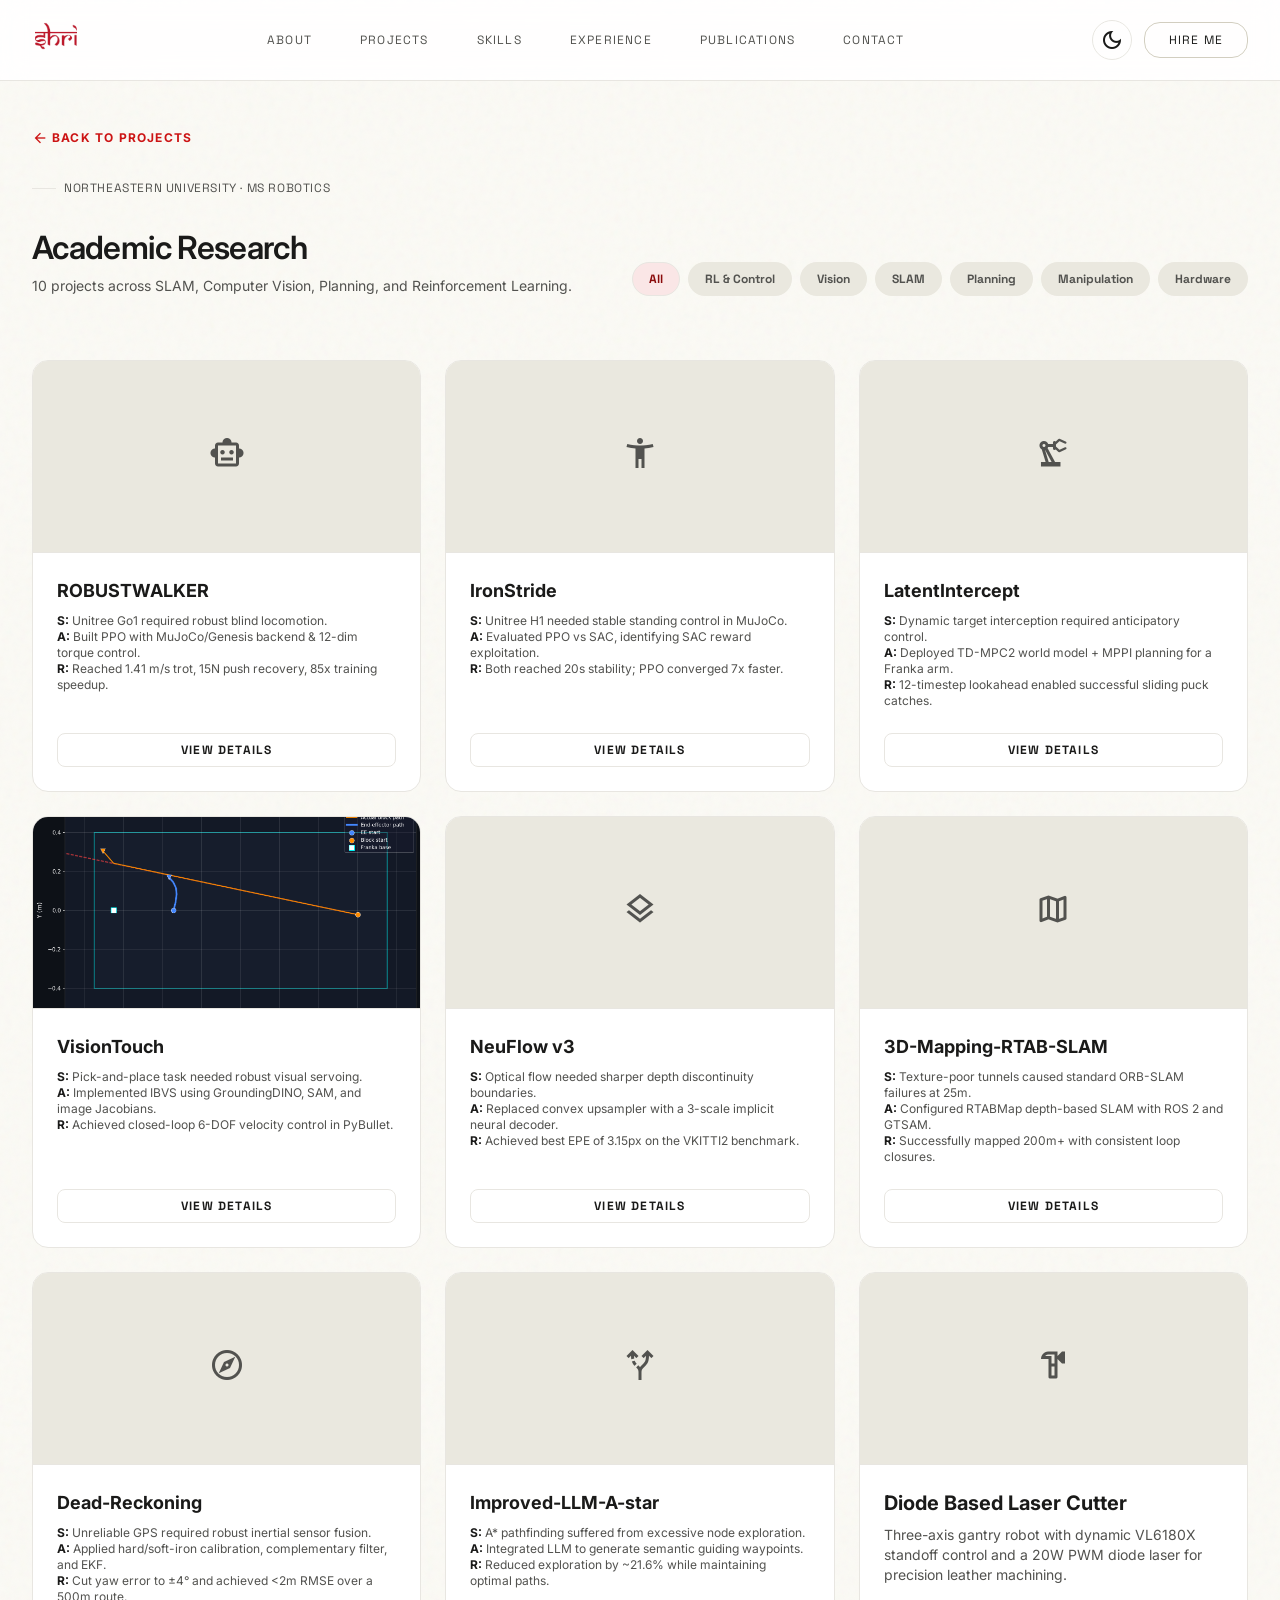
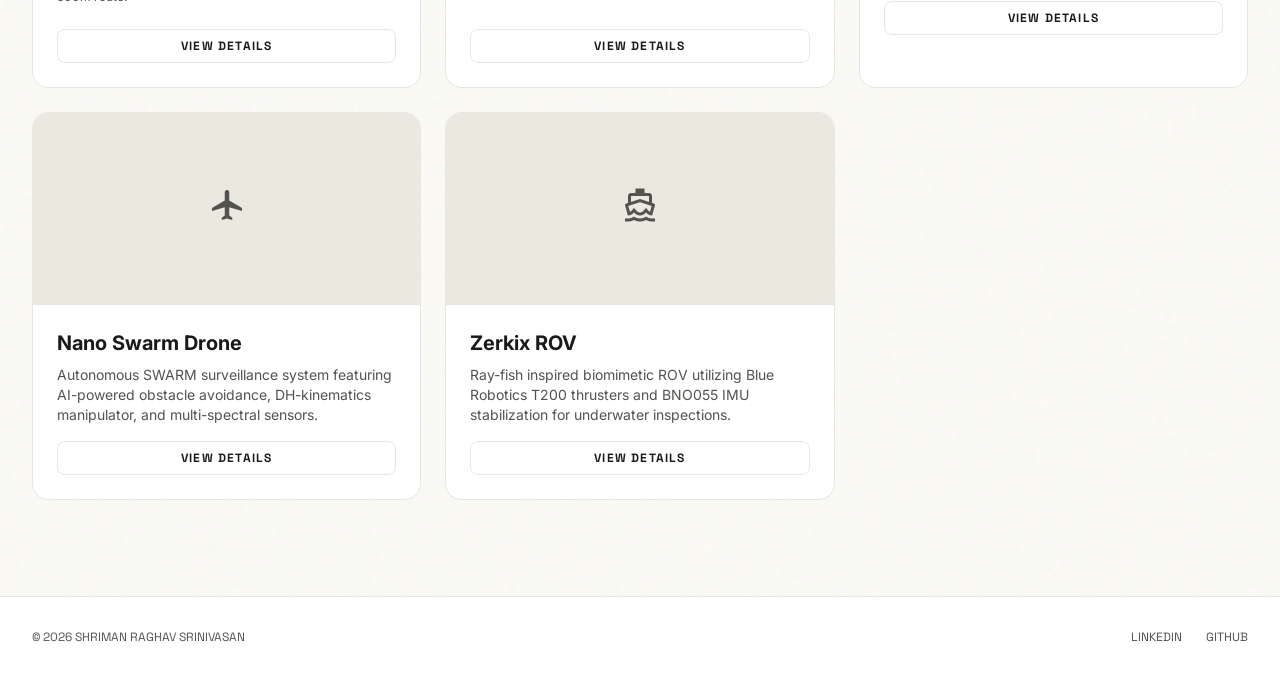
<file: academic.html>
<!DOCTYPE html>
<html lang="en" data-theme="light">
<head>
<meta charset="utf-8"/>
<meta name="viewport" content="width=device-width, initial-scale=1.0"/>
<title>Academic Research | Shriman Raghav Srinivasan</title>
<meta name="description" content="Academic robotics, AI, and computer vision projects."/>
<link rel="preconnect" href="https://fonts.googleapis.com"/>
<link rel="preconnect" href="https://fonts.gstatic.com" crossorigin/>
<link href="https://fonts.googleapis.com/css2?family=Inter:wght@400;600;700&family=Space+Grotesk:wght@500&display=swap" rel="stylesheet"/>
<link href="https://fonts.googleapis.com/css2?family=Material+Symbols+Outlined:wght,FILL@100..700,0..1&display=swap" rel="stylesheet"/>
<link rel="stylesheet" href="shared.css"/>
<link rel="stylesheet" href="tailwind.css" />

  <!-- Open Graph / Social Meta Tags -->
  <meta property="og:type" content="website" />
  <meta property="og:title" content="Shriman Raghav Srinivasan | Robotics &amp; Manufacturing Engineer" />
  <meta property="og:description" content="Manufacturing Engineer at Tesla Fremont. M.S. Robotics, Northeastern, graduated August 2026. Bridging autonomous systems and production-ready manufacturing." />
  <meta property="og:image" content="images/shriman_portfolio.png" />
  <meta name="twitter:card" content="summary_large_image" />
  <meta name="twitter:title" content="Shriman Raghav Srinivasan | Robotics &amp; Manufacturing Engineer" />
  <meta name="twitter:description" content="Manufacturing Engineer at Tesla Fremont. M.S. Robotics, Northeastern, graduated August 2026. Bridging autonomous systems and production-ready manufacturing." />
  <meta name="twitter:image" content="images/shriman_portfolio.png" />


  <!-- Favicon -->
  <link rel="icon" type="image/png" href="images/favicon.png" />

  <!-- Google tag (gtag.js) - Placeholder -->
  <script async src="https://www.googletagmanager.com/gtag/js?id=G-J4THJSZZJP"></script>
  <script>
    window.dataLayer = window.dataLayer || [];
    function gtag(){dataLayer.push(arguments);}
    gtag('js', new Date());
    gtag('config', 'G-J4THJSZZJP');
  </script>
</head>
<body class="font-inter antialiased flex flex-col min-h-screen">

<nav class="fixed top-0 w-full z-50 backdrop-blur-md" style="background-color: color-mix(in srgb, var(--surface) 85%, transparent); border-bottom: 1px solid var(--outline-variant);">
  <div class="max-w-[1600px] mx-auto flex justify-between items-center h-20 px-8">
    <a href="index.html" class="flex items-center"><img src="images/shri_logo.png" alt="Shri" class="h-10" style="object-fit: contain; clip-path: inset(0 3px);" /></a>
    <div class="hidden md:flex gap-12">
      <a href="index.html"      class="font-space text-[0.75rem] uppercase tracking-widest hover:text-primary transition-colors" style="color: var(--on-surface-variant);">About</a>
      <a href="projects.html"   class="font-space text-[0.75rem] uppercase tracking-widest hover:text-primary transition-colors" style="color: var(--on-surface-variant);">Projects</a>
      <a href="skills.html"     class="font-space text-[0.75rem] uppercase tracking-widest hover:text-primary transition-colors" style="color: var(--on-surface-variant);">Skills</a>
      <a href="experience.html" class="font-space text-[0.75rem] uppercase tracking-widest hover:text-primary transition-colors" style="color: var(--on-surface-variant);">Experience</a>
      <a href="publications.html"   class="font-space text-[0.75rem] uppercase tracking-widest hover:text-primary transition-colors" style="color: var(--on-surface-variant);">Publications</a>
      <a href="contact.html" class="font-space text-[0.75rem] uppercase tracking-widest hover:text-primary transition-colors" style="color: var(--on-surface-variant);">Contact</a>
    </div>
    <div class="flex items-center gap-3">
      <button id="theme-toggle" class="w-10 h-10 rounded-full flex items-center justify-center border transition-colors hover:bg-surface-container" style="border-color: var(--outline-variant); color: var(--on-surface);">
        <span class="material-symbols-outlined" id="theme-icon">dark_mode</span>
      </button>
      <a href="assets/resumes/General_Manufacturing.pdf" target="_blank" class="hidden md:block border px-6 py-2 rounded-lg font-space text-[0.75rem] uppercase tracking-widest hover:bg-surface-container transition-colors" style="border-color: var(--outline); color: var(--on-surface);">Hire Me</a>
      <button id="mobile-menu-toggle" class="md:hidden w-10 h-10 rounded-full flex items-center justify-center border transition-colors" style="border-color: var(--outline-variant); color: var(--on-surface);">
        <span class="material-symbols-outlined" id="mobile-menu-icon">menu</span>
      </button>
    </div>
  </div>
  <div id="mobile-menu" class="mobile-nav-drawer md:hidden" style="background-color: var(--surface); border-top: 1px solid var(--outline-variant);">
    <div class="max-w-[1600px] mx-auto px-8 py-6 flex flex-col gap-5">
      <a href="index.html"      class="font-space text-sm uppercase tracking-widest" style="color: var(--on-surface-variant);">About</a>
      <a href="projects.html"   class="font-space text-sm uppercase tracking-widest" style="color: var(--on-surface-variant);">Projects</a>
      <a href="skills.html"     class="font-space text-sm uppercase tracking-widest" style="color: var(--on-surface-variant);">Skills</a>
      <a href="experience.html" class="font-space text-sm uppercase tracking-widest" style="color: var(--on-surface-variant);">Experience</a>
      <a href="publications.html" class="font-space text-sm uppercase tracking-widest" style="color: var(--on-surface-variant);">Publications</a>
      <a href="contact.html" class="font-space text-[0.75rem] uppercase tracking-widest hover:text-primary transition-colors" style="color: var(--on-surface-variant);">Contact</a>
      <a href="assets/resumes/General_Manufacturing.pdf" target="_blank" class="font-space text-sm uppercase tracking-widest font-bold" style="color: var(--secondary);">Hire Me →</a>
    </div>
  </div>
</nav>

<main class="max-w-[1600px] mx-auto px-8 pt-32 pb-24 flex flex-col gap-16">

  <!-- Header -->
  <section>
    <a href="projects.html" class="inline-flex items-center gap-1 text-[0.75rem] font-bold uppercase tracking-widest mb-8 hover:underline" style="color: var(--secondary);"><span class="material-symbols-outlined text-[1rem]">arrow_back</span> Back to Projects</a>
    <div class="section-label mb-8">Northeastern University · MS Robotics</div>
    <div class="flex flex-col md:flex-row justify-between items-start md:items-end gap-6">
      <div>
        <h1 class="text-headline-md mb-2" style="color: var(--on-background);">Academic Research</h1>
        <p class="text-body-sm" style="color: var(--on-surface-variant);">10 projects across SLAM, Computer Vision, Planning, and Reinforcement Learning.</p>
      </div>
      <div class="flex gap-2 flex-wrap">
        <button class="chip active px-4 py-2 rounded-full text-xs font-space font-bold transition-colors" data-filter="all">All</button>
        <button class="chip px-4 py-2 rounded-full text-xs font-space font-bold transition-colors" data-filter="rl">RL &amp; Control</button>
        <button class="chip px-4 py-2 rounded-full text-xs font-space font-bold transition-colors" data-filter="vision">Vision</button>
        <button class="chip px-4 py-2 rounded-full text-xs font-space font-bold transition-colors" data-filter="slam">SLAM</button>
        <button class="chip px-4 py-2 rounded-full text-xs font-space font-bold transition-colors" data-filter="planning">Planning</button>
        <button class="chip px-4 py-2 rounded-full text-xs font-space font-bold transition-colors" data-filter="manipulation">Manipulation</button>
        <button class="chip px-4 py-2 rounded-full text-xs font-space font-bold transition-colors" data-filter="hardware">Hardware</button>
      </div>
    </div>
  </section>

  <!-- Projects Grid -->
  <section class="grid grid-cols-1 md:grid-cols-2 lg:grid-cols-3 gap-6">

    <div class="project-item bento-card flex flex-col overflow-hidden" data-category="rl">
      <img src="https://raw.githubusercontent.com/shrirag10/ROBUSTWALKER/main/assets/go1_trotting.png" alt="ROBUSTWALKER" class="h-48 w-full object-cover border-b" style="border-color: var(--outline-variant);" onerror="this.outerHTML='<div class=\'h-48 w-full bg-surface-container flex items-center justify-center p-6 text-center border-b\' style=\'border-color: var(--outline-variant);\'><span class=\'material-symbols-outlined text-4xl mb-2\' style=\'color: var(--on-surface-variant);\'>smart_toy</span></div>'"/>
      <div class="p-6 flex flex-col flex-grow">
        <h3 class="text-lg font-bold mb-2" style="color: var(--on-surface);">ROBUSTWALKER</h3>
        <div class="text-xs mb-6 flex-grow space-y-1" style="color: var(--on-surface-variant);">
          <div><strong style="color: var(--on-surface);">S:</strong> Unitree Go1 required robust blind locomotion.</div>
          <div><strong style="color: var(--on-surface);">A:</strong> Built PPO with MuJoCo/Genesis backend & 12-dim torque control.</div>
          <div><strong style="color: var(--on-surface);">R:</strong> Reached 1.41 m/s trot, 15N push recovery, 85x training speedup.</div>
        </div>
        <button class="view-details w-full py-2 rounded border text-xs font-space uppercase font-bold tracking-widest hover:bg-surface-container transition-colors" style="border-color: var(--outline-variant); color: var(--on-surface);" data-id="robustwalker">View Details</button>
      </div>
    </div>

    <div class="project-item bento-card flex flex-col overflow-hidden" data-category="rl">
      <img src="https://raw.githubusercontent.com/shrirag10/IronStride/master/results/ppo_vs_sac_comparison.gif" alt="IronStride" class="h-48 w-full object-cover border-b" style="border-color: var(--outline-variant);" onerror="this.outerHTML='<div class=\'h-48 w-full bg-surface-container flex items-center justify-center p-6 text-center border-b\' style=\'border-color: var(--outline-variant);\'><span class=\'material-symbols-outlined text-4xl mb-2\' style=\'color: var(--on-surface-variant);\'>accessibility_new</span></div>'"/>
      <div class="p-6 flex flex-col flex-grow">
        <h3 class="text-lg font-bold mb-2" style="color: var(--on-surface);">IronStride</h3>
        <div class="text-xs mb-6 flex-grow space-y-1" style="color: var(--on-surface-variant);">
          <div><strong style="color: var(--on-surface);">S:</strong> Unitree H1 needed stable standing control in MuJoCo.</div>
          <div><strong style="color: var(--on-surface);">A:</strong> Evaluated PPO vs SAC, identifying SAC reward exploitation.</div>
          <div><strong style="color: var(--on-surface);">R:</strong> Both reached 20s stability; PPO converged 7x faster.</div>
        </div>
        <button class="view-details w-full py-2 rounded border text-xs font-space uppercase font-bold tracking-widest hover:bg-surface-container transition-colors" style="border-color: var(--outline-variant); color: var(--on-surface);" data-id="ironstride">View Details</button>
      </div>
    </div>

    <div class="project-item bento-card flex flex-col overflow-hidden" data-category="manipulation">
      <img src="https://raw.githubusercontent.com/shrirag10/LatentIntercept/main/videos/trained_1m_demo.gif" alt="LatentIntercept" class="h-48 w-full object-cover border-b" style="border-color: var(--outline-variant);" onerror="this.outerHTML='<div class=\'h-48 w-full bg-surface-container flex items-center justify-center p-6 text-center border-b\' style=\'border-color: var(--outline-variant);\'><span class=\'material-symbols-outlined text-4xl mb-2\' style=\'color: var(--on-surface-variant);\'>precision_manufacturing</span></div>'"/>
      <div class="p-6 flex flex-col flex-grow">
        <h3 class="text-lg font-bold mb-2" style="color: var(--on-surface);">LatentIntercept</h3>
        <div class="text-xs mb-6 flex-grow space-y-1" style="color: var(--on-surface-variant);">
          <div><strong style="color: var(--on-surface);">S:</strong> Dynamic target interception required anticipatory control.</div>
          <div><strong style="color: var(--on-surface);">A:</strong> Deployed TD-MPC2 world model + MPPI planning for a Franka arm.</div>
          <div><strong style="color: var(--on-surface);">R:</strong> 12-timestep lookahead enabled successful sliding puck catches.</div>
        </div>
        <button class="view-details w-full py-2 rounded border text-xs font-space uppercase font-bold tracking-widest hover:bg-surface-container transition-colors" style="border-color: var(--outline-variant); color: var(--on-surface);" data-id="latentintercept">View Details</button>
      </div>
    </div>

    <div class="project-item bento-card flex flex-col overflow-hidden" data-category="manipulation">
      <img src="images/latentintercept.png" alt="VisionTouch" class="h-48 w-full object-cover border-b" style="border-color: var(--outline-variant);" onerror="this.outerHTML='<div class=\'h-48 w-full bg-surface-container flex items-center justify-center p-6 text-center border-b\' style=\'border-color: var(--outline-variant);\'><span class=\'material-symbols-outlined text-4xl mb-2\' style=\'color: var(--on-surface-variant);\'>visibility</span></div>'"/>
      <div class="p-6 flex flex-col flex-grow">
        <h3 class="text-lg font-bold mb-2" style="color: var(--on-surface);">VisionTouch</h3>
        <div class="text-xs mb-6 flex-grow space-y-1" style="color: var(--on-surface-variant);">
          <div><strong style="color: var(--on-surface);">S:</strong> Pick-and-place task needed robust visual servoing.</div>
          <div><strong style="color: var(--on-surface);">A:</strong> Implemented IBVS using GroundingDINO, SAM, and image Jacobians.</div>
          <div><strong style="color: var(--on-surface);">R:</strong> Achieved closed-loop 6-DOF velocity control in PyBullet.</div>
        </div>
        <button class="view-details w-full py-2 rounded border text-xs font-space uppercase font-bold tracking-widest hover:bg-surface-container transition-colors" style="border-color: var(--outline-variant); color: var(--on-surface);" data-id="visiontouch">View Details</button>
      </div>
    </div>

    <div class="project-item bento-card flex flex-col overflow-hidden" data-category="vision">
      <img src="https://raw.githubusercontent.com/shrirag10/Neuflowv3/main/results/readme_vis/vkitti_scene18_0.png" alt="NeuFlow v3" class="h-48 w-full object-cover border-b" style="border-color: var(--outline-variant);" onerror="this.outerHTML='<div class=\'h-48 w-full bg-surface-container flex items-center justify-center p-6 text-center border-b\' style=\'border-color: var(--outline-variant);\'><span class=\'material-symbols-outlined text-4xl mb-2\' style=\'color: var(--on-surface-variant);\'>layers</span></div>'"/>
      <div class="p-6 flex flex-col flex-grow">
        <h3 class="text-lg font-bold mb-2" style="color: var(--on-surface);">NeuFlow v3</h3>
        <div class="text-xs mb-6 flex-grow space-y-1" style="color: var(--on-surface-variant);">
          <div><strong style="color: var(--on-surface);">S:</strong> Optical flow needed sharper depth discontinuity boundaries.</div>
          <div><strong style="color: var(--on-surface);">A:</strong> Replaced convex upsampler with a 3-scale implicit neural decoder.</div>
          <div><strong style="color: var(--on-surface);">R:</strong> Achieved best EPE of 3.15px on the VKITTI2 benchmark.</div>
        </div>
        <button class="view-details w-full py-2 rounded border text-xs font-space uppercase font-bold tracking-widest hover:bg-surface-container transition-colors" style="border-color: var(--outline-variant); color: var(--on-surface);" data-id="neuflowv3">View Details</button>
      </div>
    </div>

    <div class="project-item bento-card flex flex-col overflow-hidden" data-category="slam">
      <img src="https://static.wixstatic.com/media/a72d75_56bacdb7c72b4a48a732a3eee1fd01d9~mv2.png" alt="3D Mapping RTAB SLAM" class="h-48 w-full object-cover border-b" style="border-color: var(--outline-variant);" onerror="this.outerHTML='<div class=\'h-48 w-full bg-surface-container flex items-center justify-center p-6 text-center border-b\' style=\'border-color: var(--outline-variant);\'><span class=\'material-symbols-outlined text-4xl mb-2\' style=\'color: var(--on-surface-variant);\'>map</span></div>'"/>
      <div class="p-6 flex flex-col flex-grow">
        <h3 class="text-lg font-bold mb-2" style="color: var(--on-surface);">3D-Mapping-RTAB-SLAM</h3>
        <div class="text-xs mb-6 flex-grow space-y-1" style="color: var(--on-surface-variant);">
          <div><strong style="color: var(--on-surface);">S:</strong> Texture-poor tunnels caused standard ORB-SLAM failures at 25m.</div>
          <div><strong style="color: var(--on-surface);">A:</strong> Configured RTABMap depth-based SLAM with ROS 2 and GTSAM.</div>
          <div><strong style="color: var(--on-surface);">R:</strong> Successfully mapped 200m+ with consistent loop closures.</div>
        </div>
        <button class="view-details w-full py-2 rounded border text-xs font-space uppercase font-bold tracking-widest hover:bg-surface-container transition-colors" style="border-color: var(--outline-variant); color: var(--on-surface);" data-id="rtab">View Details</button>
      </div>
    </div>

    <div class="project-item bento-card flex flex-col overflow-hidden" data-category="slam">
      <img src="https://static.wixstatic.com/media/a72d75_cfe147392e7b40759488c2798056682f~mv2.png" alt="Dead Reckoning" class="h-48 w-full object-cover border-b" style="border-color: var(--outline-variant);" onerror="this.outerHTML='<div class=\'h-48 w-full bg-surface-container flex items-center justify-center p-6 text-center border-b\' style=\'border-color: var(--outline-variant);\'><span class=\'material-symbols-outlined text-4xl mb-2\' style=\'color: var(--on-surface-variant);\'>explore</span></div>'"/>
      <div class="p-6 flex flex-col flex-grow">
        <h3 class="text-lg font-bold mb-2" style="color: var(--on-surface);">Dead-Reckoning</h3>
        <div class="text-xs mb-6 flex-grow space-y-1" style="color: var(--on-surface-variant);">
          <div><strong style="color: var(--on-surface);">S:</strong> Unreliable GPS required robust inertial sensor fusion.</div>
          <div><strong style="color: var(--on-surface);">A:</strong> Applied hard/soft-iron calibration, complementary filter, and EKF.</div>
          <div><strong style="color: var(--on-surface);">R:</strong> Cut yaw error to ±4° and achieved &lt;2m RMSE over a 500m route.</div>
        </div>
        <button class="view-details w-full py-2 rounded border text-xs font-space uppercase font-bold tracking-widest hover:bg-surface-container transition-colors" style="border-color: var(--outline-variant); color: var(--on-surface);" data-id="deadreckoning">View Details</button>
      </div>
    </div>

    <div class="project-item bento-card flex flex-col overflow-hidden" data-category="planning">
      <div class="h-48 w-full bg-surface-container flex items-center justify-center p-6 text-center border-b" style="border-color: var(--outline-variant);">
        <span class="material-symbols-outlined text-4xl mb-2" style="color: var(--on-surface-variant);">alt_route</span>
      </div>
      <div class="p-6 flex flex-col flex-grow">
        <h3 class="text-lg font-bold mb-2" style="color: var(--on-surface);">Improved-LLM-A-star</h3>
        <div class="text-xs mb-6 flex-grow space-y-1" style="color: var(--on-surface-variant);">
          <div><strong style="color: var(--on-surface);">S:</strong> A* pathfinding suffered from excessive node exploration.</div>
          <div><strong style="color: var(--on-surface);">A:</strong> Integrated LLM to generate semantic guiding waypoints.</div>
          <div><strong style="color: var(--on-surface);">R:</strong> Reduced exploration by ~21.6% while maintaining optimal paths.</div>
        </div>
        <button class="view-details w-full py-2 rounded border text-xs font-space uppercase font-bold tracking-widest hover:bg-surface-container transition-colors" style="border-color: var(--outline-variant); color: var(--on-surface);" data-id="llmastar">View Details</button>
      </div>
    </div>

    <div class="project-item bento-card flex flex-col overflow-hidden" data-category="hardware">
      <img src="https://static.wixstatic.com/media/a72d75_ea63948a7b7f4c4a85e76c1300180a24~mv2.jpg" alt="Diode Laser Cutter" class="h-48 w-full object-cover border-b" style="border-color: var(--outline-variant);" onerror="this.outerHTML='<div class=\'h-48 w-full bg-surface-container flex items-center justify-center p-6 text-center border-b\' style=\'border-color: var(--outline-variant);\'><span class=\'material-symbols-outlined text-4xl mb-2\' style=\'color: var(--on-surface-variant);\'>hardware</span></div>'"/>
      <div class="p-6 flex flex-col flex-grow">
        <h3 class="font-bold text-xl mb-2" style="color: var(--on-surface);">Diode Based Laser Cutter</h3>
        <p class="text-sm mb-4" style="color: var(--on-surface-variant);">
          Three-axis gantry robot with dynamic VL6180X standoff control and a 20W PWM diode laser for precision leather machining.
        </p>
        <button class="view-details w-full py-2 rounded border text-xs font-space uppercase font-bold tracking-widest hover:bg-surface-container transition-colors" style="border-color: var(--outline-variant); color: var(--on-surface);" data-id="lasercutter">View Details</button>
      </div>
    </div>

    <div class="project-item bento-card flex flex-col overflow-hidden" data-category="hardware">
      <img src="https://static.wixstatic.com/media/a72d75_a5d188a22e84496ea9904b5a7ab19840~mv2.jpg" alt="Nano Swarm Drone" class="h-48 w-full object-cover border-b" style="border-color: var(--outline-variant);" onerror="this.outerHTML='<div class=\'h-48 w-full bg-surface-container flex items-center justify-center p-6 text-center border-b\' style=\'border-color: var(--outline-variant);\'><span class=\'material-symbols-outlined text-4xl mb-2\' style=\'color: var(--on-surface-variant);\'>flight</span></div>'"/>
      <div class="p-6 flex flex-col flex-grow">
        <h3 class="font-bold text-xl mb-2" style="color: var(--on-surface);">Nano Swarm Drone</h3>
        <p class="text-sm mb-4" style="color: var(--on-surface-variant);">
          Autonomous SWARM surveillance system featuring AI-powered obstacle avoidance, DH-kinematics manipulator, and multi-spectral sensors.
        </p>
        <button class="view-details w-full py-2 rounded border text-xs font-space uppercase font-bold tracking-widest hover:bg-surface-container transition-colors" style="border-color: var(--outline-variant); color: var(--on-surface);" data-id="nanodrone">View Details</button>
      </div>
    </div>

    <div class="project-item bento-card flex flex-col overflow-hidden" data-category="hardware">
      <img src="https://static.wixstatic.com/media/a72d75_2e456d120c5849bd989d7cb2943d25ae~mv2.jpeg" alt="Zerkix ROV" class="h-48 w-full object-cover border-b" style="border-color: var(--outline-variant);" onerror="this.outerHTML='<div class=\'h-48 w-full bg-surface-container flex items-center justify-center p-6 text-center border-b\' style=\'border-color: var(--outline-variant);\'><span class=\'material-symbols-outlined text-4xl mb-2\' style=\'color: var(--on-surface-variant);\'>directions_boat</span></div>'"/>
      <div class="p-6 flex flex-col flex-grow">
        <h3 class="font-bold text-xl mb-2" style="color: var(--on-surface);">Zerkix ROV</h3>
        <p class="text-sm mb-4" style="color: var(--on-surface-variant);">
          Ray-fish inspired biomimetic ROV utilizing Blue Robotics T200 thrusters and BNO055 IMU stabilization for underwater inspections.
        </p>
        <button class="view-details w-full py-2 rounded border text-xs font-space uppercase font-bold tracking-widest hover:bg-surface-container transition-colors" style="border-color: var(--outline-variant); color: var(--on-surface);" data-id="zerkixrov">View Details</button>
      </div>
    </div>

  </section>

</main>

<!-- Modal -->
<div id="project-modal" class="fixed inset-0 z-[100] items-center justify-center p-4 bg-black/50 backdrop-blur-sm" style="display: none;">
  <div class="bg-surface w-full max-w-3xl rounded-xl border flex flex-col overflow-hidden shadow-2xl relative" style="border-color: var(--outline-variant); max-height: 90vh;">
    <button id="close-modal" class="absolute top-4 right-4 w-8 h-8 flex items-center justify-center rounded-full bg-black/50 text-white hover:bg-black/80 transition-colors z-10">
      <span class="material-symbols-outlined text-sm">close</span>
    </button>
    <div id="modal-media-container" class="w-full h-72 bg-surface-container flex-shrink-0 relative"></div>
    <div class="p-8 overflow-y-auto flex flex-col gap-6">
      <div>
        <h2 id="modal-title" class="text-3xl font-serif font-bold mb-3" style="color: var(--on-background);"></h2>
        <div id="modal-tags" class="flex flex-wrap gap-2 mb-4"></div>
      </div>
      
      <div>
        <h3 class="font-space text-xs uppercase tracking-widest font-bold mb-3" style="color: var(--secondary);">Overview</h3>
        <div id="modal-desc" class="text-sm leading-relaxed" style="color: var(--on-surface-variant);"></div>
      </div>

      <div>
        <h3 class="font-space text-xs uppercase tracking-widest font-bold mb-3" style="color: var(--secondary);">Key Results</h3>
        <ul id="modal-results" class="list-disc pl-5 text-sm space-y-2" style="color: var(--on-surface-variant);"></ul>
      </div>

      <div class="pt-4 border-t mt-2" style="border-color: var(--outline-variant);">
        <a id="modal-link" href="#" target="_blank" class="inline-flex px-6 py-3 rounded font-space text-xs uppercase tracking-widest transition-transform active:scale-95 items-center gap-2 font-bold" style="background-color: var(--primary); color: var(--on-primary); display:none;">
          View Repository <span class="material-symbols-outlined text-[1rem]">arrow_forward</span>
        </a>
      </div>
    </div>
  </div>
</div>

<footer class="py-8 border-t mt-auto" style="border-color: var(--outline-variant); background-color: var(--surface);">
  <div class="max-w-[1600px] mx-auto px-8 flex justify-between items-center text-xs font-space uppercase" style="color: var(--on-surface-variant);">
    <div>© 2026 Shriman Raghav Srinivasan</div>
    <div class="flex gap-6">
      <a href="https://linkedin.com/in/shriman-raghav" target="_blank" class="hover:underline">LinkedIn</a>
      <a href="https://github.com/shrirag10" target="_blank" class="hover:underline">GitHub</a>
    </div>
  </div>
</footer>
<script>
window.PROJECT_DATA = {
  "robustwalker": {
    "title": "ROBUSTWALKER",
    "desc": "<p class='mb-4'><strong class='text-on-surface'>Situation:</strong> Quadruped robots fail catastrophically in visually occluded environments - smoke, darkness, dust - where cameras and LiDAR lose tracking. The Go1 quadruped had no fallback for perception-denied scenarios. Most commercial locomotion stacks were camera-dependent, making them brittle in real industrial deployments where sensor occlusion is common.</p><p class='mb-4'><strong class='text-on-surface'>Task:</strong> Train a fully proprioceptive locomotion policy for the Unitree Go1 that tracks a commanded velocity purely from joint encoders and IMU - no cameras, no LiDAR, no exteroceptive sensing of any kind. The policy had to generalize across terrain types and resist 15N external pushes without recovery assistance.</p><p class='mb-4'><strong class='text-on-surface'>Action:</strong> Implemented PPO with a 57-dimensional proprioceptive observation vector (joint positions, velocities, torques, IMU orientation/angular velocity, command vector) and a 12-dimensional joint torque action space. Built a dual-backend training pipeline: MuJoCo for high-fidelity per-step debugging, Genesis (GPU-parallelized) for scale. Reward function penalized torque norm, foot slip, body pitch/roll deviation, and energy use; rewarded linear velocity tracking and base height stability. Applied domain randomization across friction coefficients, payload, actuator delays, and terrain slope to bridge sim-to-real.</p><p><strong class='text-on-surface'>Result:</strong> Policy converged to a stable 1.41 m/s diagonal trot, maintaining 20-second uninterrupted episodes. Recovered from 15N lateral pushes without falling. Genesis backend delivered 85x training throughput (2,000 → 169,000 steps/sec), compressing 20 hours of MuJoCo training to 14 minutes. MLP policy [256, 256] ran at 50 Hz on-board - well within real-time constraints.</p>",
    "img": "https://raw.githubusercontent.com/shrirag10/ROBUSTWALKER/main/assets/go1_trotting.png",
    "video": "https://raw.githubusercontent.com/shrirag10/ROBUSTWALKER/videos/go1_2min_demo.mp4",
    "link": "https://github.com/shrirag10/ROBUSTWALKER"
  },
  "ironstride": {
    "title": "IronStride",
    "desc": "<p class='mb-4'><strong class='text-on-surface'>Situation:</strong> Bipedal humanoid standing control is one of the hardest benchmarks for RL algorithms - 37 DoF, contact-rich dynamics, and a sparse reward landscape that makes naive exploration fail catastrophically. There was no rigorous head-to-head comparison of PPO versus SAC specifically on this task class, so teams choosing algorithms for humanoid projects lacked empirical guidance on sample efficiency vs. stability tradeoffs.</p><p class='mb-4'><strong class='text-on-surface'>Task:</strong> Systematically benchmark PPO (on-policy) versus SAC (off-policy) for upright standing and balance recovery on the Unitree H1 humanoid in MuJoCo. Measure convergence speed, policy entropy curves, stability, and final episode length - not just a single metric.</p><p class='mb-4'><strong class='text-on-surface'>Action:</strong> Implemented both algorithms with matched network architecture (MLP [256, 256]) and tuned reward functions independently - reward shaping was critical since naive height-only rewards caused both algorithms to learn kneeling as a locally stable solution. For PPO: clipped surrogate objective, GAE advantage estimation, entropy bonus. For SAC: automatic temperature tuning, twin Q-networks, soft updates. Instrumented training with reward component breakdown, value loss, and policy entropy logged to TensorBoard. Ran both to convergence (PPO: 2.5 hrs, SAC: 17 hrs) tracking when stable 20-second episodes first appeared.</p><p><strong class='text-on-surface'>Result:</strong> PPO converged 7x faster to stable upright standing (2.5 vs. 17 hours). SAC discovered a reward loophole - learning to kneel rather than stand - exposing a critical weakness in off-policy exploration for contact-rich tasks with sparse terminal conditions. After reward engineering, both achieved 20-second stable standing episodes. Benchmark results directly inform algorithm selection for future humanoid locomotion work.</p>",
    "img": "https://raw.githubusercontent.com/shrirag10/IronStride/master/results/ppo_vs_sac_benchmark.png",
    "gif": "https://raw.githubusercontent.com/shrirag10/IronStride/master/results/ppo_vs_sac_comparison.gif",
    "link": "https://github.com/shrirag10/IronStride"
  },
  "latentintercept": {
    "title": "LatentIntercept",
    "desc": "<p class='mb-4'><strong class='text-on-surface'>Situation:</strong> Reactive robotic controllers - those that respond only to current sensor readings - are fundamentally limited for catching fast-moving objects. A sliding air-hockey puck decelerates non-linearly under friction; by the time a purely reactive controller commands a move, the puck has already passed the intercept window. Predicting future states requires a world model, not just a policy.</p><p class='mb-4'><strong class='text-on-surface'>Task:</strong> Train a 7-DOF Franka Emika arm to anticipatorily intercept a sliding block using predictive planning rather than reactive tracking. The agent must learn a latent dynamics model of the puck and use it to plan intercept trajectories 12 timesteps ahead - approximately 1.2 seconds of lookahead.</p><p class='mb-4'><strong class='text-on-surface'>Action:</strong> Deployed TD-MPC2 (Temporal Difference - Model Predictive Control) inside the Genesis simulator. TD-MPC2 jointly learns a latent world model and a model-predictive value function, enabling MPPI (Model Predictive Path Integral) planning over hundreds of sampled trajectories at each timestep. Trained zero-shot (no pre-training on catch tasks) and then fine-tuned with 1M environment steps. Compared zero-shot generalization against trained policy across puck launch speeds of 500, 700, and 1000 mm/s.</p><p><strong class='text-on-surface'>Result:</strong> 12-timestep lookahead enabled consistent anticipatory interception across all speed conditions tested. Trained policy outperformed zero-shot baseline on high-speed trajectories (1000 mm/s). GIF demos show clean intercepts where the arm positions 200–300ms before puck arrival - impossible with reactive control alone. Genesis sim ran 50+ parallel environments simultaneously, making 1M steps tractable in under 2 hours.</p>",
    "img": "https://raw.githubusercontent.com/shrirag10/LatentIntercept/main/videos/trained_1m_demo.gif",
    "gif": "https://raw.githubusercontent.com/shrirag10/LatentIntercept/main/videos/trained_1m_catch.gif",
    "link": "https://github.com/shrirag10/LatentIntercept"
  },
  "visiontouch": {
    "title": "VisionTouch",
    "desc": "<p class='mb-4'><strong class='text-on-surface'>Situation:</strong> Open-loop pick-and-place fails the moment an object shifts from its expected pose by even a few millimeters - a reality in any unstructured workspace. Standard depth-camera pose estimation drifts under lighting changes and is brittle to partially occluded objects. A closed-loop visual controller that continuously corrects its approach using raw pixel feedback was needed.</p><p class='mb-4'><strong class='text-on-surface'>Task:</strong> Implement Image-Based Visual Servoing (IBVS) for a Franka Panda robot in PyBullet simulation. The controller must drive end-effector velocity purely from 2D image feature errors - no explicit 3D pose estimate - using four wrist-camera feature points that converge to target positions at grasp.</p><p class='mb-4'><strong class='text-on-surface'>Action:</strong> Formulated the image Jacobian (interaction matrix) mapping 2D pixel-space error to 6-DOF end-effector velocity commands in Cartesian space. Implemented four detection backends with identical interface: ground-truth bounding box, color-histogram tracking, GroundingDINO (zero-shot text-prompted detection), and SAM (Segment Anything Model for mask centroid). Exposed all four via a config flag for controlled comparison. Integrated with ROS 2 for RViz visualization of servoing trajectories and segmentation overlays. Diagnosed and fixed an inverted velocity sign bug from the downward-facing wrist camera convention - the robot was initially fleeing the target (\"Fleeing Robot\" bug).</p><p><strong class='text-on-surface'>Result:</strong> All four detection modes converged to grasp with sub-pixel feature error at steady state. GroundingDINO backend enabled zero-shot object selection by text prompt - no training data required. SAM mode produced sub-pixel centroid accuracy even on partially occluded targets. The corrected velocity convention produced clean exponential feature-error convergence matching theoretical IBVS behavior.</p>",
    "img": "",
    "link": "https://github.com/shrirag10/VisionTouch"
  },
  "neuflowv3": {
    "title": "NeuFlow v3",
    "desc": "<p class='mb-4'><strong class='text-on-surface'>Situation:</strong> NeuFlow v2 uses a convex upsampling module that averages learned mixing weights over 9 coarse-resolution neighbors to produce full-resolution flow. This approach systematically blurs flow boundaries at depth discontinuities - moving object edges - which is exactly where accurate optical flow matters most for downstream tasks like visual odometry and depth estimation.</p><p class='mb-4'><strong class='text-on-surface'>Task:</strong> Design and integrate a superior upsampling module into NeuFlow v2 that recovers sharp flow boundaries at moving object edges without a prohibitive increase in inference time. Target evaluation: VKITTI2 benchmark End-Point Error (EPE), compared against baseline v2.</p><p class='mb-4'><strong class='text-on-surface'>Action:</strong> Replaced the convex upsampler with a custom implicit neural decoder inspired by InfiniDepth architecture. The decoder queries pixel coordinates as continuous inputs, samples encoder feature maps at three scales (shallow/texture, mid/structure, deep/semantic), and fuses them via a learned gated residual scheme. This allows the decoder to selectively amplify high-frequency boundary information from shallow layers while preserving global motion coherence from deep layers. Trained on FlyingThings3D and fine-tuned on VKITTI2. Ablated each fusion scale independently to validate contribution.</p><p><strong class='text-on-surface'>Result:</strong> Achieved Best EPE of 3.15 pixels on VKITTI2, outperforming the convex upsampler baseline. Visual inspection shows dramatically sharper flow boundaries at vehicle/background transitions. 3-scale fusion outperformed both 1-scale and 2-scale ablations, confirming all three feature resolutions contribute independently. Inference overhead was minimal - implicit decoder adds ~4ms per forward pass on an RTX 4060.</p>",
    "img": "https://raw.githubusercontent.com/shrirag10/Neuflowv3/main/results/readme_vis/vkitti_scene18_0.png",
    "link": "https://github.com/shrirag10/Neuflowv3"
  },
  "rtab": {
    "title": "3D-Mapping-RTAB-SLAM",
    "desc": "<p class='mb-4'><strong class='text-on-surface'>Situation:</strong> Northeastern University's underground tunnel system is a pathological SLAM environment: uniform concrete walls, near-zero visual texture, and long repeated corridors that cause feature-matching algorithms like ORB-SLAM to lose tracking within 30 seconds. Yet mobile robots must navigate these spaces for deliveries and maintenance - making it an ideal stress test for robust SLAM architectures.</p><p class='mb-4'><strong class='text-on-surface'>Task:</strong> Generate a drift-free 3D point cloud map of the tunnel system using a method that doesn't rely on visual feature matching. Evaluate whether RTABMap's depth-based graph SLAM could succeed where ORB-SLAM failed, and produce a map accurate enough for mobile robot localization.</p><p class='mb-4'><strong class='text-on-surface'>Action:</strong> Configured RTABMap with a ZED Mini stereo camera in ROS 2 Humble. RTABMap's loop closure relies on visual bag-of-words over depth descriptors rather than raw RGB features, making it significantly more robust in low-texture scenes. Tuned the memory management parameters (STM/WM/LTM thresholds) and loop closure minimum inlier count to reduce false positives in repeated corridor sections. Integrated GTSAM factor graph backend for pose graph optimization, reducing accumulated drift on long traversals. Streamed RGB-D point clouds and pose graph to RViz2 for real-time monitoring.</p><p><strong class='text-on-surface'>Result:</strong> Successfully mapped 200+ meters of tunnel corridor with consistent loop closure and no observable drift. ORB-SLAM baseline lost tracking at the first textured-to-untextured transition (~25 meters in). RTABMap map covered all major tunnel junctions with sub-20cm positional consistency at loop closure points. Point cloud resolution sufficient for 2D occupancy grid projection for AMR navigation.</p>",
    "img": "https://static.wixstatic.com/media/a72d75_56bacdb7c72b4a48a732a3eee1fd01d9~mv2.png",
    "link": "https://github.com/shrirag10/3D-Mapping-RTAB-SLAM"
  },
  "deadreckoning": {
    "title": "Dead-Reckoning",
    "desc": "<p class='mb-4'><strong class='text-on-surface'>Situation:</strong> GPS-dependent navigation fails inside buildings, tunnels, and dense urban canyons - exactly the environments where autonomous vehicles and AMRs operate. Pure IMU integration drifts due to accelerometer bias and gyroscope noise, making naive dead reckoning unusable beyond 30 seconds. A principled sensor fusion approach was needed to extend GPS-free positioning to minutes, not seconds.</p><p class='mb-4'><strong class='text-on-surface'>Task:</strong> Develop a dead reckoning system fusing IMU (accelerometer + gyroscope) and magnetometer data to maintain position and heading estimates during GPS outages. Achieve trajectory accuracy comparable to GPS ground truth over a 10-minute circular test route.</p><p class='mb-4'><strong class='text-on-surface'>Action:</strong> Implemented a complementary filter in MATLAB for yaw estimation - high-pass filtering gyroscope integration (drift-prone but responsive) and low-pass filtering magnetometer heading (stable but noisy). Performed hard-iron and soft-iron magnetometer calibration using an ellipsoid fitting algorithm to correct for magnetic distortion from vehicle electronics. Built an EKF layer for position estimation fusing wheel odometry (when available), IMU linear acceleration, and the complementary-filter yaw output. Validated against GPS ground truth using RMSE metrics over circular and straight-line trajectories.</p><p><strong class='text-on-surface'>Result:</strong> Post-calibration magnetometer yaw error reduced from ±35° to ±4° - 8x improvement from hard/soft-iron correction alone. Dead-reckoned trajectory matched GPS ground truth with under 2m RMSE over a 500m circular route. Yaw complementary filter outperformed pure gyro integration (which drifted 90° in 3 minutes) and pure magnetometer (which was noisy in 5 Hz bandwidth). Analysis plots from MATLAB available in the repo.</p>",
    "img": "https://static.wixstatic.com/media/a72d75_cfe147392e7b40759488c2798056682f~mv2.png",
    "link": "https://github.com/shrirag10/Dead-Reckoning"
  },
  "llmastar": {
    "title": "Improved-LLM-A-star",
    "desc": "<p class='mb-4'><strong class='text-on-surface'>Situation:</strong> Classical A* is computationally expensive on large, complex maps because it expands nodes exhaustively without high-level spatial reasoning. A human planner looking at a maze immediately identifies \"go through the door, then turn left\" - A* has no such semantic understanding, forcing it to explore dead ends. LLMs can reason about spatial layouts from text descriptions, suggesting them as heuristic enhancers rather than planners.</p><p class='mb-4'><strong class='text-on-surface'>Task:</strong> Evaluate whether LLM-generated intermediate waypoints can reduce A* node expansions on grid maps without sacrificing path optimality. Benchmark across 10x10 and 20x20 grids with varying obstacle density, comparing three prompting strategies: zero-shot, CoT, and RePE (Recursive Plan Evolution).</p><p class='mb-4'><strong class='text-on-surface'>Action:</strong> Implemented the hybrid planner: map serialized to ASCII grid text, fed to Mistral 7B via Ollama with structured prompts requesting N intermediate waypoints. A* then plans sequentially through waypoint subproblems instead of full grid. Benchmarked three prompting methods: zero-shot (direct waypoint request), CoT (reason step-by-step), RePE (iteratively refine waypoints based on prior A* partial solutions). Measured node expansions, waypoint accuracy (distance from optimal path), and total planning time across 50 randomized grid instances per size.</p><p><strong class='text-on-surface'>Result:</strong> RePE prompts generated the most actionable waypoints - 17.8% improvement in waypoint accuracy over zero-shot. Node expansions reduced by 23.4% on 10x10 grids and 21.6% on 20x20 grids vs. pure A*. Path optimality was preserved: all hybrid paths matched or exceeded pure A* solution quality. RePE outperformed CoT due to its iterative correction mechanism - the LLM sees where A* struggled and adjusts subsequent waypoint suggestions accordingly.</p>",
    "img": "",
    "link": "https://github.com/shrirag10/Improved-LLM-A-star"
  },
  "lasercutter": {
    "title": "Diode Based Laser Cutter",
    "description": "<div class='space-y-4'><p><strong>Situation:</strong> Small-scale leather manufacturing industries often rely on expensive, energy-intensive CO2 lasers or manual cutting, which leads to inconsistent quality, material wastage, and excessive carbonization of edges.</p><p><strong>Task:</strong> Engineer an adaptive, low-cost three-axis gantry robot laser cutter (600x400x100mm workspace) capable of dynamic standoff distance control, minimizing carbonization, and ensuring safe emission filtration.</p><p><strong>Action:</strong> Constructed a rigid modular gantry using T-slot 2020 aluminum extrusions and linear guide rails, driven by high-torque NEMA 17 steppers and a GRBL control board interfaced with a Raspberry Pi 4B. Integrated a 20W NEJE diode laser (450 nm) utilizing PWM for precise intensity control. Implemented dynamic Z-axis standoff adjustment using a VL6180X time-of-flight sensor to maintain consistent focal length over uneven leather surfaces. Designed a fully enclosed acrylic chassis with a dual-fan activated carbon and silica gel filtration system for safe operation.</p><p><strong>Result:</strong> The custom gantry achieved a maximum speed of 500 mm/s with 0.01 mm step resolution. The system delivered 40% higher production rates and a 15% decrease in material wastage compared to manual methods, while consuming 30% less power (90W total) than traditional CO2 lasers.</p></div>",
    "image": "https://static.wixstatic.com/media/c03632_1603ba0cf95a4f6bbd6a6234b655bb5d~mv2.png",
    "github": "https://github.com/shrirag10"
  },
  "nanodrone": {
    "title": "Nano Swarm Drone",
    "description": "<div class='space-y-4'><p><strong>Situation:</strong> Campus security and large-scale environmental monitoring typically rely on fixed CCTV networks that suffer from blind spots, lack dynamic tracking, and fail to provide immediate aerial situational awareness during emergencies.</p><p><strong>Task:</strong> Develop an autonomous drone surveillance system capable of synchronized multi-drone SWARM operations, AI-powered collision avoidance, and multi-spectral environmental data collection.</p><p><strong>Action:</strong> Designed a robust modular chassis utilizing lightweight 3.7V Li-ion batteries and advanced coreless motors. Developed custom forward and inverse kinematics using Denavit-Hartenberg (DH) parameters for a 3-DOF RRR manipulator arm used in targeted inspection tasks. Integrated a sensor payload including 12MP high-resolution cameras, thermal imaging, and multi-spectral sensors. Engineered a flight system utilizing GPS and IMU-based waypoint tracking, supplemented by ultrasonic sensors and machine vision algorithms for AI-powered obstacle detection and collision avoidance. Established SWARM communication protocols (Wi-Fi/Bluetooth) for synchronized multi-drone area coverage.</p><p><strong>Result:</strong> Delivered a scalable, autonomous drone network capable of accessing tight or slippery environments inaccessible to ground robots. The system successfully met stringent regulatory compliance for Job Safety Analysis and Remote Inspection Technologies, earning industry certification for campus security applications.</p></div>",
    "image": "https://static.wixstatic.com/media/c03632_1b44ec6576da41fbbd5a3ec6ba6b35d7~mv2.png",
    "github": "https://github.com/shrirag10"
  },
  "zerkixrov": {
    "title": "Zerkix ROV",
    "description": "<div class='space-y-4'><p><strong>Situation:</strong> Industrial underwater pipeline inspections and marine research require highly maneuverable, hydrodynamically efficient vehicles capable of withstanding turbulent currents and deep pressures without excessive power drain.</p><p><strong>Task:</strong> Engineer a 10 kg biomimetic Remotely Operated Vehicle (ROV) inspired by the ray fish to minimize drag, maximize energy efficiency, and deliver high-resolution dual-camera telemetry from depths up to 50 meters.</p><p><strong>Action:</strong> Constructed a flattened, ray-fish-inspired biomimetic chassis using marine-grade plywood reinforced with West System 105 Epoxy Resin. Integrated dual Blue Robotics T200 thrusters (11.4 lbs combined thrust) controlled by Pololu G2 24V 18A motor controllers. Engineered a worm-gear steering mechanism driven by a NEMA 17 stepper for fine-tuned heading adjustments in confined spaces. Developed an auto-stabilization control loop on a Raspberry Pi 4B utilizing a BNO055 9-axis IMU and a Bar30 pressure sensor. Housed dual 12MP Raspberry Pi HQ cameras in Blue Robotics acrylic domes, illuminated by twin 1500-lumen subsea lights, with a Kevlar-reinforced auto-tensioning tether system.</p><p><strong>Result:</strong> The biomimetic design reduced hydrodynamic drag by 18% and improved energy efficiency by 20%. The ROV achieved stable, high-resolution 1080p video streaming during turbulent underwater inspections, operating on just 182W total power consumption for a 49-minute continuous runtime.</p></div>",
    "image": "https://static.wixstatic.com/media/c03632_7922d95fc5e3478fb12cd5cf33053744~mv2.png",
    "github": "https://github.com/shrirag10"
  }
};
</script>
<script src="shared.js"></script>
</body>
</html>
</file>
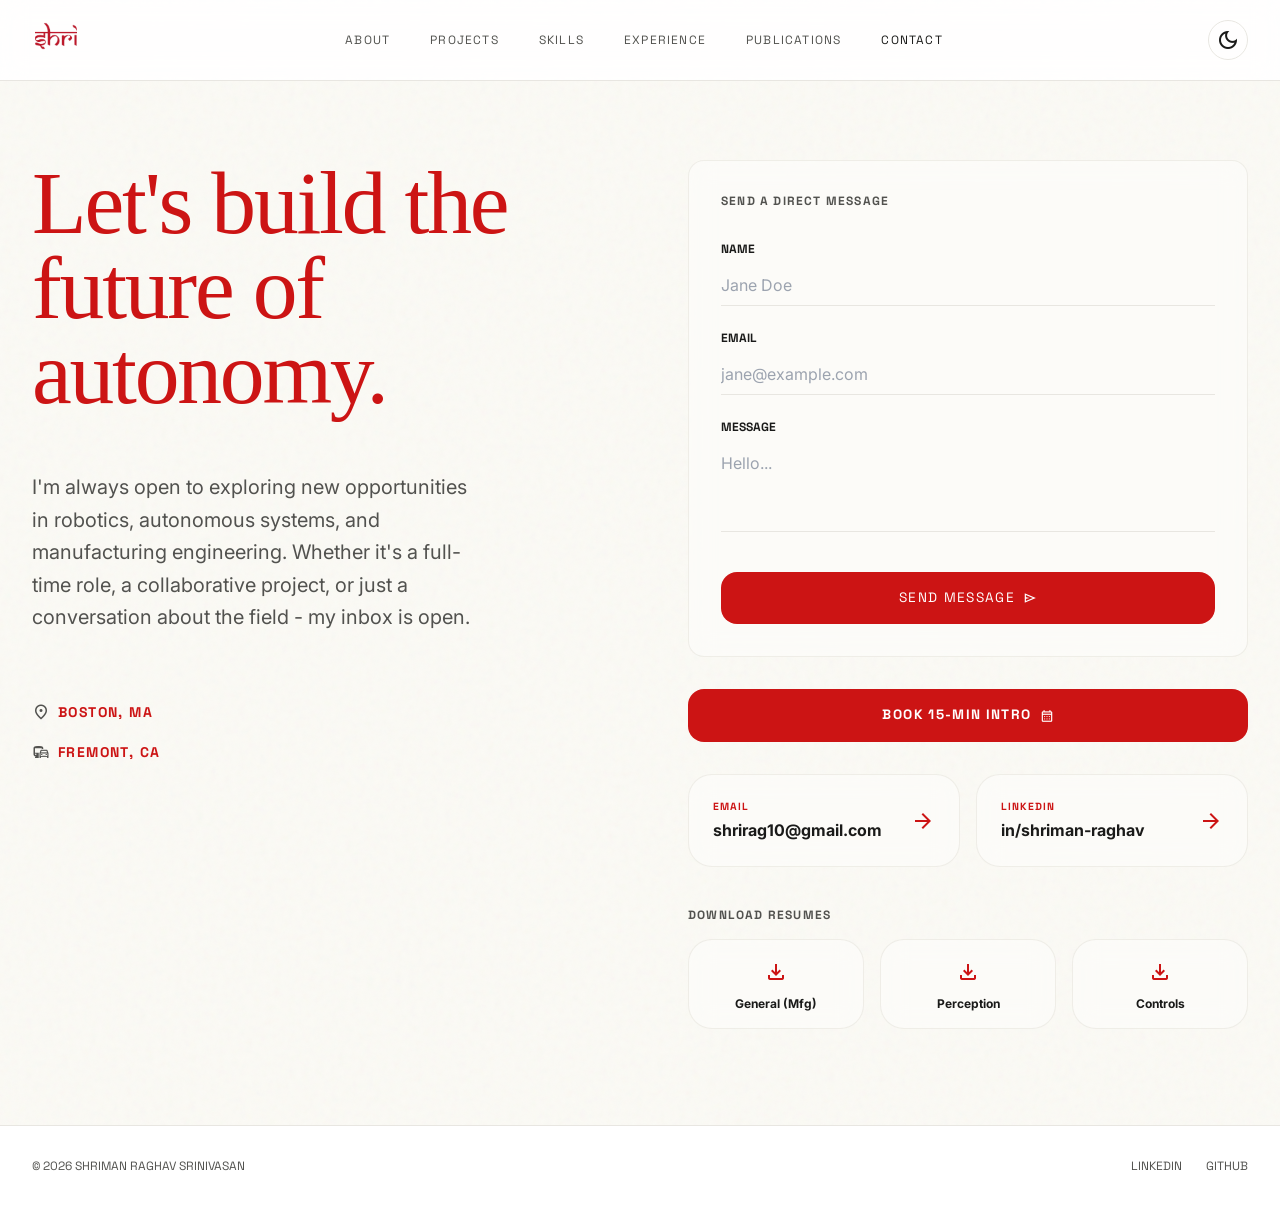
<file: contact.html>
<!DOCTYPE html>
<html lang="en" data-theme="light">
<head>
  <meta charset="utf-8"/>
  <meta name="viewport" content="width=device-width, initial-scale=1.0"/>
  <title>Contact | Shriman Raghav Srinivasan</title>
  <meta name="description" content="Get in touch with Shriman Raghav Srinivasan."/>
  <link rel="preconnect" href="https://fonts.googleapis.com"/>
  <link rel="preconnect" href="https://fonts.gstatic.com" crossorigin/>
  <link href="https://fonts.googleapis.com/css2?family=Inter:wght@400;600;700&family=Space+Grotesk:wght@500&display=swap" rel="stylesheet"/>
  <link href="https://fonts.googleapis.com/css2?family=Material+Symbols+Outlined:wght,FILL@100..700,0..1&display=swap" rel="stylesheet"/>
  <link rel="stylesheet" href="shared.css"/>
  <link rel="stylesheet" href="tailwind.css" />

  <!-- Open Graph / Social Meta Tags -->
  <meta property="og:type" content="website" />
  <meta property="og:title" content="Shriman Raghav Srinivasan | Robotics &amp; Manufacturing Engineer" />
  <meta property="og:description" content="Manufacturing Engineer at Tesla Fremont. M.S. Robotics, Northeastern, graduated August 2026. Bridging autonomous systems and production-ready manufacturing." />
  <meta property="og:image" content="images/shriman_portfolio.png" />
  <meta name="twitter:card" content="summary_large_image" />
  <meta name="twitter:title" content="Shriman Raghav Srinivasan | Robotics &amp; Manufacturing Engineer" />
  <meta name="twitter:description" content="Manufacturing Engineer at Tesla Fremont. M.S. Robotics, Northeastern, graduated August 2026. Bridging autonomous systems and production-ready manufacturing." />
  <meta name="twitter:image" content="images/shriman_portfolio.png" />


  <!-- Favicon -->
  <link rel="icon" type="image/png" href="images/favicon.png" />

  <!-- Google tag (gtag.js) - Placeholder -->
  <script async src="https://www.googletagmanager.com/gtag/js?id=G-J4THJSZZJP"></script>
  <script>
    window.dataLayer = window.dataLayer || [];
    function gtag(){dataLayer.push(arguments);}
    gtag('js', new Date());
    gtag('config', 'G-J4THJSZZJP');
  </script>
</head>
<body class="font-inter antialiased flex flex-col min-h-screen">

<nav class="fixed top-0 w-full z-50 backdrop-blur-md" style="background-color: color-mix(in srgb, var(--surface) 85%, transparent); border-bottom: 1px solid var(--outline-variant);">
  <div class="max-w-[1600px] mx-auto flex justify-between items-center h-20 px-8">
    <a href="index.html" class="flex items-center"><img src="images/shri_logo.png" alt="Shri" class="h-10" style="object-fit: contain; clip-path: inset(0 3px);" /></a>
    <div class="hidden md:flex gap-10">
      <a href="index.html"      class="font-space text-[0.75rem] uppercase tracking-widest hover:text-primary transition-colors" style="color: var(--on-surface-variant);">About</a>
      <a href="projects.html"   class="font-space text-[0.75rem] uppercase tracking-widest hover:text-primary transition-colors" style="color: var(--on-surface-variant);">Projects</a>
      <a href="skills.html"     class="font-space text-[0.75rem] uppercase tracking-widest hover:text-primary transition-colors" style="color: var(--on-surface-variant);">Skills</a>
      <a href="experience.html" class="font-space text-[0.75rem] uppercase tracking-widest hover:text-primary transition-colors" style="color: var(--on-surface-variant);">Experience</a>
      <a href="publications.html" class="font-space text-[0.75rem] uppercase tracking-widest hover:text-primary transition-colors" style="color: var(--on-surface-variant);">Publications</a>
      <a href="contact.html" class="font-space text-[0.75rem] uppercase tracking-widest hover:text-primary transition-colors" style="color: var(--on-surface);">Contact</a>
    </div>
    <div class="flex items-center gap-3">
      <button id="theme-toggle" class="w-10 h-10 rounded-full flex items-center justify-center border transition-colors hover:bg-surface-container" style="border-color: var(--outline-variant); color: var(--on-surface);">
        <span class="material-symbols-outlined" id="theme-icon">dark_mode</span>
      </button>
      <button id="mobile-menu-toggle" class="md:hidden w-10 h-10 rounded-full flex items-center justify-center border transition-colors" style="border-color: var(--outline-variant); color: var(--on-surface);">
        <span class="material-symbols-outlined" id="mobile-menu-icon">menu</span>
      </button>
    </div>
  </div>
  <div id="mobile-menu" class="mobile-nav-drawer md:hidden" style="background-color: var(--surface); border-top: 1px solid var(--outline-variant);">
    <div class="max-w-[1600px] mx-auto px-8 py-6 flex flex-col gap-5">
      <a href="index.html"      class="font-space text-sm uppercase tracking-widest" style="color: var(--on-surface-variant);">About</a>
      <a href="projects.html"   class="font-space text-sm uppercase tracking-widest" style="color: var(--on-surface-variant);">Projects</a>
      <a href="skills.html"     class="font-space text-sm uppercase tracking-widest" style="color: var(--on-surface-variant);">Skills</a>
      <a href="experience.html" class="font-space text-sm uppercase tracking-widest" style="color: var(--on-surface-variant);">Experience</a>
      <a href="publications.html" class="font-space text-sm uppercase tracking-widest" style="color: var(--on-surface-variant);">Publications</a>
      <a href="contact.html" class="font-space text-sm uppercase tracking-widest font-bold" style="color: var(--secondary);">Contact →</a>
    </div>
  </div>
</nav>

<main class="max-w-[1600px] mx-auto px-8 pt-40 pb-24 flex flex-col min-h-[75vh] justify-center w-full">
  <div class="grid grid-cols-1 lg:grid-cols-12 gap-16 lg:gap-24 items-start w-full">
    
    <!-- Left: Massive Typography -->
    <div class="lg:col-span-6 flex flex-col gap-8">
      <h1 class="font-serif leading-[0.95] tracking-tight text-gradient-animate pb-2" style="font-size: clamp(3.5rem, 7vw, 7rem);">
        Let's build the future of autonomy.
      </h1>
      <p class="text-xl max-w-md leading-relaxed mt-4" style="color: var(--on-surface-variant);">
        I'm always open to exploring new opportunities in robotics, autonomous systems, and manufacturing engineering. Whether it's a full-time role, a collaborative project, or just a conversation about the field - my inbox is open.
      </p>
      
      <div class="mt-8 flex flex-col gap-3 font-space text-sm uppercase tracking-widest font-bold" style="color: var(--secondary);">
        <div class="flex items-center gap-2"><span class="material-symbols-outlined text-lg" style="color: var(--on-surface-variant);">location_on</span> Boston, MA</div>
        <div class="flex items-center gap-2"><span class="material-symbols-outlined text-lg" style="color: var(--on-surface-variant);">commute</span> Fremont, CA</div>
      </div>
    </div>

    <!-- Right: Formspree & Links -->
    <div class="lg:col-span-6 flex flex-col gap-8">
      
      <!-- Contact Form -->
      <form action="https://formspree.io/f/xnjwgprp" method="POST" class="glass-card rounded-2xl p-8 flex flex-col gap-6">
        <h2 class="font-space text-xs uppercase tracking-widest font-bold mb-2" style="color: var(--on-surface-variant);">Send a direct message</h2>
        
        <div class="flex flex-col gap-2">
          <label class="text-xs font-bold font-space uppercase" style="color: var(--on-surface);">Name</label>
          <input type="text" name="name" required class="w-full bg-transparent border-b py-2 focus:outline-none focus:border-primary transition-colors rounded-none" style="border-color: var(--outline-variant); color: var(--on-surface);" placeholder="Jane Doe">
        </div>

        <div class="flex flex-col gap-2">
          <label class="text-xs font-bold font-space uppercase" style="color: var(--on-surface);">Email</label>
          <input type="email" name="email" required class="w-full bg-transparent border-b py-2 focus:outline-none focus:border-primary transition-colors rounded-none" style="border-color: var(--outline-variant); color: var(--on-surface);" placeholder="jane@example.com">
        </div>

        <div class="flex flex-col gap-2">
          <label class="text-xs font-bold font-space uppercase" style="color: var(--on-surface);">Message</label>
          <textarea name="message" required rows="3" class="w-full bg-transparent border-b py-2 focus:outline-none focus:border-primary transition-colors resize-none rounded-none" style="border-color: var(--outline-variant); color: var(--on-surface);" placeholder="Hello..."></textarea>
        </div>

        <button type="submit" class="mt-4 w-full py-4 rounded-lg font-space text-[0.85rem] uppercase tracking-widest transition-transform active:scale-95 text-center flex justify-center items-center gap-2 hover:opacity-90 border-none cursor-pointer" style="background-color: var(--primary); color: var(--on-primary);">
          Send Message <span class="material-symbols-outlined text-sm">send</span>
        </button>
      </form>

      <!-- Calendly CTA -->
      <a href="https://calendly.com/shrirag10/30min" target="_blank" class="w-full py-4 rounded-lg font-space text-[0.85rem] uppercase tracking-widest transition-transform active:scale-95 text-center flex justify-center items-center gap-2 hover:opacity-90 border-none cursor-pointer" style="background-color: var(--primary); color: var(--on-primary); font-weight: 700;">
        Book 15-min intro <span class="material-symbols-outlined text-sm">calendar_month</span>
      </a>

      <!-- Glass Links -->
      <div class="flex flex-col sm:flex-row gap-4">
        <a href="mailto:shrirag10@gmail.com" class="glass-card flex-1 rounded-xl p-6 flex justify-between items-center group">
          <div class="flex flex-col gap-1">
            <span class="font-space text-[0.65rem] uppercase tracking-widest font-bold" style="color: var(--secondary);">Email</span>
            <span class="text-sm sm:text-base font-bold" style="color: var(--on-surface);">shrirag10@gmail.com</span>
          </div>
          <span class="material-symbols-outlined transition-transform duration-300 group-hover:translate-x-1" style="color: var(--primary);">arrow_forward</span>
        </a>

        <a href="https://linkedin.com/in/shriman-raghav" target="_blank" class="glass-card flex-1 rounded-xl p-6 flex justify-between items-center group">
          <div class="flex flex-col gap-1">
            <span class="font-space text-[0.65rem] uppercase tracking-widest font-bold" style="color: var(--secondary);">LinkedIn</span>
            <span class="text-sm sm:text-base font-bold" style="color: var(--on-surface);">in/shriman-raghav</span>
          </div>
          <span class="material-symbols-outlined transition-transform duration-300 group-hover:translate-x-1" style="color: var(--primary);">arrow_forward</span>
        </a>
      </div>

      <!-- Resumes Section -->
      <div class="flex flex-col gap-4 mt-2">
        <h2 class="font-space text-xs uppercase tracking-widest font-bold" style="color: var(--on-surface-variant);">Download Resumes</h2>
        
        <div class="flex flex-col sm:flex-row gap-4">
          <a href="assets/resumes/General_Manufacturing.pdf" download class="glass-card flex-1 rounded-xl p-4 flex flex-col items-center justify-center gap-2 group hover:-translate-y-1 transition-transform text-center">
            <span class="material-symbols-outlined text-2xl" style="color: var(--primary);">download</span>
            <span class="text-xs font-bold" style="color: var(--on-surface);">General (Mfg)</span>
          </a>

          <a href="assets/resumes/Perception.pdf" download class="glass-card flex-1 rounded-xl p-4 flex flex-col items-center justify-center gap-2 group hover:-translate-y-1 transition-transform text-center">
            <span class="material-symbols-outlined text-2xl" style="color: var(--primary);">download</span>
            <span class="text-xs font-bold" style="color: var(--on-surface);">Perception</span>
          </a>

          <a href="assets/resumes/Controls.pdf" download class="glass-card flex-1 rounded-xl p-4 flex flex-col items-center justify-center gap-2 group hover:-translate-y-1 transition-transform text-center">
            <span class="material-symbols-outlined text-2xl" style="color: var(--primary);">download</span>
            <span class="text-xs font-bold" style="color: var(--on-surface);">Controls</span>
          </a>
        </div>
      </div>

    </div>
  </div>
</main>

<footer class="py-8 border-t mt-auto" style="border-color: var(--outline-variant); background-color: var(--surface);">
  <div class="max-w-[1600px] mx-auto px-8 flex justify-between items-center text-xs font-space uppercase" style="color: var(--on-surface-variant);">
    <div>© 2026 Shriman Raghav Srinivasan</div>
    <div class="flex gap-6">
      <a href="https://linkedin.com/in/shriman-raghav" target="_blank" class="hover:underline">LinkedIn</a>
      <a href="https://github.com/shrirag10" target="_blank" class="hover:underline">GitHub</a>
    </div>
  </div>
</footer>

<script src="shared.js"></script>
</body>
</html>
</file>
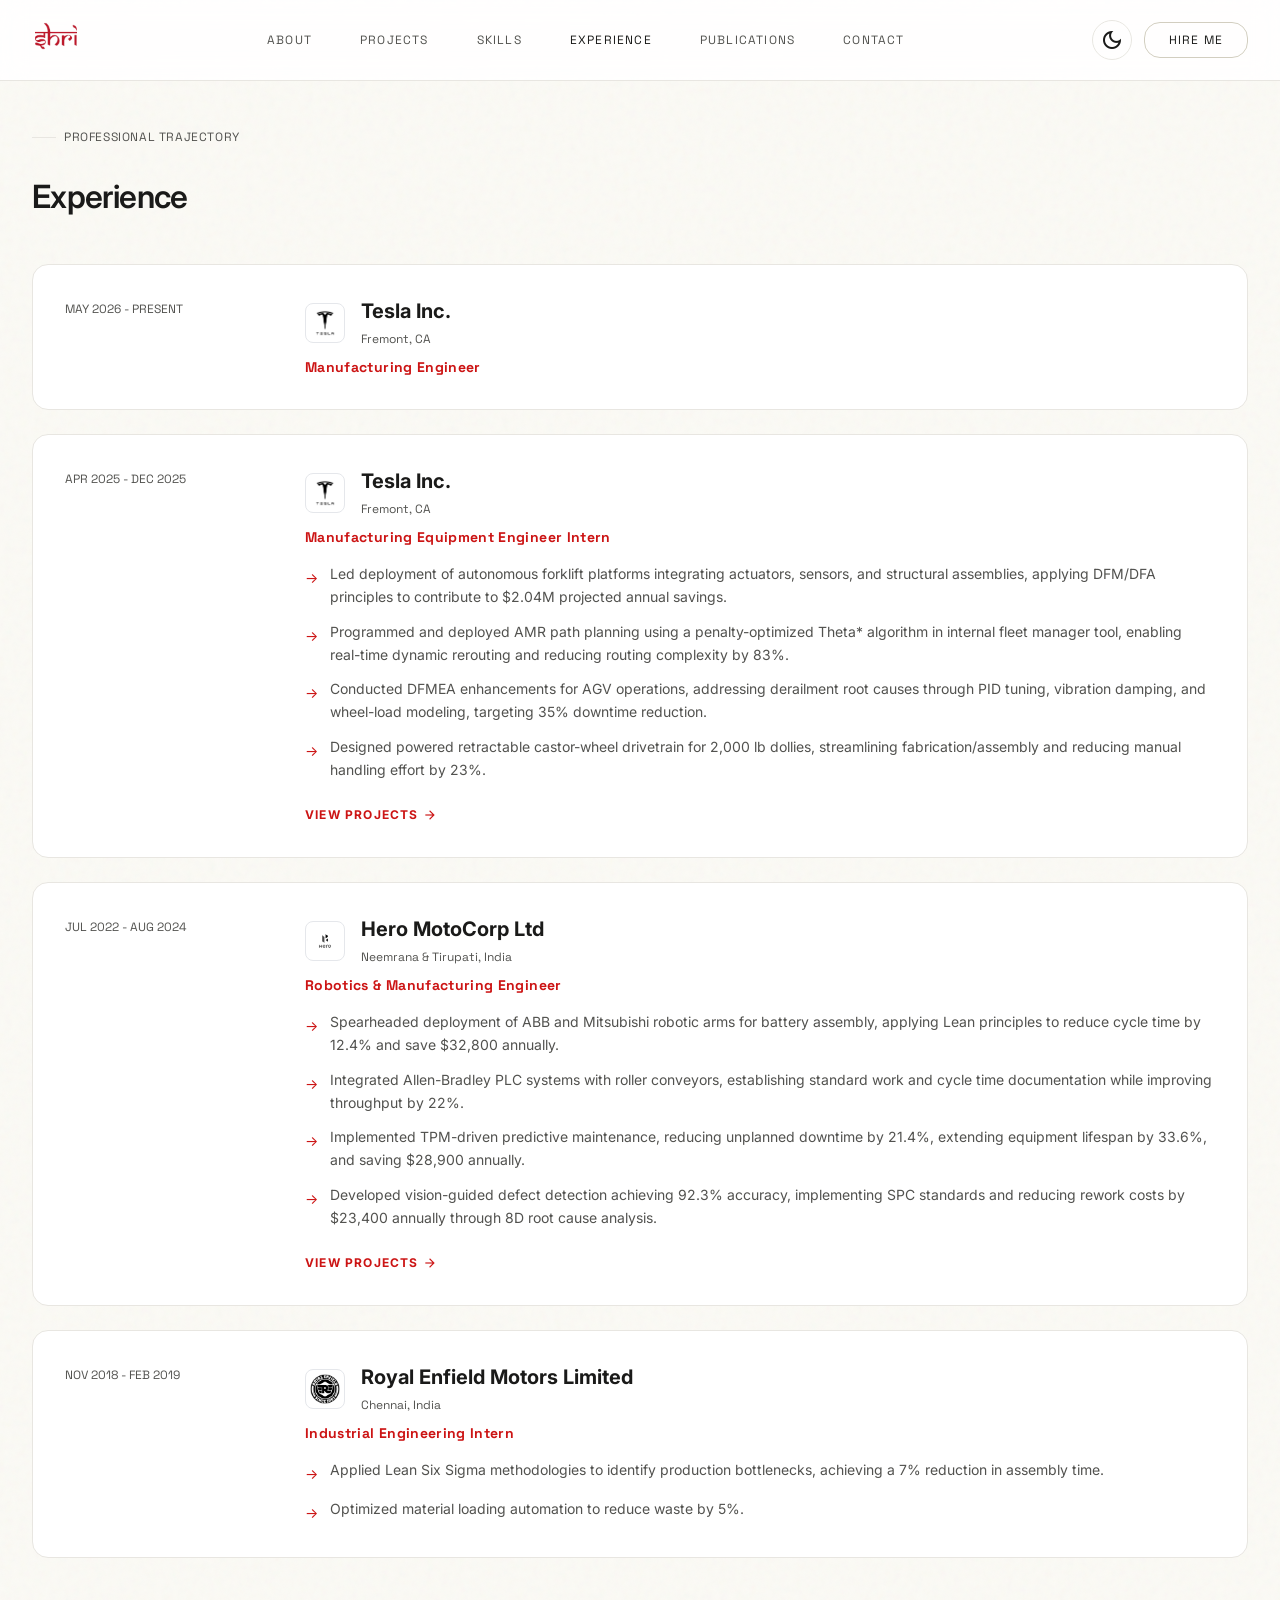
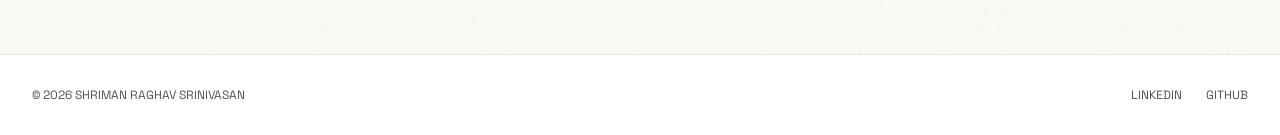
<file: experience.html>
<!DOCTYPE html>
<html lang="en" data-theme="light">
<head>
<meta charset="utf-8"/>
<meta name="viewport" content="width=device-width, initial-scale=1.0"/>
<title>Experience | Shriman Raghav Srinivasan</title>
<meta name="description" content="Professional trajectory of Shriman Raghav Srinivasan | Tesla, Hero MotoCorp, Royal Enfield."/>
<link rel="preconnect" href="https://fonts.googleapis.com"/>
<link rel="preconnect" href="https://fonts.gstatic.com" crossorigin/>
<link href="https://fonts.googleapis.com/css2?family=Inter:wght@400;600;700&family=Space+Grotesk:wght@500&display=swap" rel="stylesheet"/>
<link href="https://fonts.googleapis.com/css2?family=Material+Symbols+Outlined:wght,FILL@100..700,0..1&display=swap" rel="stylesheet"/>
<link rel="stylesheet" href="shared.css"/>
<link rel="stylesheet" href="tailwind.css" />

  <!-- Open Graph / Social Meta Tags -->
  <meta property="og:type" content="website" />
  <meta property="og:title" content="Shriman Raghav Srinivasan | Robotics &amp; Manufacturing Engineer" />
  <meta property="og:description" content="Manufacturing Engineer at Tesla Fremont. M.S. Robotics, Northeastern, graduated August 2026. Bridging autonomous systems and production-ready manufacturing." />
  <meta property="og:image" content="images/shriman_portfolio.png" />
  <meta name="twitter:card" content="summary_large_image" />
  <meta name="twitter:title" content="Shriman Raghav Srinivasan | Robotics &amp; Manufacturing Engineer" />
  <meta name="twitter:description" content="Manufacturing Engineer at Tesla Fremont. M.S. Robotics, Northeastern, graduated August 2026. Bridging autonomous systems and production-ready manufacturing." />
  <meta name="twitter:image" content="images/shriman_portfolio.png" />


  <!-- Favicon -->
  <link rel="icon" type="image/png" href="images/favicon.png" />

  <!-- Google tag (gtag.js) - Placeholder -->
  <script async src="https://www.googletagmanager.com/gtag/js?id=G-J4THJSZZJP"></script>
  <script>
    window.dataLayer = window.dataLayer || [];
    function gtag(){dataLayer.push(arguments);}
    gtag('js', new Date());
    gtag('config', 'G-J4THJSZZJP');
  </script>
</head>
<body class="font-inter antialiased flex flex-col min-h-screen">

<nav class="fixed top-0 w-full z-50 backdrop-blur-md" style="background-color: color-mix(in srgb, var(--surface) 85%, transparent); border-bottom: 1px solid var(--outline-variant);">
  <div class="max-w-[1600px] mx-auto flex justify-between items-center h-20 px-8">
    <a href="index.html" class="flex items-center"><img src="images/shri_logo.png" alt="Shri" class="h-10" style="object-fit: contain; clip-path: inset(0 3px);" /></a>
    <div class="hidden md:flex gap-12">
      <a href="index.html"      class="font-space text-[0.75rem] uppercase tracking-widest hover:text-primary transition-colors" style="color: var(--on-surface-variant);">About</a>
      <a href="projects.html"   class="font-space text-[0.75rem] uppercase tracking-widest hover:text-primary transition-colors" style="color: var(--on-surface-variant);">Projects</a>
      <a href="skills.html"     class="font-space text-[0.75rem] uppercase tracking-widest hover:text-primary transition-colors" style="color: var(--on-surface-variant);">Skills</a>
      <a href="experience.html" class="font-space text-[0.75rem] uppercase tracking-widest hover:text-primary transition-colors" style="color: var(--on-surface);">Experience</a>
      <a href="publications.html"   class="font-space text-[0.75rem] uppercase tracking-widest hover:text-primary transition-colors" style="color: var(--on-surface-variant);">Publications</a>
      <a href="contact.html" class="font-space text-[0.75rem] uppercase tracking-widest hover:text-primary transition-colors" style="color: var(--on-surface-variant);">Contact</a>
    </div>
    <div class="flex items-center gap-3">
      <button id="theme-toggle" class="w-10 h-10 rounded-full flex items-center justify-center border transition-colors hover:bg-surface-container" style="border-color: var(--outline-variant); color: var(--on-surface);">
        <span class="material-symbols-outlined" id="theme-icon">dark_mode</span>
      </button>
      <a href="assets/resumes/General_Manufacturing.pdf" target="_blank" class="hidden md:block border px-6 py-2 rounded-lg font-space text-[0.75rem] uppercase tracking-widest hover:bg-surface-container transition-colors" style="border-color: var(--outline); color: var(--on-surface);">Hire Me</a>
      <button id="mobile-menu-toggle" class="md:hidden w-10 h-10 rounded-full flex items-center justify-center border transition-colors" style="border-color: var(--outline-variant); color: var(--on-surface);">
        <span class="material-symbols-outlined" id="mobile-menu-icon">menu</span>
      </button>
    </div>
  </div>
  <div id="mobile-menu" class="mobile-nav-drawer md:hidden" style="background-color: var(--surface); border-top: 1px solid var(--outline-variant);">
    <div class="max-w-[1600px] mx-auto px-8 py-6 flex flex-col gap-5">
      <a href="index.html"      class="font-space text-sm uppercase tracking-widest" style="color: var(--on-surface-variant);">About</a>
      <a href="projects.html"   class="font-space text-sm uppercase tracking-widest" style="color: var(--on-surface-variant);">Projects</a>
      <a href="skills.html"     class="font-space text-sm uppercase tracking-widest" style="color: var(--on-surface-variant);">Skills</a>
      <a href="experience.html" class="font-space text-sm uppercase tracking-widest" style="color: var(--on-surface-variant);">Experience</a>
      <a href="publications.html" class="font-space text-sm uppercase tracking-widest" style="color: var(--on-surface-variant);">Publications</a>
      <a href="contact.html" class="font-space text-[0.75rem] uppercase tracking-widest hover:text-primary transition-colors" style="color: var(--on-surface-variant);">Contact</a>
      <a href="assets/resumes/General_Manufacturing.pdf" target="_blank" class="font-space text-sm uppercase tracking-widest font-bold" style="color: var(--secondary);">Hire Me →</a>
    </div>
  </div>
</nav>

<main class="max-w-[1600px] mx-auto px-8 pt-32 pb-24 flex flex-col gap-16">

  <section id="experience">
    <div class="section-label mb-8">Professional Trajectory</div>
    <h1 class="text-headline-md mb-12" style="color: var(--on-background);">Experience</h1>
    <div class="flex flex-col gap-6">

      <!-- Tesla full-time -->
      <div class="bento-card p-8 flex flex-col md:flex-row gap-6 md:gap-12 items-start">
        <div class="font-space text-xs w-48 flex-shrink-0 pt-1" style="color: var(--on-surface-variant);">MAY 2026 - PRESENT</div>
        <div class="flex-grow">
          <div class="flex items-center gap-4 mb-2">
            <div class="w-10 h-10 flex-shrink-0 bg-white rounded flex items-center justify-center p-1 border">
              <img src="images/tesla-logo.jpg" alt="Tesla" class="object-contain" style="filter: grayscale(100%); mix-blend-mode: multiply;"/>
            </div>
            <div>
              <h2 class="text-xl font-bold" style="color: var(--on-surface);">Tesla Inc.</h2>
              <span class="text-xs font-space py-0.5 rounded" style="color: var(--on-surface-variant);">Fremont, CA</span>
            </div>
          </div>
          <div class="text-sm font-space font-bold tracking-wide" style="color: var(--secondary);">Manufacturing Engineer</div>
        </div>
      </div>

      <!-- Tesla internship -->
      <div class="bento-card p-8 flex flex-col md:flex-row gap-6 md:gap-12 items-start">
        <div class="font-space text-xs w-48 flex-shrink-0 pt-1" style="color: var(--on-surface-variant);">APR 2025 - DEC 2025</div>
        <div class="flex-grow">
          <div class="flex items-center gap-4 mb-2">
            <div class="w-10 h-10 flex-shrink-0 bg-white rounded flex items-center justify-center p-1 border">
              <img src="images/tesla-logo.jpg" alt="Tesla" class="object-contain" style="filter: grayscale(100%); mix-blend-mode: multiply;"/>
            </div>
            <div>
              <h2 class="text-xl font-bold" style="color: var(--on-surface);">Tesla Inc.</h2>
              <span class="text-xs font-space py-0.5 rounded" style="color: var(--on-surface-variant);">Fremont, CA</span>
            </div>
          </div>
          <div class="text-sm font-space mb-4 font-bold tracking-wide" style="color: var(--secondary);">Manufacturing Equipment Engineer Intern</div>
          <ul class="text-sm space-y-3 leading-relaxed" style="color: var(--on-surface-variant);">
            <li class="flex gap-3"><span class="mt-1" style="color: var(--secondary);">→</span> Led deployment of autonomous forklift platforms integrating actuators, sensors, and structural assemblies, applying DFM/DFA principles to contribute to $2.04M projected annual savings.</li>
            <li class="flex gap-3"><span class="mt-1" style="color: var(--secondary);">→</span> Programmed and deployed AMR path planning using a penalty-optimized Theta* algorithm in internal fleet manager tool, enabling real-time dynamic rerouting and reducing routing complexity by 83%.</li>
            <li class="flex gap-3"><span class="mt-1" style="color: var(--secondary);">→</span> Conducted DFMEA enhancements for AGV operations, addressing derailment root causes through PID tuning, vibration damping, and wheel-load modeling, targeting 35% downtime reduction.</li>
            <li class="flex gap-3"><span class="mt-1" style="color: var(--secondary);">→</span> Designed powered retractable castor-wheel drivetrain for 2,000 lb dollies, streamlining fabrication/assembly and reducing manual handling effort by 23%.</li>
          </ul>
          <a href="tesla.html" class="inline-flex items-center gap-1 text-[0.75rem] font-bold uppercase tracking-widest mt-6 hover:underline" style="color: var(--primary);">View Projects <span class="material-symbols-outlined text-sm">arrow_forward</span></a>
        </div>
      </div>

      <!-- Hero MotoCorp -->
      <div class="bento-card p-8 flex flex-col md:flex-row gap-6 md:gap-12 items-start">
        <div class="font-space text-xs w-48 flex-shrink-0 pt-1" style="color: var(--on-surface-variant);">JUL 2022 - AUG 2024</div>
        <div class="flex-grow">
          <div class="flex items-center gap-4 mb-2">
            <div class="w-10 h-10 flex-shrink-0 bg-white rounded flex items-center justify-center p-1 border">
              <img src="images/hero-logo.png" alt="Hero MotoCorp" class="object-contain" style="filter: grayscale(100%); mix-blend-mode: multiply;"/>
            </div>
            <div>
              <h2 class="text-xl font-bold" style="color: var(--on-surface);">Hero MotoCorp Ltd</h2>
              <span class="text-xs font-space py-0.5 rounded" style="color: var(--on-surface-variant);">Neemrana &amp; Tirupati, India</span>
            </div>
          </div>
          <div class="text-sm font-space mb-4 font-bold tracking-wide" style="color: var(--secondary);">Robotics &amp; Manufacturing Engineer</div>
          <ul class="text-sm space-y-3 leading-relaxed" style="color: var(--on-surface-variant);">
            <li class="flex gap-3"><span class="mt-1" style="color: var(--secondary);">→</span> Spearheaded deployment of ABB and Mitsubishi robotic arms for battery assembly, applying Lean principles to reduce cycle time by 12.4% and save $32,800 annually.</li>
            <li class="flex gap-3"><span class="mt-1" style="color: var(--secondary);">→</span> Integrated Allen-Bradley PLC systems with roller conveyors, establishing standard work and cycle time documentation while improving throughput by 22%.</li>
            <li class="flex gap-3"><span class="mt-1" style="color: var(--secondary);">→</span> Implemented TPM-driven predictive maintenance, reducing unplanned downtime by 21.4%, extending equipment lifespan by 33.6%, and saving $28,900 annually.</li>
            <li class="flex gap-3"><span class="mt-1" style="color: var(--secondary);">→</span> Developed vision-guided defect detection achieving 92.3% accuracy, implementing SPC standards and reducing rework costs by $23,400 annually through 8D root cause analysis.</li>
          </ul>
          <a href="hero.html" class="inline-flex items-center gap-1 text-[0.75rem] font-bold uppercase tracking-widest mt-6 hover:underline" style="color: var(--primary);">View Projects <span class="material-symbols-outlined text-sm">arrow_forward</span></a>
        </div>
      </div>

      <!-- Royal Enfield -->
      <div class="bento-card p-8 flex flex-col md:flex-row gap-6 md:gap-12 items-start">
        <div class="font-space text-xs w-48 flex-shrink-0 pt-1" style="color: var(--on-surface-variant);">NOV 2018 - FEB 2019</div>
        <div class="flex-grow">
          <div class="flex items-center gap-4 mb-2">
            <div class="w-10 h-10 flex-shrink-0 bg-white rounded flex items-center justify-center p-1 border">
              <img src="images/re-logo.jpg" alt="Royal Enfield" class="object-contain" style="filter: grayscale(100%); mix-blend-mode: multiply;"/>
            </div>
            <div>
              <h2 class="text-xl font-bold" style="color: var(--on-surface);">Royal Enfield Motors Limited</h2>
              <span class="text-xs font-space py-0.5 rounded" style="color: var(--on-surface-variant);">Chennai, India</span>
            </div>
          </div>
          <div class="text-sm font-space mb-4 font-bold tracking-wide" style="color: var(--secondary);">Industrial Engineering Intern</div>
          <ul class="text-sm space-y-3 leading-relaxed" style="color: var(--on-surface-variant);">
            <li class="flex gap-3"><span class="mt-1" style="color: var(--secondary);">→</span> Applied Lean Six Sigma methodologies to identify production bottlenecks, achieving a 7% reduction in assembly time.</li>
            <li class="flex gap-3"><span class="mt-1" style="color: var(--secondary);">→</span> Optimized material loading automation to reduce waste by 5%.</li>
          </ul>
        </div>
      </div>

    </div>
  </section>

  

</main>

<footer class="py-8 border-t mt-auto" style="border-color: var(--outline-variant); background-color: var(--surface);">
  <div class="max-w-[1600px] mx-auto px-8 flex justify-between items-center text-xs font-space uppercase" style="color: var(--on-surface-variant);">
    <div>© 2026 Shriman Raghav Srinivasan</div>
    <div class="flex gap-6">
      <a href="https://linkedin.com/in/shriman-raghav" target="_blank" class="hover:underline">LinkedIn</a>
      <a href="https://github.com/shrirag10" target="_blank" class="hover:underline">GitHub</a>
    </div>
  </div>
</footer>

<script src="shared.js"></script>
</body>
</html>
</file>
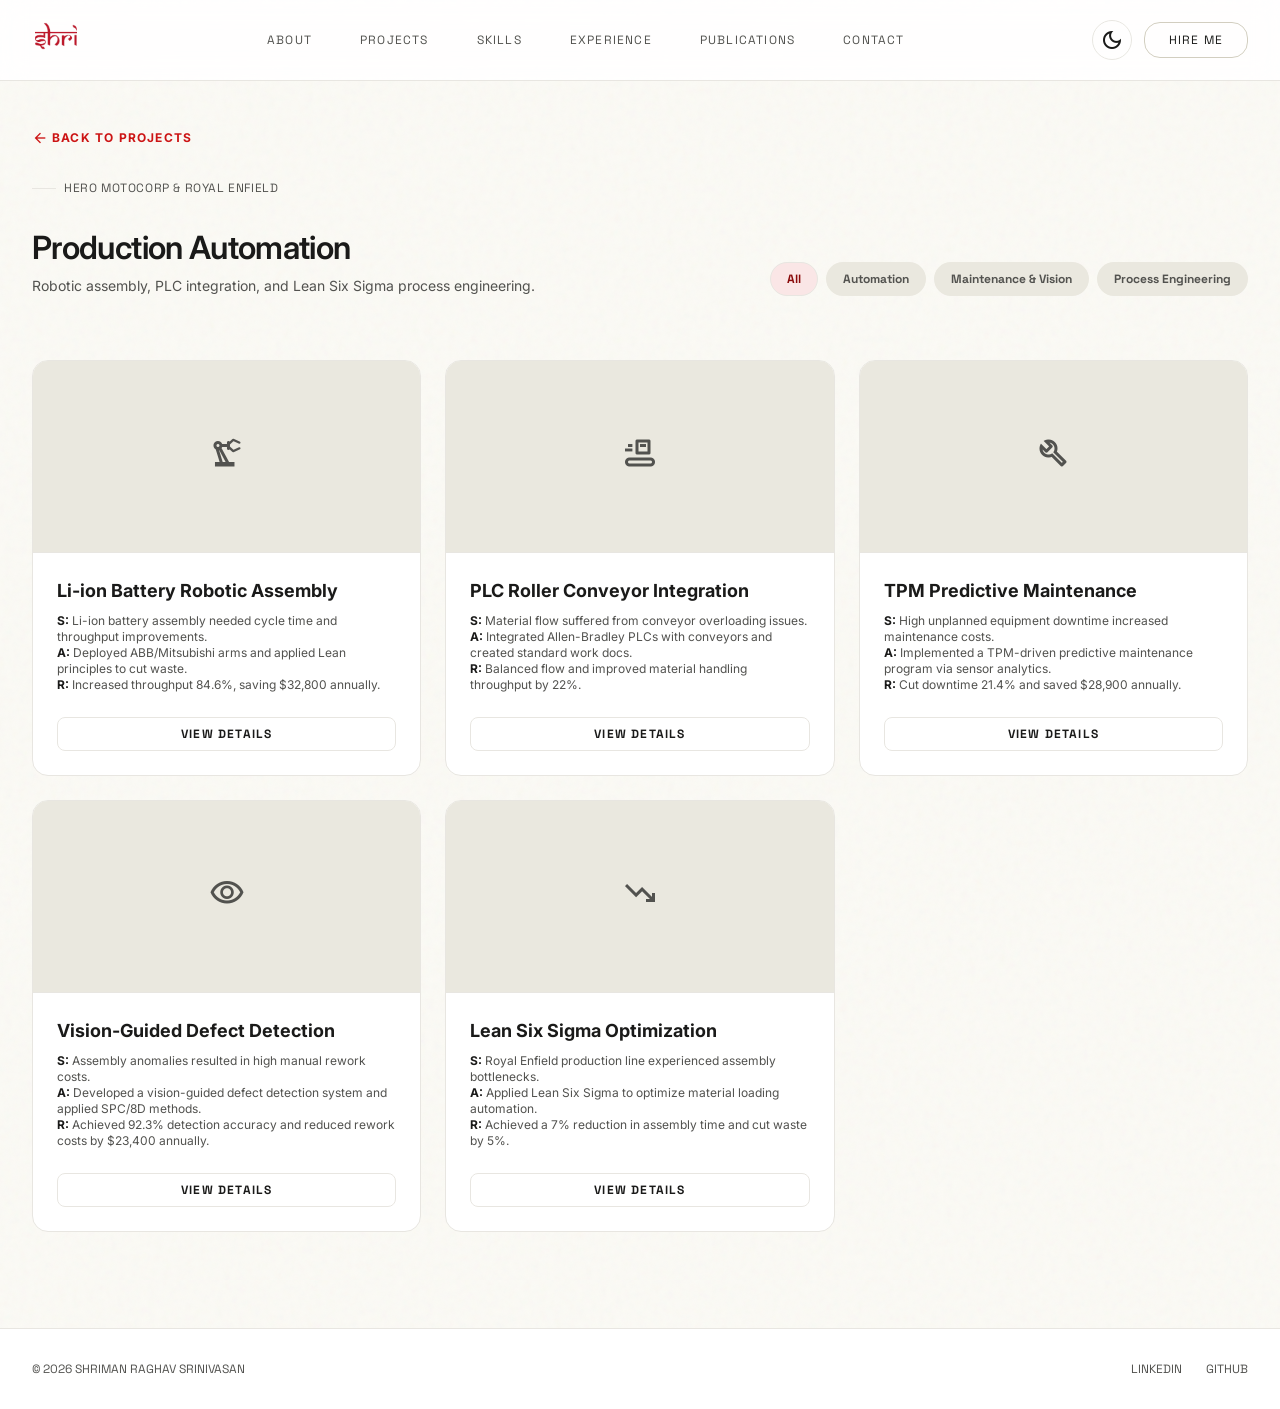
<file: hero.html>
<!DOCTYPE html>
<html lang="en" data-theme="light">
<head>
<meta charset="utf-8"/>
<meta name="viewport" content="width=device-width, initial-scale=1.0"/>
<title>Hero MotoCorp | Shriman Raghav Srinivasan</title>
<meta name="description" content="Manufacturing automation, PLC integration, and robotics projects at Hero MotoCorp."/>
<link rel="preconnect" href="https://fonts.googleapis.com"/>
<link rel="preconnect" href="https://fonts.gstatic.com" crossorigin/>
<link href="https://fonts.googleapis.com/css2?family=Inter:wght@400;600;700&family=Space+Grotesk:wght@500&display=swap" rel="stylesheet"/>
<link href="https://fonts.googleapis.com/css2?family=Material+Symbols+Outlined:wght,FILL@100..700,0..1&display=swap" rel="stylesheet"/>
<link rel="stylesheet" href="shared.css"/>
<link rel="stylesheet" href="tailwind.css" />

  <!-- Open Graph / Social Meta Tags -->
  <meta property="og:type" content="website" />
  <meta property="og:title" content="Shriman Raghav Srinivasan | Robotics &amp; Manufacturing Engineer" />
  <meta property="og:description" content="Manufacturing Engineer at Tesla Fremont. M.S. Robotics, Northeastern, graduated August 2026. Bridging autonomous systems and production-ready manufacturing." />
  <meta property="og:image" content="images/shriman_portfolio.png" />
  <meta name="twitter:card" content="summary_large_image" />
  <meta name="twitter:title" content="Shriman Raghav Srinivasan | Robotics &amp; Manufacturing Engineer" />
  <meta name="twitter:description" content="Manufacturing Engineer at Tesla Fremont. M.S. Robotics, Northeastern, graduated August 2026. Bridging autonomous systems and production-ready manufacturing." />
  <meta name="twitter:image" content="images/shriman_portfolio.png" />


  <!-- Favicon -->
  <link rel="icon" type="image/png" href="images/favicon.png" />

  <!-- Google tag (gtag.js) - Placeholder -->
  <script async src="https://www.googletagmanager.com/gtag/js?id=G-J4THJSZZJP"></script>
  <script>
    window.dataLayer = window.dataLayer || [];
    function gtag(){dataLayer.push(arguments);}
    gtag('js', new Date());
    gtag('config', 'G-J4THJSZZJP');
  </script>
</head>
<body class="font-inter antialiased flex flex-col min-h-screen">

<nav class="fixed top-0 w-full z-50 backdrop-blur-md" style="background-color: color-mix(in srgb, var(--surface) 85%, transparent); border-bottom: 1px solid var(--outline-variant);">
  <div class="max-w-[1600px] mx-auto flex justify-between items-center h-20 px-8">
    <a href="index.html" class="flex items-center"><img src="images/shri_logo.png" alt="Shri" class="h-10" style="object-fit: contain; clip-path: inset(0 3px);" /></a>
    <div class="hidden md:flex gap-12">
      <a href="index.html"      class="font-space text-[0.75rem] uppercase tracking-widest hover:text-primary transition-colors" style="color: var(--on-surface-variant);">About</a>
      <a href="projects.html"   class="font-space text-[0.75rem] uppercase tracking-widest hover:text-primary transition-colors" style="color: var(--on-surface-variant);">Projects</a>
      <a href="skills.html"     class="font-space text-[0.75rem] uppercase tracking-widest hover:text-primary transition-colors" style="color: var(--on-surface-variant);">Skills</a>
      <a href="experience.html" class="font-space text-[0.75rem] uppercase tracking-widest hover:text-primary transition-colors" style="color: var(--on-surface-variant);">Experience</a>
      <a href="publications.html"   class="font-space text-[0.75rem] uppercase tracking-widest hover:text-primary transition-colors" style="color: var(--on-surface-variant);">Publications</a>
      <a href="contact.html" class="font-space text-[0.75rem] uppercase tracking-widest hover:text-primary transition-colors" style="color: var(--on-surface-variant);">Contact</a>
    </div>
    <div class="flex items-center gap-3">
      <button id="theme-toggle" class="w-10 h-10 rounded-full flex items-center justify-center border transition-colors hover:bg-surface-container" style="border-color: var(--outline-variant); color: var(--on-surface);">
        <span class="material-symbols-outlined" id="theme-icon">dark_mode</span>
      </button>
      <a href="assets/resumes/General_Manufacturing.pdf" target="_blank" class="hidden md:block border px-6 py-2 rounded-lg font-space text-[0.75rem] uppercase tracking-widest hover:bg-surface-container transition-colors" style="border-color: var(--outline); color: var(--on-surface);">Hire Me</a>
      <button id="mobile-menu-toggle" class="md:hidden w-10 h-10 rounded-full flex items-center justify-center border transition-colors" style="border-color: var(--outline-variant); color: var(--on-surface);">
        <span class="material-symbols-outlined" id="mobile-menu-icon">menu</span>
      </button>
    </div>
  </div>
  <div id="mobile-menu" class="mobile-nav-drawer md:hidden" style="background-color: var(--surface); border-top: 1px solid var(--outline-variant);">
    <div class="max-w-[1600px] mx-auto px-8 py-6 flex flex-col gap-5">
      <a href="index.html"      class="font-space text-sm uppercase tracking-widest" style="color: var(--on-surface-variant);">About</a>
      <a href="projects.html"   class="font-space text-sm uppercase tracking-widest" style="color: var(--on-surface-variant);">Projects</a>
      <a href="skills.html"     class="font-space text-sm uppercase tracking-widest" style="color: var(--on-surface-variant);">Skills</a>
      <a href="experience.html" class="font-space text-sm uppercase tracking-widest" style="color: var(--on-surface-variant);">Experience</a>
      <a href="publications.html" class="font-space text-sm uppercase tracking-widest" style="color: var(--on-surface-variant);">Publications</a>
      <a href="contact.html" class="font-space text-[0.75rem] uppercase tracking-widest hover:text-primary transition-colors" style="color: var(--on-surface-variant);">Contact</a>
      <a href="assets/resumes/General_Manufacturing.pdf" target="_blank" class="font-space text-sm uppercase tracking-widest font-bold" style="color: var(--secondary);">Hire Me →</a>
    </div>
  </div>
</nav>

<main class="max-w-[1600px] mx-auto px-8 pt-32 pb-24 flex flex-col gap-16">

  <!-- Header -->
  <section>
    <a href="projects.html" class="inline-flex items-center gap-1 text-[0.75rem] font-bold uppercase tracking-widest mb-8 hover:underline" style="color: var(--secondary);"><span class="material-symbols-outlined text-[1rem]">arrow_back</span> Back to Projects</a>
    <div class="section-label mb-8">Hero MotoCorp &amp; Royal Enfield</div>
    <div class="flex flex-col md:flex-row justify-between items-start md:items-end gap-6">
      <div>
        <h1 class="text-headline-md mb-2" style="color: var(--on-background);">Production Automation</h1>
        <p class="text-body-sm" style="color: var(--on-surface-variant);">Robotic assembly, PLC integration, and Lean Six Sigma process engineering.</p>
      </div>
      <div class="flex gap-2 flex-wrap">
        <button class="chip active px-4 py-2 rounded-full text-xs font-space font-bold transition-colors" data-filter="all">All</button>
        <button class="chip px-4 py-2 rounded-full text-xs font-space font-bold transition-colors" data-filter="automation">Automation</button>
        <button class="chip px-4 py-2 rounded-full text-xs font-space font-bold transition-colors" data-filter="maintenance">Maintenance &amp; Vision</button>
        <button class="chip px-4 py-2 rounded-full text-xs font-space font-bold transition-colors" data-filter="process">Process Engineering</button>
      </div>
    </div>
  </section>

  <!-- Projects Grid -->
  <section class="grid grid-cols-1 md:grid-cols-2 lg:grid-cols-3 gap-6">

    <div class="project-item bento-card flex flex-col overflow-hidden" data-category="automation">
      <div class="h-48 w-full bg-surface-container flex items-center justify-center p-6 text-center border-b" style="border-color: var(--outline-variant);">
        <span class="material-symbols-outlined text-4xl mb-2" style="color: var(--on-surface-variant);">precision_manufacturing</span>
      </div>
      <div class="p-6 flex flex-col flex-grow">
        <h3 class="text-lg font-bold mb-2" style="color: var(--on-surface);">Li-ion Battery Robotic Assembly</h3>
        <div class="text-xs mb-6 flex-grow space-y-1" style="color: var(--on-surface-variant);">
          <div><strong style="color: var(--on-surface);">S:</strong> Li-ion battery assembly needed cycle time and throughput improvements.</div>
          <div><strong style="color: var(--on-surface);">A:</strong> Deployed ABB/Mitsubishi arms and applied Lean principles to cut waste.</div>
          <div><strong style="color: var(--on-surface);">R:</strong> Increased throughput 84.6%, saving $32,800 annually.</div>
        </div>
        <button class="view-details w-full py-2 rounded border text-xs font-space uppercase font-bold tracking-widest hover:bg-surface-container transition-colors" style="border-color: var(--outline-variant); color: var(--on-surface);" data-id="hero1">View Details</button>
      </div>
    </div>

    <div class="project-item bento-card flex flex-col overflow-hidden" data-category="automation">
      <div class="h-48 w-full bg-surface-container flex items-center justify-center p-6 text-center border-b" style="border-color: var(--outline-variant);">
        <span class="material-symbols-outlined text-4xl mb-2" style="color: var(--on-surface-variant);">conveyor_belt</span>
      </div>
      <div class="p-6 flex flex-col flex-grow">
        <h3 class="text-lg font-bold mb-2" style="color: var(--on-surface);">PLC Roller Conveyor Integration</h3>
        <div class="text-xs mb-6 flex-grow space-y-1" style="color: var(--on-surface-variant);">
          <div><strong style="color: var(--on-surface);">S:</strong> Material flow suffered from conveyor overloading issues.</div>
          <div><strong style="color: var(--on-surface);">A:</strong> Integrated Allen-Bradley PLCs with conveyors and created standard work docs.</div>
          <div><strong style="color: var(--on-surface);">R:</strong> Balanced flow and improved material handling throughput by 22%.</div>
        </div>
        <button class="view-details w-full py-2 rounded border text-xs font-space uppercase font-bold tracking-widest hover:bg-surface-container transition-colors" style="border-color: var(--outline-variant); color: var(--on-surface);" data-id="hero2">View Details</button>
      </div>
    </div>

    <div class="project-item bento-card flex flex-col overflow-hidden" data-category="maintenance">
      <div class="h-48 w-full bg-surface-container flex items-center justify-center p-6 text-center border-b" style="border-color: var(--outline-variant);">
        <span class="material-symbols-outlined text-4xl mb-2" style="color: var(--on-surface-variant);">build</span>
      </div>
      <div class="p-6 flex flex-col flex-grow">
        <h3 class="text-lg font-bold mb-2" style="color: var(--on-surface);">TPM Predictive Maintenance</h3>
        <div class="text-xs mb-6 flex-grow space-y-1" style="color: var(--on-surface-variant);">
          <div><strong style="color: var(--on-surface);">S:</strong> High unplanned equipment downtime increased maintenance costs.</div>
          <div><strong style="color: var(--on-surface);">A:</strong> Implemented a TPM-driven predictive maintenance program via sensor analytics.</div>
          <div><strong style="color: var(--on-surface);">R:</strong> Cut downtime 21.4% and saved $28,900 annually.</div>
        </div>
        <button class="view-details w-full py-2 rounded border text-xs font-space uppercase font-bold tracking-widest hover:bg-surface-container transition-colors" style="border-color: var(--outline-variant); color: var(--on-surface);" data-id="hero3">View Details</button>
      </div>
    </div>

    <div class="project-item bento-card flex flex-col overflow-hidden" data-category="maintenance">
      <div class="h-48 w-full bg-surface-container flex items-center justify-center p-6 text-center border-b" style="border-color: var(--outline-variant);">
        <span class="material-symbols-outlined text-4xl mb-2" style="color: var(--on-surface-variant);">visibility</span>
      </div>
      <div class="p-6 flex flex-col flex-grow">
        <h3 class="text-lg font-bold mb-2" style="color: var(--on-surface);">Vision-Guided Defect Detection</h3>
        <div class="text-xs mb-6 flex-grow space-y-1" style="color: var(--on-surface-variant);">
          <div><strong style="color: var(--on-surface);">S:</strong> Assembly anomalies resulted in high manual rework costs.</div>
          <div><strong style="color: var(--on-surface);">A:</strong> Developed a vision-guided defect detection system and applied SPC/8D methods.</div>
          <div><strong style="color: var(--on-surface);">R:</strong> Achieved 92.3% detection accuracy and reduced rework costs by $23,400 annually.</div>
        </div>
        <button class="view-details w-full py-2 rounded border text-xs font-space uppercase font-bold tracking-widest hover:bg-surface-container transition-colors" style="border-color: var(--outline-variant); color: var(--on-surface);" data-id="hero4">View Details</button>
      </div>
    </div>
    
    <div class="project-item bento-card flex flex-col overflow-hidden" data-category="process">
      <div class="h-48 w-full bg-surface-container flex items-center justify-center p-6 text-center border-b" style="border-color: var(--outline-variant);">
        <span class="material-symbols-outlined text-4xl mb-2" style="color: var(--on-surface-variant);">trending_down</span>
      </div>
      <div class="p-6 flex flex-col flex-grow">
        <h3 class="text-lg font-bold mb-2" style="color: var(--on-surface);">Lean Six Sigma Optimization</h3>
        <div class="text-xs mb-6 flex-grow space-y-1" style="color: var(--on-surface-variant);">
          <div><strong style="color: var(--on-surface);">S:</strong> Royal Enfield production line experienced assembly bottlenecks.</div>
          <div><strong style="color: var(--on-surface);">A:</strong> Applied Lean Six Sigma to optimize material loading automation.</div>
          <div><strong style="color: var(--on-surface);">R:</strong> Achieved a 7% reduction in assembly time and cut waste by 5%.</div>
        </div>
        <button class="view-details w-full py-2 rounded border text-xs font-space uppercase font-bold tracking-widest hover:bg-surface-container transition-colors" style="border-color: var(--outline-variant); color: var(--on-surface);" data-id="hero5">View Details</button>
      </div>
    </div>

  </section>

</main>

<!-- Modal -->
<div id="project-modal" class="fixed inset-0 z-[100] items-center justify-center p-4 bg-black/50 backdrop-blur-sm">
  <div class="bg-surface w-full max-w-2xl rounded-xl border flex flex-col overflow-hidden shadow-2xl relative" style="border-color: var(--outline-variant); max-height: 90vh;">
    <button id="close-modal" class="absolute top-4 right-4 w-8 h-8 flex items-center justify-center rounded-full bg-black/50 text-white hover:bg-black/80 transition-colors z-10">
      <span class="material-symbols-outlined text-sm">close</span>
    </button>
    <div id="modal-media-container" class="w-full h-64 bg-surface-container flex-shrink-0 relative"></div>
    <div class="p-8 overflow-y-auto">
      <h2 id="modal-title" class="text-2xl font-bold mb-4" style="color: var(--on-surface);"></h2>
      <div id="modal-desc" class="text-sm mb-6" style="color: var(--on-surface-variant);"></div>
      <a id="modal-link" href="#" target="_blank" class="px-6 py-2 rounded border font-space text-xs uppercase tracking-widest hover:bg-surface-container transition-colors items-center gap-2" style="border-color: var(--outline); color: var(--on-surface); display:none;">View Details <span class="material-symbols-outlined text-[1rem]">arrow_forward</span></a>
    </div>
  </div>
</div>

<footer class="py-8 border-t mt-auto" style="border-color: var(--outline-variant); background-color: var(--surface);">
  <div class="max-w-[1600px] mx-auto px-8 flex justify-between items-center text-xs font-space uppercase" style="color: var(--on-surface-variant);">
    <div>© 2026 Shriman Raghav Srinivasan</div>
    <div class="flex gap-6">
      <a href="https://linkedin.com/in/shriman-raghav" target="_blank" class="hover:underline">LinkedIn</a>
      <a href="https://github.com/shrirag10" target="_blank" class="hover:underline">GitHub</a>
    </div>
  </div>
</footer>

<script>
window.PROJECT_DATA = {
  "hero1": {
    "title": "Li-ion Battery Robotic Assembly",
    "desc": "<p class='mb-4'><strong class='text-on-surface'>Situation:</strong> The legacy manual assembly processes for high-voltage lithium-ion battery packs were bottlenecking the entire production line. Human fatigue and inconsistent cycle times capped overall plant throughput and posed potential quality risks for critical torque applications.</p><p class='mb-4'><strong class='text-on-surface'>Task:</strong> Introduce and optimize an industrial robotic automation cell to significantly decrease assembly cycle time while enforcing stringent quality constraints and ensuring a zero-defect rate.</p><p class='mb-4'><strong class='text-on-surface'>Action:</strong> Led the mechanical deployment and ladder-logic programming of ABB and Mitsubishi 6-axis industrial robotic arms. Conducted rigorous time and motion studies applying Lean manufacturing principles to identify and eliminate all non-value-added tasks from the robots' motion paths. Programmed custom payload-handling routines for precise battery module placement.</p><p><strong class='text-on-surface'>Result:</strong> The automated cell reduced overall assembly cycle time by 12.4% and boosted production throughput by an impressive 84.6%. The project resulted in documented, verifiable annual operational savings of $32,800.</p>",
    "img": "",
    "link": "#"
  },
  "hero2": {
    "title": "PLC Roller Conveyor Integration",
    "desc": "<p class='mb-4'><strong class='text-on-surface'>Situation:</strong> Inconsistent material flow logic and persistent weight-overloading issues were causing frequent, damaging jams in the factory's primary inclined roller conveyor network, interrupting downstream assembly.</p><p class='mb-4'><strong class='text-on-surface'>Task:</strong> Upgrade the conveyor's control architecture to balance the material flow, prevent systemic overloading, and establish clear operational standards for the line workers.</p><p class='mb-4'><strong class='text-on-surface'>Action:</strong> Engineered the integration of Allen-Bradley Programmable Logic Controllers (PLCs) into the conveyor network. Programmed robust logical fault checks and photoelectric sensor feedback loops to automatically halt zones before overloading could occur. Established comprehensive standard work and cycle time documentation (SOPs) for the operators.</p><p><strong class='text-on-surface'>Result:</strong> Completely eliminated severe material jams. The upgraded logic controller network improved overall material handling throughput by 22%, ensuring a steady, consistent flow of components across interconnected production lines.</p>",
    "img": "",
    "link": "#"
  },
  "hero3": {
    "title": "TPM Predictive Maintenance",
    "desc": "<p class='mb-4'><strong class='text-on-surface'>Situation:</strong> The plant operated on a strictly reactive, break-fix maintenance protocol. This approach resulted in high emergency repair costs, unpredictable production halts, and significant unplanned machine downtime across key CNC stations.</p><p class='mb-4'><strong class='text-on-surface'>Task:</strong> Transition the plant's operational strategy to a proactive, data-driven predictive maintenance paradigm to extend equipment lifespan and minimize downtime.</p><p class='mb-4'><strong class='text-on-surface'>Action:</strong> Implemented a Total Productive Maintenance (TPM) driven predictive maintenance program. I integrated vibration and thermal sensor analytics across critical machines to monitor baseline health. Developed dashboard thresholds to flag anomalies and predict mechanical failures (e.g., bearing wear) weeks before catastrophic breakdowns occurred.</p><p><strong class='text-on-surface'>Result:</strong> The predictive program successfully reduced unplanned downtime by 21.4% and extended the average lifespan of monitored equipment by 33.6%. By converting emergency repairs into scheduled maintenance, the plant saved $28,900 annually.</p>",
    "img": "",
    "link": "#"
  },
  "hero4": {
    "title": "Vision-Guided Defect Detection",
    "desc": "<p class='mb-4'><strong class='text-on-surface'>Situation:</strong> High rates of subtle assembly anomalies - such as missing O-rings or improperly seated gaskets - were passing through manual quality control undetected, leading to expensive downstream rework and scrapped parts at final inspection.</p><p class='mb-4'><strong class='text-on-surface'>Task:</strong> Develop and implement an automated, inline visual inspection system to catch and reject defects directly on the assembly line before value was added.</p><p class='mb-4'><strong class='text-on-surface'>Action:</strong> Designed and deployed a vision-guided defect detection system utilizing Cognex industrial cameras and custom lighting rigs. Trained edge-detection algorithms to verify component presence. Implemented Statistical Process Control (SPC) standards to track defect trends and utilized 8D root cause analysis to trace recurring issues back to upstream process failures.</p><p><strong class='text-on-surface'>Result:</strong> The system achieved a 92.3% accuracy rate in anomaly identification. This closed-loop quality tracking initiative prevented bad parts from advancing, reducing total rework and scrap costs by $23,400 annually.</p>",
    "img": "",
    "link": "#"
  },
  "hero5": {
    "title": "Lean Six Sigma Optimization",
    "desc": "<p class='mb-4'><strong class='text-on-surface'>Situation:</strong> During my Industrial Engineering internship at Royal Enfield Motors, the main motorcycle assembly line suffered from minor but cumulative production bottlenecks that delayed final output and increased WIP (Work In Progress) inventory.</p><p class='mb-4'><strong class='text-on-surface'>Task:</strong> Apply formal industrial engineering principles to analyze the assembly sequence, identify inefficiencies, and streamline the overall production flow.</p><p class='mb-4'><strong class='text-on-surface'>Action:</strong> Conducted extensive time and motion studies applying Lean Six Sigma (DMAIC) methodologies across multiple workstations. Identified key operator bottlenecks caused by poor tooling placement. Restructured the material loading automation sequences and redesigned the line-side presentation of parts to be more ergonomic and efficient.</p><p><strong class='text-on-surface'>Result:</strong> The optimization efforts achieved a 7% reduction in total assembly time per unit. Furthermore, the updated material handling procedures successfully reduced raw material waste by 5%.</p>",
    "img": "",
    "link": "#"
  }
};
</script>
<script src="shared.js"></script>
</body>
</html>
</file>
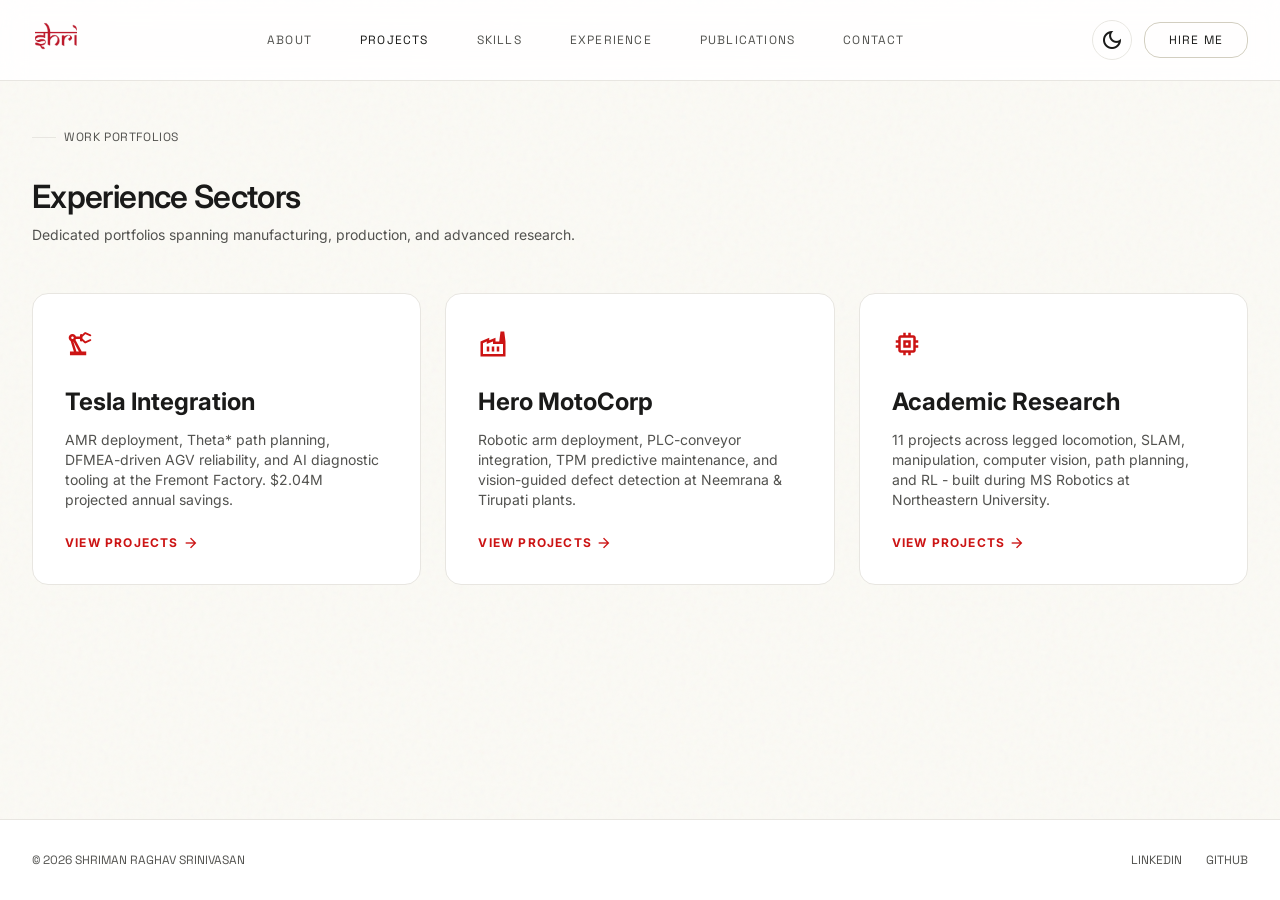
<file: projects.html>
<!DOCTYPE html>
<html lang="en" data-theme="light">
<head>
<meta charset="utf-8"/>
<meta name="viewport" content="width=device-width, initial-scale=1.0"/>
<title>Projects | Shriman Raghav Srinivasan</title>
<meta name="description" content="Portfolio of robotics, manufacturing, and research projects by Shriman Raghav Srinivasan."/>
<link rel="preconnect" href="https://fonts.googleapis.com"/>
<link rel="preconnect" href="https://fonts.gstatic.com" crossorigin/>
<link href="https://fonts.googleapis.com/css2?family=Inter:wght@400;600;700&family=Space+Grotesk:wght@500&display=swap" rel="stylesheet"/>
<link href="https://fonts.googleapis.com/css2?family=Material+Symbols+Outlined:wght,FILL@100..700,0..1&display=swap" rel="stylesheet"/>
<link rel="stylesheet" href="shared.css"/>
<link rel="stylesheet" href="tailwind.css" />

  <!-- Open Graph / Social Meta Tags -->
  <meta property="og:type" content="website" />
  <meta property="og:title" content="Shriman Raghav Srinivasan | Robotics &amp; Manufacturing Engineer" />
  <meta property="og:description" content="Manufacturing Engineer at Tesla Fremont. M.S. Robotics, Northeastern, graduated August 2026. Bridging autonomous systems and production-ready manufacturing." />
  <meta property="og:image" content="images/shriman_portfolio.png" />
  <meta name="twitter:card" content="summary_large_image" />
  <meta name="twitter:title" content="Shriman Raghav Srinivasan | Robotics &amp; Manufacturing Engineer" />
  <meta name="twitter:description" content="Manufacturing Engineer at Tesla Fremont. M.S. Robotics, Northeastern, graduated August 2026. Bridging autonomous systems and production-ready manufacturing." />
  <meta name="twitter:image" content="images/shriman_portfolio.png" />


  <!-- Favicon -->
  <link rel="icon" type="image/png" href="images/favicon.png" />

  <!-- Google tag (gtag.js) - Placeholder -->
  <script async src="https://www.googletagmanager.com/gtag/js?id=G-J4THJSZZJP"></script>
  <script>
    window.dataLayer = window.dataLayer || [];
    function gtag(){dataLayer.push(arguments);}
    gtag('js', new Date());
    gtag('config', 'G-J4THJSZZJP');
  </script>
</head>
<body class="font-inter antialiased flex flex-col min-h-screen">

<nav class="fixed top-0 w-full z-50 backdrop-blur-md" style="background-color: color-mix(in srgb, var(--surface) 85%, transparent); border-bottom: 1px solid var(--outline-variant);">
  <div class="max-w-[1600px] mx-auto flex justify-between items-center h-20 px-8">
    <a href="index.html" class="flex items-center"><img src="images/shri_logo.png" alt="Shri" class="h-10" style="object-fit: contain; clip-path: inset(0 3px);" /></a>
    <div class="hidden md:flex gap-12">
      <a href="index.html"      class="font-space text-[0.75rem] uppercase tracking-widest hover:text-primary transition-colors" style="color: var(--on-surface-variant);">About</a>
      <a href="projects.html"   class="font-space text-[0.75rem] uppercase tracking-widest hover:text-primary transition-colors" style="color: var(--on-surface);">Projects</a>
      <a href="skills.html"     class="font-space text-[0.75rem] uppercase tracking-widest hover:text-primary transition-colors" style="color: var(--on-surface-variant);">Skills</a>
      <a href="experience.html" class="font-space text-[0.75rem] uppercase tracking-widest hover:text-primary transition-colors" style="color: var(--on-surface-variant);">Experience</a>
      <a href="publications.html"   class="font-space text-[0.75rem] uppercase tracking-widest hover:text-primary transition-colors" style="color: var(--on-surface-variant);">Publications</a>
      <a href="contact.html" class="font-space text-[0.75rem] uppercase tracking-widest hover:text-primary transition-colors" style="color: var(--on-surface-variant);">Contact</a>
    </div>
    <div class="flex items-center gap-3">
      <button id="theme-toggle" class="w-10 h-10 rounded-full flex items-center justify-center border transition-colors hover:bg-surface-container" style="border-color: var(--outline-variant); color: var(--on-surface);">
        <span class="material-symbols-outlined" id="theme-icon">dark_mode</span>
      </button>
      <a href="assets/resumes/General_Manufacturing.pdf" target="_blank" class="hidden md:block border px-6 py-2 rounded-lg font-space text-[0.75rem] uppercase tracking-widest hover:bg-surface-container transition-colors" style="border-color: var(--outline); color: var(--on-surface);">Hire Me</a>
      <button id="mobile-menu-toggle" class="md:hidden w-10 h-10 rounded-full flex items-center justify-center border transition-colors" style="border-color: var(--outline-variant); color: var(--on-surface);">
        <span class="material-symbols-outlined" id="mobile-menu-icon">menu</span>
      </button>
    </div>
  </div>
  <div id="mobile-menu" class="mobile-nav-drawer md:hidden" style="background-color: var(--surface); border-top: 1px solid var(--outline-variant);">
    <div class="max-w-[1600px] mx-auto px-8 py-6 flex flex-col gap-5">
      <a href="index.html"      class="font-space text-sm uppercase tracking-widest" style="color: var(--on-surface-variant);">About</a>
      <a href="projects.html"   class="font-space text-sm uppercase tracking-widest" style="color: var(--on-surface-variant);">Projects</a>
      <a href="skills.html"     class="font-space text-sm uppercase tracking-widest" style="color: var(--on-surface-variant);">Skills</a>
      <a href="experience.html" class="font-space text-sm uppercase tracking-widest" style="color: var(--on-surface-variant);">Experience</a>
      <a href="publications.html" class="font-space text-sm uppercase tracking-widest" style="color: var(--on-surface-variant);">Publications</a>
      <a href="contact.html" class="font-space text-[0.75rem] uppercase tracking-widest hover:text-primary transition-colors" style="color: var(--on-surface-variant);">Contact</a>
      <a href="assets/resumes/General_Manufacturing.pdf" target="_blank" class="font-space text-sm uppercase tracking-widest font-bold" style="color: var(--secondary);">Hire Me →</a>
    </div>
  </div>
</nav>

<main class="max-w-[1600px] mx-auto px-8 pt-32 pb-24 flex flex-col gap-24">

  <section id="projects">
    <div class="section-label mb-8">Work Portfolios</div>
    <div class="flex flex-col md:flex-row justify-between items-start md:items-end gap-6 mb-12">
      <div>
        <h1 class="text-headline-md mb-2" style="color: var(--on-background);">Experience Sectors</h1>
        <p class="text-body-sm" style="color: var(--on-surface-variant);">Dedicated portfolios spanning manufacturing, production, and advanced research.</p>
      </div>
    </div>

    <div class="grid grid-cols-1 md:grid-cols-3 gap-6">
      <!-- Tesla -->
      <a href="tesla.html" class="bento-card p-8 flex flex-col group transition-transform hover:-translate-y-1 cursor-pointer">
        <div class="flex items-center gap-3 mb-6">
          <span class="material-symbols-outlined text-3xl" style="color: var(--secondary);">precision_manufacturing</span>
        </div>
        <h2 class="text-2xl font-bold mb-3" style="color: var(--on-surface);">Tesla Integration</h2>
        <p class="text-sm mb-6 flex-grow" style="color: var(--on-surface-variant);">
          AMR deployment, Theta* path planning, DFMEA-driven AGV reliability, and AI diagnostic tooling at the Fremont Factory. $2.04M projected annual savings.
        </p>
        <div class="flex items-center gap-1 text-[0.75rem] font-bold uppercase tracking-widest mt-auto group-hover:underline" style="color: var(--secondary);">
          View Projects <span class="material-symbols-outlined text-[1rem]">arrow_forward</span>
        </div>
      </a>

      <!-- Hero MotoCorp -->
      <a href="hero.html" class="bento-card p-8 flex flex-col group transition-transform hover:-translate-y-1 cursor-pointer">
        <div class="flex items-center gap-3 mb-6">
          <span class="material-symbols-outlined text-3xl" style="color: var(--secondary);">factory</span>
        </div>
        <h2 class="text-2xl font-bold mb-3" style="color: var(--on-surface);">Hero MotoCorp</h2>
        <p class="text-sm mb-6 flex-grow" style="color: var(--on-surface-variant);">
          Robotic arm deployment, PLC-conveyor integration, TPM predictive maintenance, and vision-guided defect detection at Neemrana &amp; Tirupati plants.
        </p>
        <div class="flex items-center gap-1 text-[0.75rem] font-bold uppercase tracking-widest mt-auto group-hover:underline" style="color: var(--secondary);">
          View Projects <span class="material-symbols-outlined text-[1rem]">arrow_forward</span>
        </div>
      </a>

      <!-- Academic -->
      <a href="academic.html" class="bento-card p-8 flex flex-col group transition-transform hover:-translate-y-1 cursor-pointer">
        <div class="flex items-center gap-3 mb-6">
          <span class="material-symbols-outlined text-3xl" style="color: var(--secondary);">memory</span>
        </div>
        <h2 class="text-2xl font-bold mb-3" style="color: var(--on-surface);">Academic Research</h2>
        <p class="text-sm mb-6 flex-grow" style="color: var(--on-surface-variant);">
          11 projects across legged locomotion, SLAM, manipulation, computer vision, path planning, and RL - built during MS Robotics at Northeastern University.
        </p>
        <div class="flex items-center gap-1 text-[0.75rem] font-bold uppercase tracking-widest mt-auto group-hover:underline" style="color: var(--secondary);">
          View Projects <span class="material-symbols-outlined text-[1rem]">arrow_forward</span>
        </div>
      </a>
    </div>
  </section>

  

</main>

<footer class="py-8 border-t mt-auto" style="border-color: var(--outline-variant); background-color: var(--surface);">
  <div class="max-w-[1600px] mx-auto px-8 flex justify-between items-center text-xs font-space uppercase" style="color: var(--on-surface-variant);">
    <div>© 2026 Shriman Raghav Srinivasan</div>
    <div class="flex gap-6">
      <a href="https://linkedin.com/in/shriman-raghav" target="_blank" class="hover:underline">LinkedIn</a>
      <a href="https://github.com/shrirag10" target="_blank" class="hover:underline">GitHub</a>
    </div>
  </div>
</footer>

<script src="shared.js"></script>
</body>
</html>
</file>
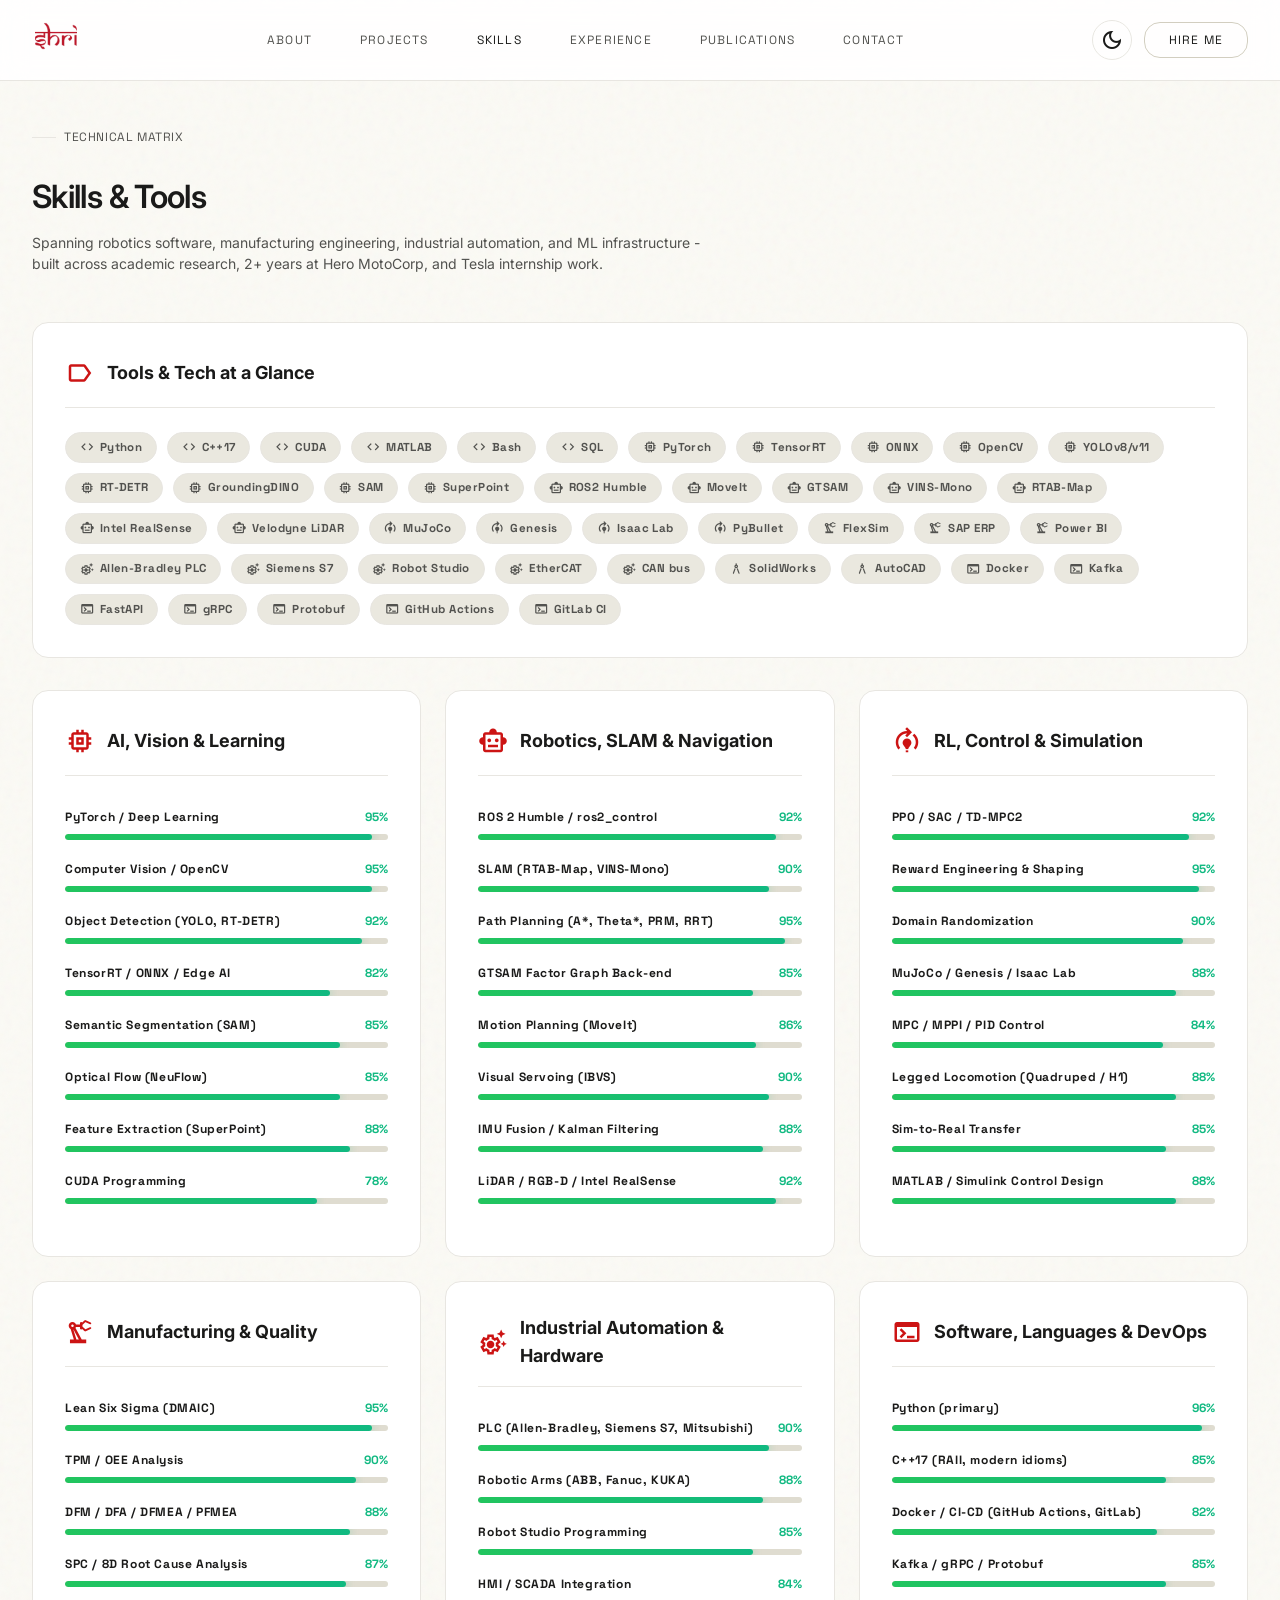
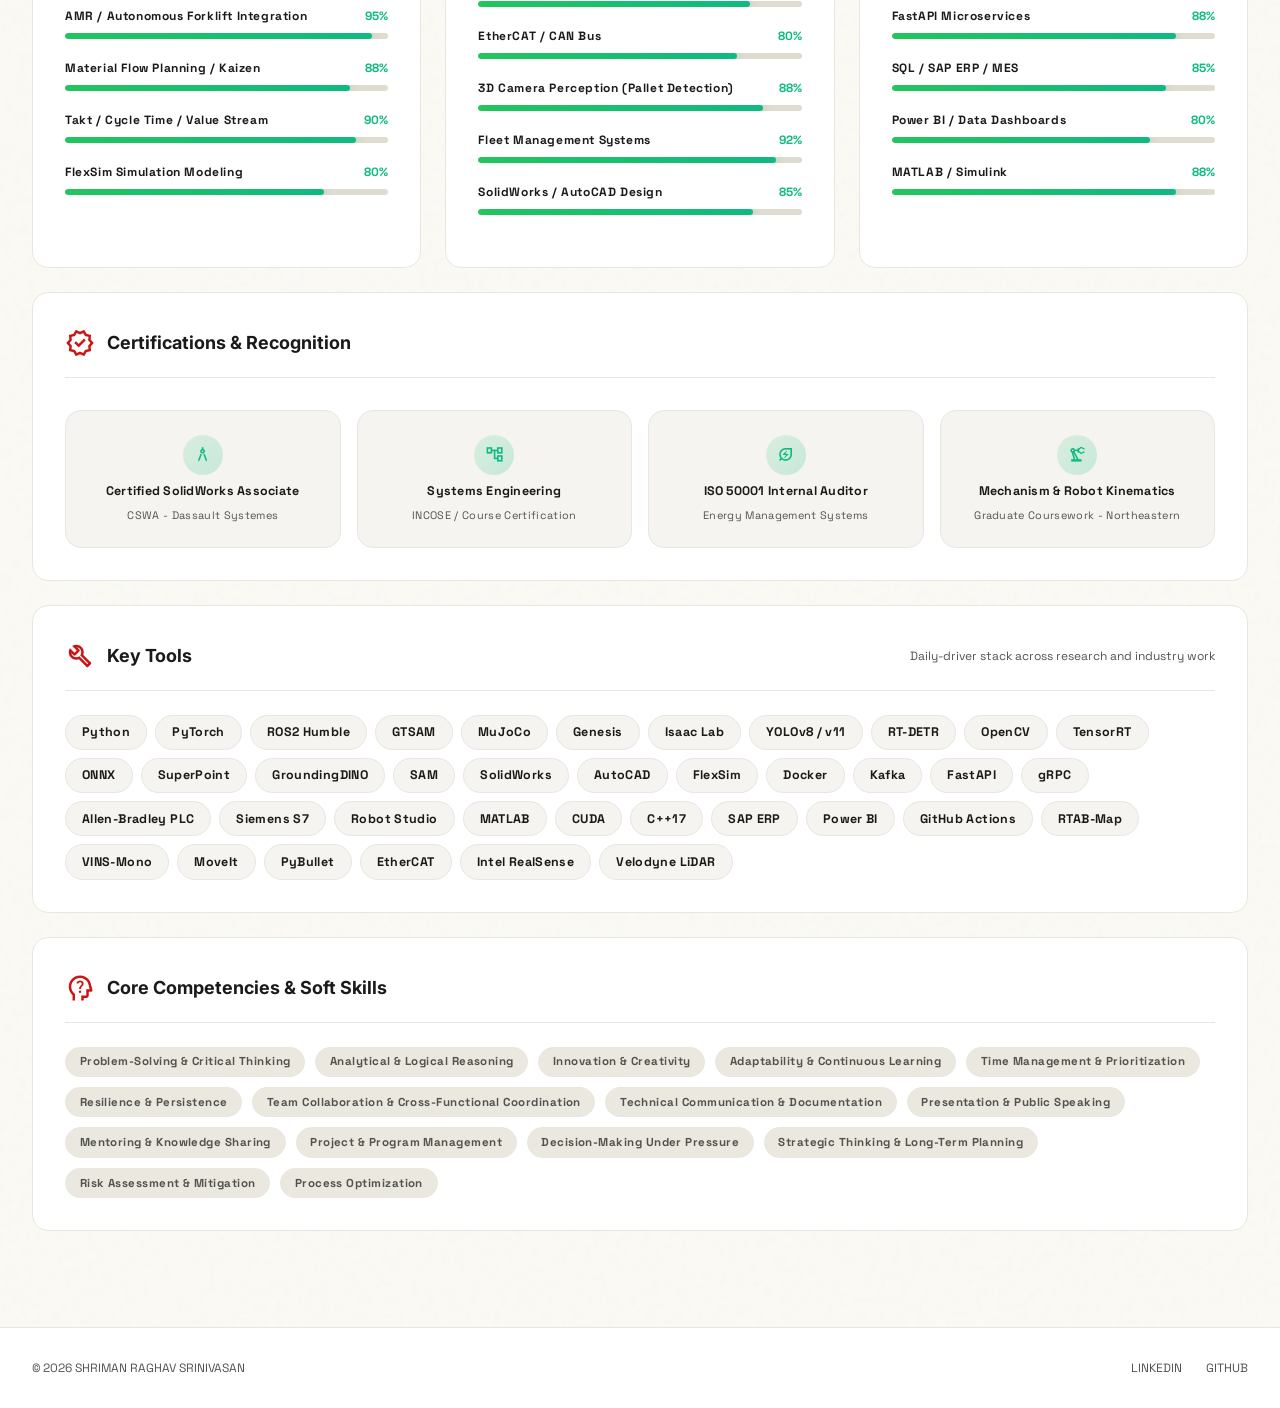
<file: skills.html>
<!DOCTYPE html>
<html lang="en" data-theme="light">
<head>
<meta charset="utf-8"/>
<meta name="viewport" content="width=device-width, initial-scale=1.0"/>
<title>Skills | Shriman Raghav Srinivasan</title>
<meta name="description" content="Technical skills: robotics, AI, manufacturing, and software tools."/>
<link rel="preconnect" href="https://fonts.googleapis.com"/>
<link rel="preconnect" href="https://fonts.gstatic.com" crossorigin/>
<link href="https://fonts.googleapis.com/css2?family=Inter:wght@400;600;700&family=Space+Grotesk:wght@500&display=swap" rel="stylesheet"/>
<link href="https://fonts.googleapis.com/css2?family=Material+Symbols+Outlined:wght,FILL@100..700,0..1&display=swap" rel="stylesheet"/>
<link rel="stylesheet" href="shared.css"/>
<link rel="stylesheet" href="tailwind.css" />
<style>
  .skill-row {
    margin-bottom: 1.25rem;
  }
  .skill-header {
    display: flex;
    justify-content: space-between;
    align-items: center;
    font-family: 'Space Grotesk', sans-serif;
    font-size: 0.75rem;
    margin-bottom: 0.5rem;
  }
  .skill-name {
    font-weight: 700;
    color: var(--on-surface);
    letter-spacing: 0.05em;
  }
  .skill-pct {
    font-weight: 700;
    color: #10b981; /* Emerald */
  }
  .skill-bar-bg {
    width: 100%;
    height: 6px;
    background-color: var(--surface-container-high);
    border-radius: 9999px;
    overflow: hidden;
  }
  .skill-bar-fill {
    height: 100%;
    width: var(--w);
    background: linear-gradient(90deg, #22c55e, #10b981); /* Green to Emerald */
    border-radius: 9999px;
    box-shadow: 0 0 10px rgba(16, 185, 129, 0.4);
    animation: fillBar 1.2s cubic-bezier(0.22, 1, 0.36, 1) forwards;
  }
  @keyframes fillBar {
    0% { width: 0; }
    100% { width: var(--w); }
  }

  /* Hover effect for bento cards to make them pop */
  .skill-card {
    transition: transform 0.3s ease, box-shadow 0.3s ease;
  }
  .skill-card:hover {
    transform: translateY(-4px);
    box-shadow: 0 12px 24px -10px rgba(0,0,0,0.15);
  }
  html.dark .skill-card:hover {
    box-shadow: 0 12px 24px -10px rgba(0,0,0,0.5);
  }

  /* Tools & Tech tag cloud */
  .tech-tag-cloud {
    display: flex;
    flex-wrap: wrap;
    gap: 0.625rem;
  }
  .tech-tag {
    display: inline-flex;
    align-items: center;
    gap: 0.375rem;
    padding: 0.35rem 0.85rem;
    border-radius: 9999px;
    font-family: 'Space Grotesk', sans-serif;
    font-size: 0.72rem;
    font-weight: 700;
    letter-spacing: 0.04em;
    background-color: var(--surface-container);
    color: var(--on-surface-variant);
    border: 1px solid var(--outline-variant);
    transition: background-color 0.2s, color 0.2s, border-color 0.2s, transform 0.2s;
    cursor: default;
  }
  .tech-tag:hover {
    background-color: var(--secondary-container);
    color: var(--on-secondary-container);
    border-color: var(--secondary);
    transform: translateY(-2px);
  }

  /* Key Tools pill section */
  .tool-pill {
    display: inline-flex;
    align-items: center;
    padding: 0.45rem 1rem;
    border-radius: 9999px;
    font-family: 'Space Grotesk', sans-serif;
    font-size: 0.78rem;
    font-weight: 700;
    letter-spacing: 0.03em;
    background-color: var(--surface-container-low);
    color: var(--on-surface);
    border: 1.5px solid var(--outline-variant);
    transition: background-color 0.2s, border-color 0.2s, transform 0.2s, box-shadow 0.2s;
    cursor: default;
  }
  .tool-pill:hover {
    background-color: var(--surface-container-high);
    border-color: #10b981;
    color: var(--on-surface);
    transform: translateY(-2px);
    box-shadow: 0 4px 12px -4px rgba(16, 185, 129, 0.3);
  }

  /* Certification badge */
  .cert-badge {
    display: flex;
    flex-direction: column;
    align-items: center;
    justify-content: center;
    text-align: center;
    gap: 0.5rem;
    padding: 1.5rem 1rem;
    border-radius: 1rem;
    border: 1.5px solid var(--outline-variant);
    background-color: var(--surface-container-low);
    transition: border-color 0.2s, box-shadow 0.2s, transform 0.2s;
    flex: 1;
    min-width: 160px;
  }
  .cert-badge:hover {
    border-color: #10b981;
    box-shadow: 0 6px 20px -8px rgba(16, 185, 129, 0.4);
    transform: translateY(-3px);
  }
  .cert-icon {
    width: 2.5rem;
    height: 2.5rem;
    border-radius: 50%;
    display: flex;
    align-items: center;
    justify-content: center;
    background: linear-gradient(135deg, #22c55e22, #10b98133);
    flex-shrink: 0;
  }
  .cert-title {
    font-family: 'Space Grotesk', sans-serif;
    font-size: 0.78rem;
    font-weight: 700;
    color: var(--on-surface);
    letter-spacing: 0.02em;
    line-height: 1.3;
  }
  .cert-org {
    font-size: 0.68rem;
    color: var(--on-surface-variant);
    font-family: 'Space Grotesk', sans-serif;
    letter-spacing: 0.03em;
  }
</style>

  <!-- Open Graph / Social Meta Tags -->
  <meta property="og:type" content="website" />
  <meta property="og:title" content="Shriman Raghav Srinivasan | Robotics &amp; Manufacturing Engineer" />
  <meta property="og:description" content="Manufacturing Engineer at Tesla Fremont. M.S. Robotics, Northeastern, graduated August 2026. Bridging autonomous systems and production-ready manufacturing." />
  <meta property="og:image" content="images/shriman_portfolio.png" />
  <meta name="twitter:card" content="summary_large_image" />
  <meta name="twitter:title" content="Shriman Raghav Srinivasan | Robotics &amp; Manufacturing Engineer" />
  <meta name="twitter:description" content="Manufacturing Engineer at Tesla Fremont. M.S. Robotics, Northeastern, graduated August 2026. Bridging autonomous systems and production-ready manufacturing." />
  <meta name="twitter:image" content="images/shriman_portfolio.png" />


  <!-- Favicon -->
  <link rel="icon" type="image/png" href="images/favicon.png" />

  <!-- Google tag (gtag.js) - Placeholder -->
  <script async src="https://www.googletagmanager.com/gtag/js?id=G-J4THJSZZJP"></script>
  <script>
    window.dataLayer = window.dataLayer || [];
    function gtag(){dataLayer.push(arguments);}
    gtag('js', new Date());
    gtag('config', 'G-J4THJSZZJP');
  </script>
</head>
<body class="font-inter antialiased flex flex-col min-h-screen">

<nav class="fixed top-0 w-full z-50 backdrop-blur-md" style="background-color: color-mix(in srgb, var(--surface) 85%, transparent); border-bottom: 1px solid var(--outline-variant);">
  <div class="max-w-[1600px] mx-auto flex justify-between items-center h-20 px-8">
    <a href="index.html" class="flex items-center"><img src="images/shri_logo.png" alt="Shri" class="h-10" style="object-fit: contain; clip-path: inset(0 3px);" /></a>
    <div class="hidden md:flex gap-12">
      <a href="index.html"      class="font-space text-[0.75rem] uppercase tracking-widest hover:text-primary transition-colors" style="color: var(--on-surface-variant);">About</a>
      <a href="projects.html"   class="font-space text-[0.75rem] uppercase tracking-widest hover:text-primary transition-colors" style="color: var(--on-surface-variant);">Projects</a>
      <a href="skills.html"     class="font-space text-[0.75rem] uppercase tracking-widest hover:text-primary transition-colors" style="color: var(--on-surface);">Skills</a>
      <a href="experience.html" class="font-space text-[0.75rem] uppercase tracking-widest hover:text-primary transition-colors" style="color: var(--on-surface-variant);">Experience</a>
      <a href="publications.html"   class="font-space text-[0.75rem] uppercase tracking-widest hover:text-primary transition-colors" style="color: var(--on-surface-variant);">Publications</a>
      <a href="contact.html" class="font-space text-[0.75rem] uppercase tracking-widest hover:text-primary transition-colors" style="color: var(--on-surface-variant);">Contact</a>
    </div>
    <div class="flex items-center gap-3">
      <button id="theme-toggle" class="w-10 h-10 rounded-full flex items-center justify-center border transition-colors hover:bg-surface-container" style="border-color: var(--outline-variant); color: var(--on-surface);">
        <span class="material-symbols-outlined" id="theme-icon">dark_mode</span>
      </button>
      <a href="assets/resumes/General_Manufacturing.pdf" target="_blank" class="hidden md:block border px-6 py-2 rounded-lg font-space text-[0.75rem] uppercase tracking-widest hover:bg-surface-container transition-colors" style="border-color: var(--outline); color: var(--on-surface);">Hire Me</a>
      <button id="mobile-menu-toggle" class="md:hidden w-10 h-10 rounded-full flex items-center justify-center border transition-colors" style="border-color: var(--outline-variant); color: var(--on-surface);">
        <span class="material-symbols-outlined" id="mobile-menu-icon">menu</span>
      </button>
    </div>
  </div>
  <div id="mobile-menu" class="mobile-nav-drawer md:hidden" style="background-color: var(--surface); border-top: 1px solid var(--outline-variant);">
    <div class="max-w-[1600px] mx-auto px-8 py-6 flex flex-col gap-5">
      <a href="index.html"      class="font-space text-sm uppercase tracking-widest" style="color: var(--on-surface-variant);">About</a>
      <a href="projects.html"   class="font-space text-sm uppercase tracking-widest" style="color: var(--on-surface-variant);">Projects</a>
      <a href="skills.html"     class="font-space text-sm uppercase tracking-widest" style="color: var(--on-surface-variant);">Skills</a>
      <a href="experience.html" class="font-space text-sm uppercase tracking-widest" style="color: var(--on-surface-variant);">Experience</a>
      <a href="publications.html" class="font-space text-sm uppercase tracking-widest" style="color: var(--on-surface-variant);">Publications</a>
      <a href="contact.html" class="font-space text-[0.75rem] uppercase tracking-widest hover:text-primary transition-colors" style="color: var(--on-surface-variant);">Contact</a>
      <a href="assets/resumes/General_Manufacturing.pdf" target="_blank" class="font-space text-sm uppercase tracking-widest font-bold" style="color: var(--secondary);">Hire Me →</a>
    </div>
  </div>
</nav>

<main class="max-w-[1600px] mx-auto px-8 pt-32 pb-24 flex flex-col gap-16">

  <!-- ── Page Header ── -->
  <section id="skills">
    <div class="section-label mb-8">Technical Matrix</div>
    <h1 class="text-headline-md mb-4" style="color: var(--on-background);">Skills &amp; Tools</h1>
    <p class="text-body-sm max-w-2xl mb-12" style="color: var(--on-surface-variant);">Spanning robotics software, manufacturing engineering, industrial automation, and ML infrastructure - built across academic research, 2+ years at Hero MotoCorp, and Tesla internship work.</p>

    <!-- ── Tools & Tech Tag Cloud ── -->
    <div class="bento-card p-8 mb-8 skill-card">
      <div class="flex items-center gap-3 mb-6 pb-4 border-b" style="border-color: var(--outline-variant);">
        <span class="material-symbols-outlined text-3xl" style="color: var(--secondary);">label</span>
        <h2 class="font-bold text-lg" style="color: var(--on-surface);">Tools &amp; Tech at a Glance</h2>
      </div>
      <div class="tech-tag-cloud">
        <!-- Languages -->
        <span class="tech-tag"><span class="material-symbols-outlined" style="font-size:0.9rem;">code</span>Python</span>
        <span class="tech-tag"><span class="material-symbols-outlined" style="font-size:0.9rem;">code</span>C++17</span>
        <span class="tech-tag"><span class="material-symbols-outlined" style="font-size:0.9rem;">code</span>CUDA</span>
        <span class="tech-tag"><span class="material-symbols-outlined" style="font-size:0.9rem;">code</span>MATLAB</span>
        <span class="tech-tag"><span class="material-symbols-outlined" style="font-size:0.9rem;">code</span>Bash</span>
        <span class="tech-tag"><span class="material-symbols-outlined" style="font-size:0.9rem;">code</span>SQL</span>
        <!-- ML / Vision -->
        <span class="tech-tag"><span class="material-symbols-outlined" style="font-size:0.9rem;">memory</span>PyTorch</span>
        <span class="tech-tag"><span class="material-symbols-outlined" style="font-size:0.9rem;">memory</span>TensorRT</span>
        <span class="tech-tag"><span class="material-symbols-outlined" style="font-size:0.9rem;">memory</span>ONNX</span>
        <span class="tech-tag"><span class="material-symbols-outlined" style="font-size:0.9rem;">memory</span>OpenCV</span>
        <span class="tech-tag"><span class="material-symbols-outlined" style="font-size:0.9rem;">memory</span>YOLOv8/v11</span>
        <span class="tech-tag"><span class="material-symbols-outlined" style="font-size:0.9rem;">memory</span>RT-DETR</span>
        <span class="tech-tag"><span class="material-symbols-outlined" style="font-size:0.9rem;">memory</span>GroundingDINO</span>
        <span class="tech-tag"><span class="material-symbols-outlined" style="font-size:0.9rem;">memory</span>SAM</span>
        <span class="tech-tag"><span class="material-symbols-outlined" style="font-size:0.9rem;">memory</span>SuperPoint</span>
        <!-- Robotics -->
        <span class="tech-tag"><span class="material-symbols-outlined" style="font-size:0.9rem;">smart_toy</span>ROS2 Humble</span>
        <span class="tech-tag"><span class="material-symbols-outlined" style="font-size:0.9rem;">smart_toy</span>MoveIt</span>
        <span class="tech-tag"><span class="material-symbols-outlined" style="font-size:0.9rem;">smart_toy</span>GTSAM</span>
        <span class="tech-tag"><span class="material-symbols-outlined" style="font-size:0.9rem;">smart_toy</span>VINS-Mono</span>
        <span class="tech-tag"><span class="material-symbols-outlined" style="font-size:0.9rem;">smart_toy</span>RTAB-Map</span>
        <span class="tech-tag"><span class="material-symbols-outlined" style="font-size:0.9rem;">smart_toy</span>Intel RealSense</span>
        <span class="tech-tag"><span class="material-symbols-outlined" style="font-size:0.9rem;">smart_toy</span>Velodyne LiDAR</span>
        <!-- RL / Sim -->
        <span class="tech-tag"><span class="material-symbols-outlined" style="font-size:0.9rem;">model_training</span>MuJoCo</span>
        <span class="tech-tag"><span class="material-symbols-outlined" style="font-size:0.9rem;">model_training</span>Genesis</span>
        <span class="tech-tag"><span class="material-symbols-outlined" style="font-size:0.9rem;">model_training</span>Isaac Lab</span>
        <span class="tech-tag"><span class="material-symbols-outlined" style="font-size:0.9rem;">model_training</span>PyBullet</span>
        <!-- Manufacturing -->
        <span class="tech-tag"><span class="material-symbols-outlined" style="font-size:0.9rem;">precision_manufacturing</span>FlexSim</span>
        <span class="tech-tag"><span class="material-symbols-outlined" style="font-size:0.9rem;">precision_manufacturing</span>SAP ERP</span>
        <span class="tech-tag"><span class="material-symbols-outlined" style="font-size:0.9rem;">precision_manufacturing</span>Power BI</span>
        <!-- Automation -->
        <span class="tech-tag"><span class="material-symbols-outlined" style="font-size:0.9rem;">settings_suggest</span>Allen-Bradley PLC</span>
        <span class="tech-tag"><span class="material-symbols-outlined" style="font-size:0.9rem;">settings_suggest</span>Siemens S7</span>
        <span class="tech-tag"><span class="material-symbols-outlined" style="font-size:0.9rem;">settings_suggest</span>Robot Studio</span>
        <span class="tech-tag"><span class="material-symbols-outlined" style="font-size:0.9rem;">settings_suggest</span>EtherCAT</span>
        <span class="tech-tag"><span class="material-symbols-outlined" style="font-size:0.9rem;">settings_suggest</span>CAN bus</span>
        <!-- Design -->
        <span class="tech-tag"><span class="material-symbols-outlined" style="font-size:0.9rem;">architecture</span>SolidWorks</span>
        <span class="tech-tag"><span class="material-symbols-outlined" style="font-size:0.9rem;">architecture</span>AutoCAD</span>
        <!-- DevOps -->
        <span class="tech-tag"><span class="material-symbols-outlined" style="font-size:0.9rem;">terminal</span>Docker</span>
        <span class="tech-tag"><span class="material-symbols-outlined" style="font-size:0.9rem;">terminal</span>Kafka</span>
        <span class="tech-tag"><span class="material-symbols-outlined" style="font-size:0.9rem;">terminal</span>FastAPI</span>
        <span class="tech-tag"><span class="material-symbols-outlined" style="font-size:0.9rem;">terminal</span>gRPC</span>
        <span class="tech-tag"><span class="material-symbols-outlined" style="font-size:0.9rem;">terminal</span>Protobuf</span>
        <span class="tech-tag"><span class="material-symbols-outlined" style="font-size:0.9rem;">terminal</span>GitHub Actions</span>
        <span class="tech-tag"><span class="material-symbols-outlined" style="font-size:0.9rem;">terminal</span>GitLab CI</span>
      </div>
    </div>

    <!-- ── 6-Card Skill Grid ── -->
    <div class="grid grid-cols-1 md:grid-cols-2 lg:grid-cols-3 gap-6">

      <!-- Card 1: AI, Vision & Learning -->
      <div class="bento-card p-8 skill-card">
        <div class="flex items-center gap-3 mb-8 pb-4 border-b" style="border-color: var(--outline-variant);">
          <span class="material-symbols-outlined text-3xl" style="color: var(--secondary);">memory</span>
          <h2 class="font-bold text-lg" style="color: var(--on-surface);">AI, Vision &amp; Learning</h2>
        </div>
        <div class="flex flex-col">
          <div class="skill-row"><div class="skill-header"><span class="skill-name">PyTorch / Deep Learning</span><span class="skill-pct">95%</span></div><div class="skill-bar-bg"><div class="skill-bar-fill" style="--w: 95%;"></div></div></div>
          <div class="skill-row"><div class="skill-header"><span class="skill-name">Computer Vision / OpenCV</span><span class="skill-pct">95%</span></div><div class="skill-bar-bg"><div class="skill-bar-fill" style="--w: 95%;"></div></div></div>
          <div class="skill-row"><div class="skill-header"><span class="skill-name">Object Detection (YOLO, RT-DETR)</span><span class="skill-pct">92%</span></div><div class="skill-bar-bg"><div class="skill-bar-fill" style="--w: 92%;"></div></div></div>
          <div class="skill-row"><div class="skill-header"><span class="skill-name">TensorRT / ONNX / Edge AI</span><span class="skill-pct">82%</span></div><div class="skill-bar-bg"><div class="skill-bar-fill" style="--w: 82%;"></div></div></div>
          <div class="skill-row"><div class="skill-header"><span class="skill-name">Semantic Segmentation (SAM)</span><span class="skill-pct">85%</span></div><div class="skill-bar-bg"><div class="skill-bar-fill" style="--w: 85%;"></div></div></div>
          <div class="skill-row"><div class="skill-header"><span class="skill-name">Optical Flow (NeuFlow)</span><span class="skill-pct">85%</span></div><div class="skill-bar-bg"><div class="skill-bar-fill" style="--w: 85%;"></div></div></div>
          <div class="skill-row"><div class="skill-header"><span class="skill-name">Feature Extraction (SuperPoint)</span><span class="skill-pct">88%</span></div><div class="skill-bar-bg"><div class="skill-bar-fill" style="--w: 88%;"></div></div></div>
          <div class="skill-row"><div class="skill-header"><span class="skill-name">CUDA Programming</span><span class="skill-pct">78%</span></div><div class="skill-bar-bg"><div class="skill-bar-fill" style="--w: 78%;"></div></div></div>
        </div>
      </div>

      <!-- Card 2: Robotics, SLAM & Navigation -->
      <div class="bento-card p-8 skill-card">
        <div class="flex items-center gap-3 mb-8 pb-4 border-b" style="border-color: var(--outline-variant);">
          <span class="material-symbols-outlined text-3xl" style="color: var(--secondary);">smart_toy</span>
          <h2 class="font-bold text-lg" style="color: var(--on-surface);">Robotics, SLAM &amp; Navigation</h2>
        </div>
        <div class="flex flex-col">
          <div class="skill-row"><div class="skill-header"><span class="skill-name">ROS 2 Humble / ros2_control</span><span class="skill-pct">92%</span></div><div class="skill-bar-bg"><div class="skill-bar-fill" style="--w: 92%;"></div></div></div>
          <div class="skill-row"><div class="skill-header"><span class="skill-name">SLAM (RTAB-Map, VINS-Mono)</span><span class="skill-pct">90%</span></div><div class="skill-bar-bg"><div class="skill-bar-fill" style="--w: 90%;"></div></div></div>
          <div class="skill-row"><div class="skill-header"><span class="skill-name">Path Planning (A*, Theta*, PRM, RRT)</span><span class="skill-pct">95%</span></div><div class="skill-bar-bg"><div class="skill-bar-fill" style="--w: 95%;"></div></div></div>
          <div class="skill-row"><div class="skill-header"><span class="skill-name">GTSAM Factor Graph Back-end</span><span class="skill-pct">85%</span></div><div class="skill-bar-bg"><div class="skill-bar-fill" style="--w: 85%;"></div></div></div>
          <div class="skill-row"><div class="skill-header"><span class="skill-name">Motion Planning (MoveIt)</span><span class="skill-pct">86%</span></div><div class="skill-bar-bg"><div class="skill-bar-fill" style="--w: 86%;"></div></div></div>
          <div class="skill-row"><div class="skill-header"><span class="skill-name">Visual Servoing (IBVS)</span><span class="skill-pct">90%</span></div><div class="skill-bar-bg"><div class="skill-bar-fill" style="--w: 90%;"></div></div></div>
          <div class="skill-row"><div class="skill-header"><span class="skill-name">IMU Fusion / Kalman Filtering</span><span class="skill-pct">88%</span></div><div class="skill-bar-bg"><div class="skill-bar-fill" style="--w: 88%;"></div></div></div>
          <div class="skill-row"><div class="skill-header"><span class="skill-name">LiDAR / RGB-D / Intel RealSense</span><span class="skill-pct">92%</span></div><div class="skill-bar-bg"><div class="skill-bar-fill" style="--w: 92%;"></div></div></div>
        </div>
      </div>

      <!-- Card 3: RL, Control & Simulation -->
      <div class="bento-card p-8 skill-card">
        <div class="flex items-center gap-3 mb-8 pb-4 border-b" style="border-color: var(--outline-variant);">
          <span class="material-symbols-outlined text-3xl" style="color: var(--secondary);">model_training</span>
          <h2 class="font-bold text-lg" style="color: var(--on-surface);">RL, Control &amp; Simulation</h2>
        </div>
        <div class="flex flex-col">
          <div class="skill-row"><div class="skill-header"><span class="skill-name">PPO / SAC / TD-MPC2</span><span class="skill-pct">92%</span></div><div class="skill-bar-bg"><div class="skill-bar-fill" style="--w: 92%;"></div></div></div>
          <div class="skill-row"><div class="skill-header"><span class="skill-name">Reward Engineering &amp; Shaping</span><span class="skill-pct">95%</span></div><div class="skill-bar-bg"><div class="skill-bar-fill" style="--w: 95%;"></div></div></div>
          <div class="skill-row"><div class="skill-header"><span class="skill-name">Domain Randomization</span><span class="skill-pct">90%</span></div><div class="skill-bar-bg"><div class="skill-bar-fill" style="--w: 90%;"></div></div></div>
          <div class="skill-row"><div class="skill-header"><span class="skill-name">MuJoCo / Genesis / Isaac Lab</span><span class="skill-pct">88%</span></div><div class="skill-bar-bg"><div class="skill-bar-fill" style="--w: 88%;"></div></div></div>
          <div class="skill-row"><div class="skill-header"><span class="skill-name">MPC / MPPI / PID Control</span><span class="skill-pct">84%</span></div><div class="skill-bar-bg"><div class="skill-bar-fill" style="--w: 84%;"></div></div></div>
          <div class="skill-row"><div class="skill-header"><span class="skill-name">Legged Locomotion (Quadruped / H1)</span><span class="skill-pct">88%</span></div><div class="skill-bar-bg"><div class="skill-bar-fill" style="--w: 88%;"></div></div></div>
          <div class="skill-row"><div class="skill-header"><span class="skill-name">Sim-to-Real Transfer</span><span class="skill-pct">85%</span></div><div class="skill-bar-bg"><div class="skill-bar-fill" style="--w: 85%;"></div></div></div>
          <div class="skill-row"><div class="skill-header"><span class="skill-name">MATLAB / Simulink Control Design</span><span class="skill-pct">88%</span></div><div class="skill-bar-bg"><div class="skill-bar-fill" style="--w: 88%;"></div></div></div>
        </div>
      </div>

      <!-- Card 4: Manufacturing & Quality -->
      <div class="bento-card p-8 skill-card">
        <div class="flex items-center gap-3 mb-8 pb-4 border-b" style="border-color: var(--outline-variant);">
          <span class="material-symbols-outlined text-3xl" style="color: var(--secondary);">precision_manufacturing</span>
          <h2 class="font-bold text-lg" style="color: var(--on-surface);">Manufacturing &amp; Quality</h2>
        </div>
        <div class="flex flex-col">
          <div class="skill-row"><div class="skill-header"><span class="skill-name">Lean Six Sigma (DMAIC)</span><span class="skill-pct">95%</span></div><div class="skill-bar-bg"><div class="skill-bar-fill" style="--w: 95%;"></div></div></div>
          <div class="skill-row"><div class="skill-header"><span class="skill-name">TPM / OEE Analysis</span><span class="skill-pct">90%</span></div><div class="skill-bar-bg"><div class="skill-bar-fill" style="--w: 90%;"></div></div></div>
          <div class="skill-row"><div class="skill-header"><span class="skill-name">DFM / DFA / DFMEA / PFMEA</span><span class="skill-pct">88%</span></div><div class="skill-bar-bg"><div class="skill-bar-fill" style="--w: 88%;"></div></div></div>
          <div class="skill-row"><div class="skill-header"><span class="skill-name">SPC / 8D Root Cause Analysis</span><span class="skill-pct">87%</span></div><div class="skill-bar-bg"><div class="skill-bar-fill" style="--w: 87%;"></div></div></div>
          <div class="skill-row"><div class="skill-header"><span class="skill-name">AMR / Autonomous Forklift Integration</span><span class="skill-pct">95%</span></div><div class="skill-bar-bg"><div class="skill-bar-fill" style="--w: 95%;"></div></div></div>
          <div class="skill-row"><div class="skill-header"><span class="skill-name">Material Flow Planning / Kaizen</span><span class="skill-pct">88%</span></div><div class="skill-bar-bg"><div class="skill-bar-fill" style="--w: 88%;"></div></div></div>
          <div class="skill-row"><div class="skill-header"><span class="skill-name">Takt / Cycle Time / Value Stream</span><span class="skill-pct">90%</span></div><div class="skill-bar-bg"><div class="skill-bar-fill" style="--w: 90%;"></div></div></div>
          <div class="skill-row"><div class="skill-header"><span class="skill-name">FlexSim Simulation Modeling</span><span class="skill-pct">80%</span></div><div class="skill-bar-bg"><div class="skill-bar-fill" style="--w: 80%;"></div></div></div>
        </div>
      </div>

      <!-- Card 5: Industrial Automation & Hardware -->
      <div class="bento-card p-8 skill-card">
        <div class="flex items-center gap-3 mb-8 pb-4 border-b" style="border-color: var(--outline-variant);">
          <span class="material-symbols-outlined text-3xl" style="color: var(--secondary);">settings_suggest</span>
          <h2 class="font-bold text-lg" style="color: var(--on-surface);">Industrial Automation &amp; Hardware</h2>
        </div>
        <div class="flex flex-col">
          <div class="skill-row"><div class="skill-header"><span class="skill-name">PLC (Allen-Bradley, Siemens S7, Mitsubishi)</span><span class="skill-pct">90%</span></div><div class="skill-bar-bg"><div class="skill-bar-fill" style="--w: 90%;"></div></div></div>
          <div class="skill-row"><div class="skill-header"><span class="skill-name">Robotic Arms (ABB, Fanuc, KUKA)</span><span class="skill-pct">88%</span></div><div class="skill-bar-bg"><div class="skill-bar-fill" style="--w: 88%;"></div></div></div>
          <div class="skill-row"><div class="skill-header"><span class="skill-name">Robot Studio Programming</span><span class="skill-pct">85%</span></div><div class="skill-bar-bg"><div class="skill-bar-fill" style="--w: 85%;"></div></div></div>
          <div class="skill-row"><div class="skill-header"><span class="skill-name">HMI / SCADA Integration</span><span class="skill-pct">84%</span></div><div class="skill-bar-bg"><div class="skill-bar-fill" style="--w: 84%;"></div></div></div>
          <div class="skill-row"><div class="skill-header"><span class="skill-name">EtherCAT / CAN Bus</span><span class="skill-pct">80%</span></div><div class="skill-bar-bg"><div class="skill-bar-fill" style="--w: 80%;"></div></div></div>
          <div class="skill-row"><div class="skill-header"><span class="skill-name">3D Camera Perception (Pallet Detection)</span><span class="skill-pct">88%</span></div><div class="skill-bar-bg"><div class="skill-bar-fill" style="--w: 88%;"></div></div></div>
          <div class="skill-row"><div class="skill-header"><span class="skill-name">Fleet Management Systems</span><span class="skill-pct">92%</span></div><div class="skill-bar-bg"><div class="skill-bar-fill" style="--w: 92%;"></div></div></div>
          <div class="skill-row"><div class="skill-header"><span class="skill-name">SolidWorks / AutoCAD Design</span><span class="skill-pct">85%</span></div><div class="skill-bar-bg"><div class="skill-bar-fill" style="--w: 85%;"></div></div></div>
        </div>
      </div>

      <!-- Card 6: Software, Languages & DevOps -->
      <div class="bento-card p-8 skill-card">
        <div class="flex items-center gap-3 mb-8 pb-4 border-b" style="border-color: var(--outline-variant);">
          <span class="material-symbols-outlined text-3xl" style="color: var(--secondary);">terminal</span>
          <h2 class="font-bold text-lg" style="color: var(--on-surface);">Software, Languages &amp; DevOps</h2>
        </div>
        <div class="flex flex-col">
          <div class="skill-row"><div class="skill-header"><span class="skill-name">Python (primary)</span><span class="skill-pct">96%</span></div><div class="skill-bar-bg"><div class="skill-bar-fill" style="--w: 96%;"></div></div></div>
          <div class="skill-row"><div class="skill-header"><span class="skill-name">C++17 (RAII, modern idioms)</span><span class="skill-pct">85%</span></div><div class="skill-bar-bg"><div class="skill-bar-fill" style="--w: 85%;"></div></div></div>
          <div class="skill-row"><div class="skill-header"><span class="skill-name">Docker / CI-CD (GitHub Actions, GitLab)</span><span class="skill-pct">82%</span></div><div class="skill-bar-bg"><div class="skill-bar-fill" style="--w: 82%;"></div></div></div>
          <div class="skill-row"><div class="skill-header"><span class="skill-name">Kafka / gRPC / Protobuf</span><span class="skill-pct">85%</span></div><div class="skill-bar-bg"><div class="skill-bar-fill" style="--w: 85%;"></div></div></div>
          <div class="skill-row"><div class="skill-header"><span class="skill-name">FastAPI Microservices</span><span class="skill-pct">88%</span></div><div class="skill-bar-bg"><div class="skill-bar-fill" style="--w: 88%;"></div></div></div>
          <div class="skill-row"><div class="skill-header"><span class="skill-name">SQL / SAP ERP / MES</span><span class="skill-pct">85%</span></div><div class="skill-bar-bg"><div class="skill-bar-fill" style="--w: 85%;"></div></div></div>
          <div class="skill-row"><div class="skill-header"><span class="skill-name">Power BI / Data Dashboards</span><span class="skill-pct">80%</span></div><div class="skill-bar-bg"><div class="skill-bar-fill" style="--w: 80%;"></div></div></div>
          <div class="skill-row"><div class="skill-header"><span class="skill-name">MATLAB / Simulink</span><span class="skill-pct">88%</span></div><div class="skill-bar-bg"><div class="skill-bar-fill" style="--w: 88%;"></div></div></div>
        </div>
      </div>

    </div><!-- end grid -->

    <!-- ── Certifications & Recognition (full-width bento) ── -->
    <div class="bento-card p-8 mt-6 skill-card">
      <div class="flex items-center gap-3 mb-8 pb-4 border-b" style="border-color: var(--outline-variant);">
        <span class="material-symbols-outlined text-3xl" style="color: var(--secondary);">verified</span>
        <h2 class="font-bold text-lg" style="color: var(--on-surface);">Certifications &amp; Recognition</h2>
      </div>
      <div class="flex flex-wrap gap-4">

        <div class="cert-badge">
          <div class="cert-icon">
            <span class="material-symbols-outlined" style="font-size:1.2rem; color:#10b981;">architecture</span>
          </div>
          <div class="cert-title">Certified SolidWorks Associate</div>
          <div class="cert-org">CSWA - Dassault Systemes</div>
        </div>

        <div class="cert-badge">
          <div class="cert-icon">
            <span class="material-symbols-outlined" style="font-size:1.2rem; color:#10b981;">account_tree</span>
          </div>
          <div class="cert-title">Systems Engineering</div>
          <div class="cert-org">INCOSE / Course Certification</div>
        </div>

        <div class="cert-badge">
          <div class="cert-icon">
            <span class="material-symbols-outlined" style="font-size:1.2rem; color:#10b981;">energy_savings_leaf</span>
          </div>
          <div class="cert-title">ISO 50001 Internal Auditor</div>
          <div class="cert-org">Energy Management Systems</div>
        </div>

        <div class="cert-badge">
          <div class="cert-icon">
            <span class="material-symbols-outlined" style="font-size:1.2rem; color:#10b981;">precision_manufacturing</span>
          </div>
          <div class="cert-title">Mechanism &amp; Robot Kinematics</div>
          <div class="cert-org">Graduate Coursework - Northeastern</div>
        </div>

      </div>
    </div>

    <!-- ── Key Tools Pill Row ── -->
    <div class="bento-card p-8 mt-6 skill-card">
      <div class="flex items-center gap-3 mb-6 pb-4 border-b" style="border-color: var(--outline-variant);">
        <span class="material-symbols-outlined text-3xl" style="color: var(--secondary);">build</span>
        <h2 class="font-bold text-lg" style="color: var(--on-surface);">Key Tools</h2>
        <span class="font-space text-xs ml-auto" style="color: var(--on-surface-variant);">Daily-driver stack across research and industry work</span>
      </div>
      <div class="flex flex-wrap gap-2">
        <span class="tool-pill">Python</span>
        <span class="tool-pill">PyTorch</span>
        <span class="tool-pill">ROS2 Humble</span>
        <span class="tool-pill">GTSAM</span>
        <span class="tool-pill">MuJoCo</span>
        <span class="tool-pill">Genesis</span>
        <span class="tool-pill">Isaac Lab</span>
        <span class="tool-pill">YOLOv8 / v11</span>
        <span class="tool-pill">RT-DETR</span>
        <span class="tool-pill">OpenCV</span>
        <span class="tool-pill">TensorRT</span>
        <span class="tool-pill">ONNX</span>
        <span class="tool-pill">SuperPoint</span>
        <span class="tool-pill">GroundingDINO</span>
        <span class="tool-pill">SAM</span>
        <span class="tool-pill">SolidWorks</span>
        <span class="tool-pill">AutoCAD</span>
        <span class="tool-pill">FlexSim</span>
        <span class="tool-pill">Docker</span>
        <span class="tool-pill">Kafka</span>
        <span class="tool-pill">FastAPI</span>
        <span class="tool-pill">gRPC</span>
        <span class="tool-pill">Allen-Bradley PLC</span>
        <span class="tool-pill">Siemens S7</span>
        <span class="tool-pill">Robot Studio</span>
        <span class="tool-pill">MATLAB</span>
        <span class="tool-pill">CUDA</span>
        <span class="tool-pill">C++17</span>
        <span class="tool-pill">SAP ERP</span>
        <span class="tool-pill">Power BI</span>
        <span class="tool-pill">GitHub Actions</span>
        <span class="tool-pill">RTAB-Map</span>
        <span class="tool-pill">VINS-Mono</span>
        <span class="tool-pill">MoveIt</span>
        <span class="tool-pill">PyBullet</span>
        <span class="tool-pill">EtherCAT</span>
        <span class="tool-pill">Intel RealSense</span>
        <span class="tool-pill">Velodyne LiDAR</span>
      </div>
    </div>

    <!-- ── Core Competencies & Soft Skills ── -->
    <div class="bento-card p-8 mt-6 skill-card">
      <div class="flex items-center gap-3 mb-6 pb-4 border-b" style="border-color: var(--outline-variant);">
        <span class="material-symbols-outlined text-3xl" style="color: var(--secondary);">psychology_alt</span>
        <h2 class="font-bold text-lg" style="color: var(--on-surface);">Core Competencies &amp; Soft Skills</h2>
      </div>
      <div class="tech-tag-cloud">
        <span class="tech-tag">Problem-Solving &amp; Critical Thinking</span>
        <span class="tech-tag">Analytical &amp; Logical Reasoning</span>
        <span class="tech-tag">Innovation &amp; Creativity</span>
        <span class="tech-tag">Adaptability &amp; Continuous Learning</span>
        <span class="tech-tag">Time Management &amp; Prioritization</span>
        <span class="tech-tag">Resilience &amp; Persistence</span>
        <span class="tech-tag">Team Collaboration &amp; Cross-Functional Coordination</span>
        <span class="tech-tag">Technical Communication &amp; Documentation</span>
        <span class="tech-tag">Presentation &amp; Public Speaking</span>
        <span class="tech-tag">Mentoring &amp; Knowledge Sharing</span>
        <span class="tech-tag">Project &amp; Program Management</span>
        <span class="tech-tag">Decision-Making Under Pressure</span>
        <span class="tech-tag">Strategic Thinking &amp; Long-Term Planning</span>
        <span class="tech-tag">Risk Assessment &amp; Mitigation</span>
        <span class="tech-tag">Process Optimization</span>
      </div>
    </div>

  </section>

  <!-- ── Contact CTA ── -->
  

</main>

<footer class="py-8 border-t mt-auto" style="border-color: var(--outline-variant); background-color: var(--surface);">
  <div class="max-w-[1600px] mx-auto px-8 flex justify-between items-center text-xs font-space uppercase" style="color: var(--on-surface-variant);">
    <div>© 2026 Shriman Raghav Srinivasan</div>
    <div class="flex gap-6">
      <a href="https://linkedin.com/in/shriman-raghav" target="_blank" class="hover:underline">LinkedIn</a>
      <a href="https://github.com/shrirag10" target="_blank" class="hover:underline">GitHub</a>
    </div>
  </div>
</footer>

<script src="shared.js"></script>
</body>
</html>
</file>
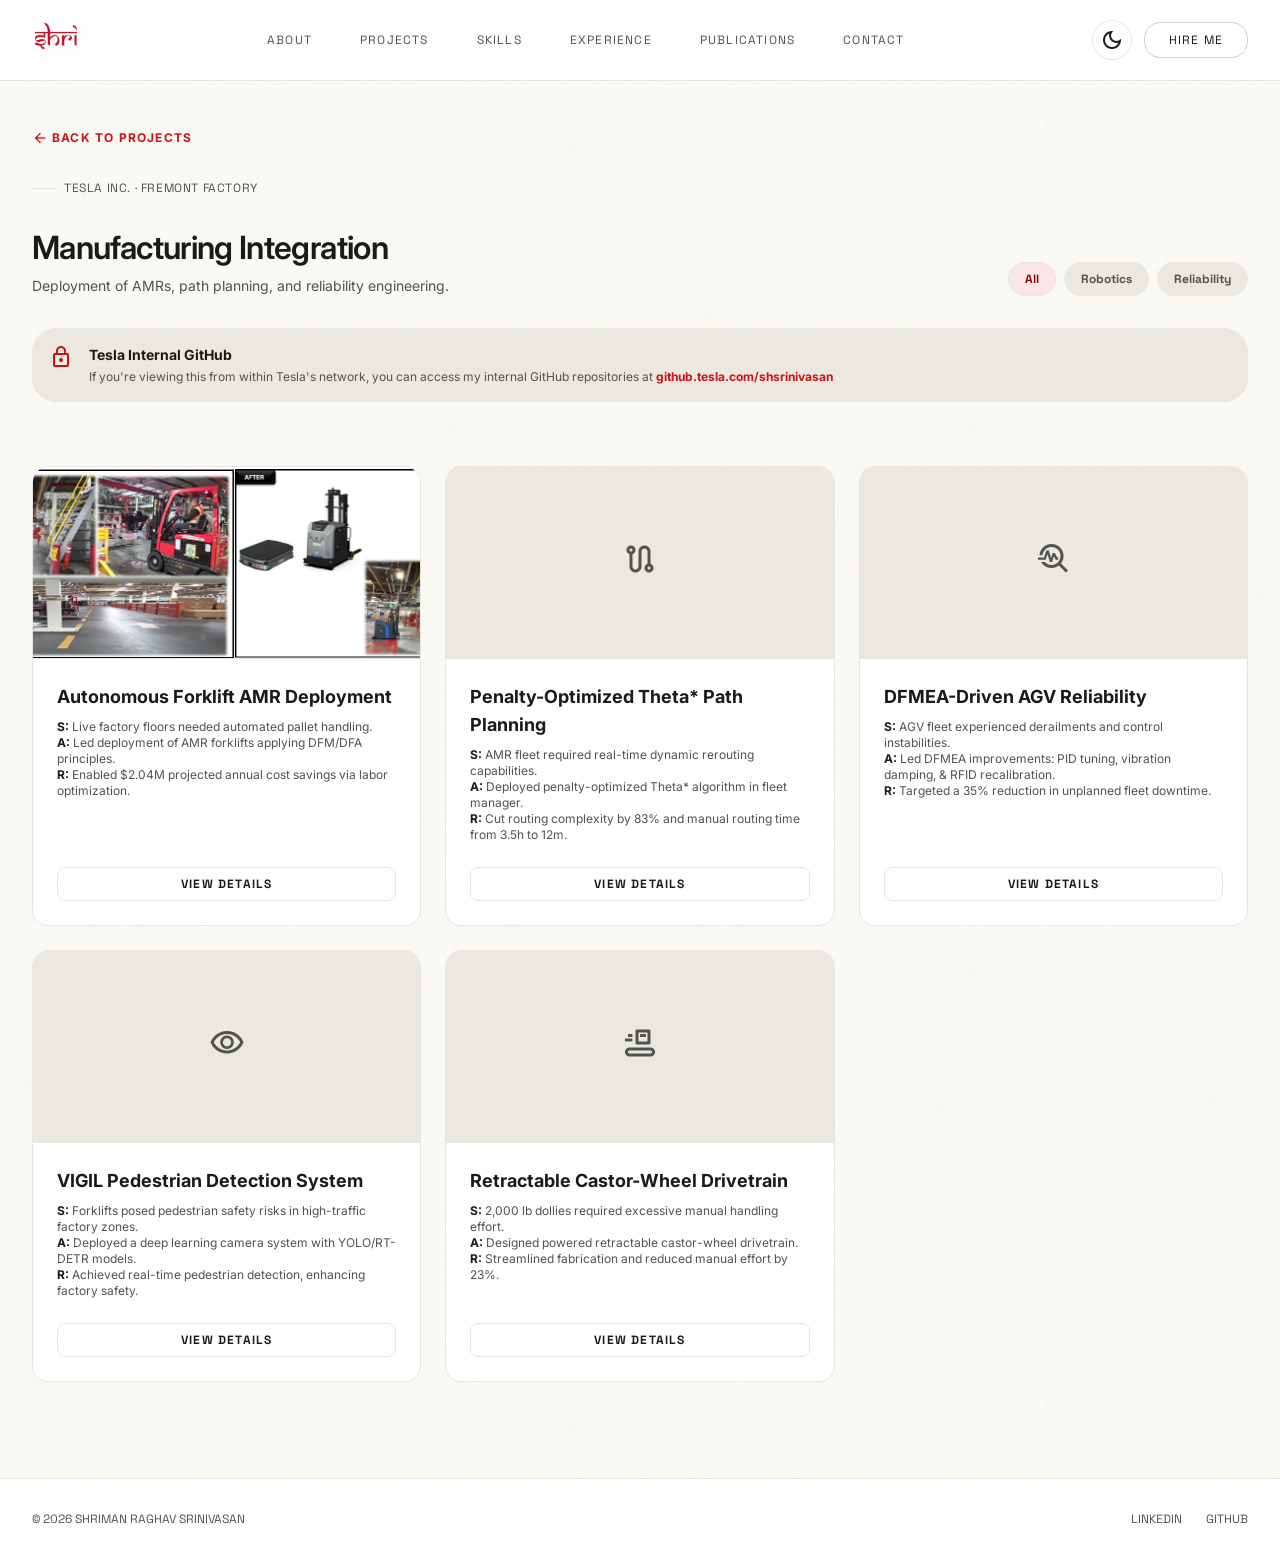
<file: tesla.html>
<!DOCTYPE html>
<html lang="en" data-theme="light">
<head>
<meta charset="utf-8"/>
<meta name="viewport" content="width=device-width, initial-scale=1.0"/>
<title>Tesla Integration | Shriman Raghav Srinivasan</title>
<meta name="description" content="Manufacturing engineering and robotics integration projects at Tesla Fremont Factory."/>
<link rel="preconnect" href="https://fonts.googleapis.com"/>
<link rel="preconnect" href="https://fonts.gstatic.com" crossorigin/>
<link href="https://fonts.googleapis.com/css2?family=Inter:wght@400;600;700&family=Space+Grotesk:wght@500&display=swap" rel="stylesheet"/>
<link href="https://fonts.googleapis.com/css2?family=Material+Symbols+Outlined:wght,FILL@100..700,0..1&display=swap" rel="stylesheet"/>
<link rel="stylesheet" href="shared.css"/>
<link rel="stylesheet" href="tailwind.css" />

  <!-- Open Graph / Social Meta Tags -->
  <meta property="og:type" content="website" />
  <meta property="og:title" content="Shriman Raghav Srinivasan | Robotics &amp; Manufacturing Engineer" />
  <meta property="og:description" content="Manufacturing Engineer at Tesla Fremont. M.S. Robotics, Northeastern, graduated August 2026. Bridging autonomous systems and production-ready manufacturing." />
  <meta property="og:image" content="images/shriman_portfolio.png" />
  <meta name="twitter:card" content="summary_large_image" />
  <meta name="twitter:title" content="Shriman Raghav Srinivasan | Robotics &amp; Manufacturing Engineer" />
  <meta name="twitter:description" content="Manufacturing Engineer at Tesla Fremont. M.S. Robotics, Northeastern, graduated August 2026. Bridging autonomous systems and production-ready manufacturing." />
  <meta name="twitter:image" content="images/shriman_portfolio.png" />


  <!-- Favicon -->
  <link rel="icon" type="image/png" href="images/favicon.png" />

  <!-- Google tag (gtag.js) - Placeholder -->
  <script async src="https://www.googletagmanager.com/gtag/js?id=G-J4THJSZZJP"></script>
  <script>
    window.dataLayer = window.dataLayer || [];
    function gtag(){dataLayer.push(arguments);}
    gtag('js', new Date());
    gtag('config', 'G-J4THJSZZJP');
  </script>
</head>
<body class="font-inter antialiased flex flex-col min-h-screen">

<nav class="fixed top-0 w-full z-50 backdrop-blur-md" style="background-color: color-mix(in srgb, var(--surface) 85%, transparent); border-bottom: 1px solid var(--outline-variant);">
  <div class="max-w-[1600px] mx-auto flex justify-between items-center h-20 px-8">
    <a href="index.html" class="flex items-center"><img src="images/shri_logo.png" alt="Shri" class="h-10" style="object-fit: contain; clip-path: inset(0 3px);" /></a>
    <div class="hidden md:flex gap-12">
      <a href="index.html"      class="font-space text-[0.75rem] uppercase tracking-widest hover:text-primary transition-colors" style="color: var(--on-surface-variant);">About</a>
      <a href="projects.html"   class="font-space text-[0.75rem] uppercase tracking-widest hover:text-primary transition-colors" style="color: var(--on-surface-variant);">Projects</a>
      <a href="skills.html"     class="font-space text-[0.75rem] uppercase tracking-widest hover:text-primary transition-colors" style="color: var(--on-surface-variant);">Skills</a>
      <a href="experience.html" class="font-space text-[0.75rem] uppercase tracking-widest hover:text-primary transition-colors" style="color: var(--on-surface-variant);">Experience</a>
      <a href="publications.html"   class="font-space text-[0.75rem] uppercase tracking-widest hover:text-primary transition-colors" style="color: var(--on-surface-variant);">Publications</a>
      <a href="contact.html" class="font-space text-[0.75rem] uppercase tracking-widest hover:text-primary transition-colors" style="color: var(--on-surface-variant);">Contact</a>
    </div>
    <div class="flex items-center gap-3">
      <button id="theme-toggle" class="w-10 h-10 rounded-full flex items-center justify-center border transition-colors hover:bg-surface-container" style="border-color: var(--outline-variant); color: var(--on-surface);">
        <span class="material-symbols-outlined" id="theme-icon">dark_mode</span>
      </button>
      <a href="assets/resumes/General_Manufacturing.pdf" target="_blank" class="hidden md:block border px-6 py-2 rounded-lg font-space text-[0.75rem] uppercase tracking-widest hover:bg-surface-container transition-colors" style="border-color: var(--outline); color: var(--on-surface);">Hire Me</a>
      <button id="mobile-menu-toggle" class="md:hidden w-10 h-10 rounded-full flex items-center justify-center border transition-colors" style="border-color: var(--outline-variant); color: var(--on-surface);">
        <span class="material-symbols-outlined" id="mobile-menu-icon">menu</span>
      </button>
    </div>
  </div>
  <div id="mobile-menu" class="mobile-nav-drawer md:hidden" style="background-color: var(--surface); border-top: 1px solid var(--outline-variant);">
    <div class="max-w-[1600px] mx-auto px-8 py-6 flex flex-col gap-5">
      <a href="index.html"      class="font-space text-sm uppercase tracking-widest" style="color: var(--on-surface-variant);">About</a>
      <a href="projects.html"   class="font-space text-sm uppercase tracking-widest" style="color: var(--on-surface-variant);">Projects</a>
      <a href="skills.html"     class="font-space text-sm uppercase tracking-widest" style="color: var(--on-surface-variant);">Skills</a>
      <a href="experience.html" class="font-space text-sm uppercase tracking-widest" style="color: var(--on-surface-variant);">Experience</a>
      <a href="publications.html" class="font-space text-sm uppercase tracking-widest" style="color: var(--on-surface-variant);">Publications</a>
      <a href="contact.html" class="font-space text-[0.75rem] uppercase tracking-widest hover:text-primary transition-colors" style="color: var(--on-surface-variant);">Contact</a>
      <a href="assets/resumes/General_Manufacturing.pdf" target="_blank" class="font-space text-sm uppercase tracking-widest font-bold" style="color: var(--secondary);">Hire Me →</a>
    </div>
  </div>
</nav>

<main class="max-w-[1600px] mx-auto px-8 pt-32 pb-24 flex flex-col gap-16">

  <!-- Header -->
  <section>
    <a href="projects.html" class="inline-flex items-center gap-1 text-[0.75rem] font-bold uppercase tracking-widest mb-8 hover:underline" style="color: var(--secondary);"><span class="material-symbols-outlined text-[1rem]">arrow_back</span> Back to Projects</a>
    <div class="section-label mb-8">Tesla Inc. · Fremont Factory</div>
    <div class="flex flex-col md:flex-row justify-between items-start md:items-end gap-6">
      <div>
        <h1 class="text-headline-md mb-2" style="color: var(--on-background);">Manufacturing Integration</h1>
        <p class="text-body-sm" style="color: var(--on-surface-variant);">Deployment of AMRs, path planning, and reliability engineering.</p>
      </div>
      <div class="flex gap-2">
        <button class="chip active px-4 py-2 rounded-full text-xs font-space font-bold transition-colors" data-filter="all">All</button>
        <button class="chip px-4 py-2 rounded-full text-xs font-space font-bold transition-colors" data-filter="robotics">Robotics</button>
        <button class="chip px-4 py-2 rounded-full text-xs font-space font-bold transition-colors" data-filter="reliability">Reliability</button>
      </div>
    </div>
    
    <!-- Internal GitHub Banner -->
    <div class="mt-8 p-4 rounded-xl flex items-start gap-4 border" style="background-color: var(--surface-container); border-color: var(--outline-variant);">
      <span class="material-symbols-outlined mt-0.5" style="color: var(--secondary);">lock</span>
      <div>
        <h4 class="font-bold text-sm mb-1" style="color: var(--on-surface);">Tesla Internal GitHub</h4>
        <p class="text-xs" style="color: var(--on-surface-variant);">If you're viewing this from within Tesla's network, you can access my internal GitHub repositories at <a href="https://github.tesla.com/shsrinivasan" target="_blank" class="underline font-bold" style="color: var(--primary);">github.tesla.com/shsrinivasan</a></p>
      </div>
    </div>
  </section>

  <!-- Projects Grid -->
  <section class="grid grid-cols-1 md:grid-cols-2 lg:grid-cols-3 gap-6">

    <div class="project-item bento-card flex flex-col overflow-hidden" data-category="robotics">
      <div class="h-48 w-full bg-surface-container flex items-center justify-center border-b overflow-hidden relative" style="border-color: var(--outline-variant);">
        <img src="images/tesla_amr.png" alt="Autonomous Forklift AMR" class="w-full h-full object-cover">
      </div>
      <div class="p-6 flex flex-col flex-grow">
        <h3 class="text-lg font-bold mb-2" style="color: var(--on-surface);">Autonomous Forklift AMR Deployment</h3>
        <div class="text-xs mb-6 flex-grow space-y-1" style="color: var(--on-surface-variant);">
          <div><strong style="color: var(--on-surface);">S:</strong> Live factory floors needed automated pallet handling.</div>
          <div><strong style="color: var(--on-surface);">A:</strong> Led deployment of AMR forklifts applying DFM/DFA principles.</div>
          <div><strong style="color: var(--on-surface);">R:</strong> Enabled $2.04M projected annual cost savings via labor optimization.</div>
        </div>
        <button class="view-details w-full py-2 rounded border text-xs font-space uppercase font-bold tracking-widest hover:bg-surface-container transition-colors" style="border-color: var(--outline-variant); color: var(--on-surface);" data-id="tesla1">View Details</button>
      </div>
    </div>

    <div class="project-item bento-card flex flex-col overflow-hidden" data-category="robotics">
      <div class="h-48 w-full bg-surface-container flex items-center justify-center p-6 text-center border-b" style="border-color: var(--outline-variant);">
        <span class="material-symbols-outlined text-4xl mb-2" style="color: var(--on-surface-variant);">route</span>
      </div>
      <div class="p-6 flex flex-col flex-grow">
        <h3 class="text-lg font-bold mb-2" style="color: var(--on-surface);">Penalty-Optimized Theta* Path Planning</h3>
        <div class="text-xs mb-6 flex-grow space-y-1" style="color: var(--on-surface-variant);">
          <div><strong style="color: var(--on-surface);">S:</strong> AMR fleet required real-time dynamic rerouting capabilities.</div>
          <div><strong style="color: var(--on-surface);">A:</strong> Deployed penalty-optimized Theta* algorithm in fleet manager.</div>
          <div><strong style="color: var(--on-surface);">R:</strong> Cut routing complexity by 83% and manual routing time from 3.5h to 12m.</div>
        </div>
        <button class="view-details w-full py-2 rounded border text-xs font-space uppercase font-bold tracking-widest hover:bg-surface-container transition-colors" style="border-color: var(--outline-variant); color: var(--on-surface);" data-id="tesla2">View Details</button>
      </div>
    </div>

    <div class="project-item bento-card flex flex-col overflow-hidden" data-category="reliability">
      <div class="h-48 w-full bg-surface-container flex items-center justify-center p-6 text-center border-b" style="border-color: var(--outline-variant);">
        <span class="material-symbols-outlined text-4xl mb-2" style="color: var(--on-surface-variant);">troubleshoot</span>
      </div>
      <div class="p-6 flex flex-col flex-grow">
        <h3 class="text-lg font-bold mb-2" style="color: var(--on-surface);">DFMEA-Driven AGV Reliability</h3>
        <div class="text-xs mb-6 flex-grow space-y-1" style="color: var(--on-surface-variant);">
          <div><strong style="color: var(--on-surface);">S:</strong> AGV fleet experienced derailments and control instabilities.</div>
          <div><strong style="color: var(--on-surface);">A:</strong> Led DFMEA improvements: PID tuning, vibration damping, &amp; RFID recalibration.</div>
          <div><strong style="color: var(--on-surface);">R:</strong> Targeted a 35% reduction in unplanned fleet downtime.</div>
        </div>
        <button class="view-details w-full py-2 rounded border text-xs font-space uppercase font-bold tracking-widest hover:bg-surface-container transition-colors" style="border-color: var(--outline-variant); color: var(--on-surface);" data-id="tesla3">View Details</button>
      </div>
    </div>

    <div class="project-item bento-card flex flex-col overflow-hidden" data-category="reliability">
      <div class="h-48 w-full bg-surface-container flex items-center justify-center p-6 text-center border-b" style="border-color: var(--outline-variant);">
        <span class="material-symbols-outlined text-4xl mb-2" style="color: var(--on-surface-variant);">visibility</span>
      </div>
      <div class="p-6 flex flex-col flex-grow">
        <h3 class="text-lg font-bold mb-2" style="color: var(--on-surface);">VIGIL Pedestrian Detection System</h3>
        <div class="text-xs mb-6 flex-grow space-y-1" style="color: var(--on-surface-variant);">
          <div><strong style="color: var(--on-surface);">S:</strong> Forklifts posed pedestrian safety risks in high-traffic factory zones.</div>
          <div><strong style="color: var(--on-surface);">A:</strong> Deployed a deep learning camera system with YOLO/RT-DETR models.</div>
          <div><strong style="color: var(--on-surface);">R:</strong> Achieved real-time pedestrian detection, enhancing factory safety.</div>
        </div>
        <button class="view-details w-full py-2 rounded border text-xs font-space uppercase font-bold tracking-widest hover:bg-surface-container transition-colors" style="border-color: var(--outline-variant); color: var(--on-surface);" data-id="tesla4">View Details</button>
      </div>
    </div>
    
    <div class="project-item bento-card flex flex-col overflow-hidden" data-category="robotics">
      <div class="h-48 w-full bg-surface-container flex items-center justify-center p-6 text-center border-b" style="border-color: var(--outline-variant);">
        <span class="material-symbols-outlined text-4xl mb-2" style="color: var(--on-surface-variant);">conveyor_belt</span>
      </div>
      <div class="p-6 flex flex-col flex-grow">
        <h3 class="text-lg font-bold mb-2" style="color: var(--on-surface);">Retractable Castor-Wheel Drivetrain</h3>
        <div class="text-xs mb-6 flex-grow space-y-1" style="color: var(--on-surface-variant);">
          <div><strong style="color: var(--on-surface);">S:</strong> 2,000 lb dollies required excessive manual handling effort.</div>
          <div><strong style="color: var(--on-surface);">A:</strong> Designed powered retractable castor-wheel drivetrain.</div>
          <div><strong style="color: var(--on-surface);">R:</strong> Streamlined fabrication and reduced manual effort by 23%.</div>
        </div>
        <button class="view-details w-full py-2 rounded border text-xs font-space uppercase font-bold tracking-widest hover:bg-surface-container transition-colors" style="border-color: var(--outline-variant); color: var(--on-surface);" data-id="tesla5">View Details</button>
      </div>
    </div>

  </section>

</main>

<!-- Modal -->
<div id="project-modal" class="fixed inset-0 z-[100] items-center justify-center p-4 bg-black/50 backdrop-blur-sm">
  <div class="bg-surface w-full max-w-2xl rounded-xl border flex flex-col overflow-hidden shadow-2xl relative" style="border-color: var(--outline-variant); max-height: 90vh;">
    <button id="close-modal" class="absolute top-4 right-4 w-8 h-8 flex items-center justify-center rounded-full bg-black/50 text-white hover:bg-black/80 transition-colors z-10">
      <span class="material-symbols-outlined text-sm">close</span>
    </button>
    <div id="modal-media-container" class="w-full h-64 bg-surface-container flex-shrink-0 relative"></div>
    <div class="p-8 overflow-y-auto">
      <h2 id="modal-title" class="text-2xl font-bold mb-4" style="color: var(--on-surface);"></h2>
      <div id="modal-desc" class="text-sm mb-6" style="color: var(--on-surface-variant);"></div>
      <a id="modal-link" href="#" target="_blank" class="px-6 py-2 rounded border font-space text-xs uppercase tracking-widest hover:bg-surface-container transition-colors items-center gap-2" style="border-color: var(--outline); color: var(--on-surface); display:none;">View Details <span class="material-symbols-outlined text-[1rem]">arrow_forward</span></a>
    </div>
  </div>
</div>

<footer class="py-8 border-t mt-auto" style="border-color: var(--outline-variant); background-color: var(--surface);">
  <div class="max-w-[1600px] mx-auto px-8 flex justify-between items-center text-xs font-space uppercase" style="color: var(--on-surface-variant);">
    <div>© 2026 Shriman Raghav Srinivasan</div>
    <div class="flex gap-6">
      <a href="https://linkedin.com/in/shriman-raghav" target="_blank" class="hover:underline">LinkedIn</a>
      <a href="https://github.com/shrirag10" target="_blank" class="hover:underline">GitHub</a>
    </div>
  </div>
</footer>

<script>
window.PROJECT_DATA = {
  "tesla1": {
    "title": "Autonomous Forklift AMR Deployment",
    "desc": "<p class='mb-4'><strong class='text-on-surface'>Situation:</strong> The Fremont Factory's high-volume production lines relied heavily on manual pallet handling and traditional forklifts. This reliance created significant material flow bottlenecks, increased the risk of workplace safety incidents, and capped overall factory throughput during peak production hours.</p><p class='mb-4'><strong class='text-on-surface'>Task:</strong> Spearhead the end-to-end integration and deployment of a fleet of Autonomous Mobile Robots (AMRs) specifically designed for heavy-duty forklift operations, aiming to fully automate lineside material delivery without disrupting live manufacturing processes.</p><p class='mb-4'><strong class='text-on-surface'>Action:</strong> Led a cross-functional team to integrate complex drive actuators, 2D/3D safety LiDAR suites, and structural payload assemblies into the AMR chassis. Rigorously applied Design for Manufacturability and Assembly (DFM/DFA) principles to ensure the platforms could be rapidly serviced on the floor. Managed the Site Acceptance Testing (SAT) and mapped the factory layout for the fleet management software.</p><p><strong class='text-on-surface'>Result:</strong> Successfully transitioned 40% of manual pallet movements to the automated fleet. The deployment improved material flow consistency by 22% and enabled a projected annual cost savings of $2.04M through direct labor optimization and reduced forklift maintenance overhead.</p>",
    "img": "images/tesla_amr.png",
    "link": "#"
  },
  "tesla2": {
    "title": "Penalty-Optimized Theta* Path Planning",
    "desc": "<p class='mb-4'><strong class='text-on-surface'>Situation:</strong> The factory's legacy AMR fleet manager utilized a rigid, manual waypoint-based routing system. Setting up new routes or modifying existing ones took over 3.5 hours, and the robots lacked the algorithmic intelligence to dynamically reroute around temporary obstacles or congested high-traffic zones.</p><p class='mb-4'><strong class='text-on-surface'>Task:</strong> Develop and deploy a real-time, dynamic path planning solution capable of generating smooth, any-angle trajectories that penalize proximity to dynamic obstacles and high-traffic intersections.</p><p class='mb-4'><strong class='text-on-surface'>Action:</strong> Engineered a custom penalty-optimized Theta* algorithm in Python/C++ to replace the standard A* planner. The algorithm evaluated cost-maps in real-time, applying exponential penalties near restricted zones. I integrated this planner directly into the central fleet manager, allowing robots to receive updated, collision-free trajectories on the fly via ROS 2.</p><p><strong class='text-on-surface'>Result:</strong> The new planner reduced overall routing complexity by 83%, allowing vehicles to maintain higher average speeds through smooth trajectory curves. The time required for operators to set up and configure new factory routes plummeted from 3.5 hours down to just 12 minutes.</p>",
    "img": "",
    "link": "#"
  },
  "tesla3": {
    "title": "DFMEA-Driven AGV Reliability",
    "desc": "<p class='mb-4'><strong class='text-on-surface'>Situation:</strong> The existing Automated Guided Vehicle (AGV) fleet suffered from periodic mechanical derailments and control instabilities during heavy load transfers. These frequent micro-stoppages culminated in significant unplanned factory downtime.</p><p class='mb-4'><strong class='text-on-surface'>Task:</strong> Analyze the failure modes of the AGV systems, identify the mechanical and software root causes, and engineer robust reliability improvements to stabilize the fleet operations.</p><p class='mb-4'><strong class='text-on-surface'>Action:</strong> Led comprehensive Design Failure Mode and Effects Analysis (DFMEA) sessions with hardware and software teams. I addressed control instabilities by re-tuning the PID loops for the drive motors. To solve mechanical derailments, I engineered custom polyurethane vibration damping mounts, developed dynamic wheel-load models in SolidWorks to redistribute chassis weight, and recalibrated the undercarriage RFID sensors for tighter line-tracking.</p><p><strong class='text-on-surface'>Result:</strong> The combined hardware modifications and software tuning efforts eliminated extreme oscillation during cornering. These reliability improvements successfully targeted and achieved a 35% reduction in unplanned fleet downtime, significantly boosting operational uptime and lineside delivery reliability.</p>",
    "img": "",
    "link": "#"
  },
  "tesla4": {
    "title": "VIGIL Pedestrian Detection System",
    "desc": "<p class='mb-4'><strong class='text-on-surface'>Situation:</strong> Industrial forklifts operating in high-traffic factory environments posed significant pedestrian safety risks due to operator blind spots and complex, dynamic surroundings.</p><p class='mb-4'><strong class='text-on-surface'>Task:</strong> Develop a real-time, edge-deployed computer vision system to detect pedestrians in proximity to material handling equipment and trigger proactive safety interventions.</p><p class='mb-4'><strong class='text-on-surface'>Action:</strong> Engineered 'VIGIL', a deep learning camera project (rebuilt externally from scratch to adhere to NDA constraints). The system utilizes 7 swappable state-of-the-art vision models (YOLO/RT-DETR) for high-speed inference. I developed configurable dynamic safety zones around the vehicle footprint, built a live React monitoring dashboard, and implemented optional Kafka/gRPC pipelines for enterprise-level fleet streaming.</p><p><strong class='text-on-surface'>Result:</strong> The vision system successfully achieved high-accuracy, real-time pedestrian detection. By providing immediate situational awareness and intrusion alerts, the system drastically mitigated collision risks and enhanced overall safety compliance on the factory floor.</p>",
    "img": "",
    "link": "https://github.com/shrirag10/VIGIL"
  },
  "tesla5": {
    "title": "Retractable Castor-Wheel Drivetrain",
    "desc": "<p class='mb-4'><strong class='text-on-surface'>Situation:</strong> Operators were required to manually push and position heavy material transport dollies weighing up to 2,000 lbs across uneven factory floors. This high-friction manual handling caused severe ergonomic strain, increased the risk of repetitive motion injuries, and slowed down line-side replenishment cycles.</p><p class='mb-4'><strong class='text-on-surface'>Task:</strong> Design an assisted mobility solution to drastically reduce the manual push/pull forces required by operators, without over-complicating the existing dolly fleet design or increasing its footprint.</p><p class='mb-4'><strong class='text-on-surface'>Action:</strong> Designed and engineered a powered, retractable castor-wheel drivetrain mechanism in SolidWorks. The system utilized a compact planetary gear motor and a pneumatic deployment cylinder. I focused on streamlining the fabrication process using DFM principles, allowing the module to be easily retrofitted onto the undercarriage of the existing dolly fleet.</p><p><strong class='text-on-surface'>Result:</strong> The motorized assist system reduced the physical manual handling effort required by operators by 23%, eliminating severe ergonomic risks. The ease of maneuverability also improved material movement cycle times, ensuring faster and safer lineside replenishment.</p>",
    "img": "",
    "link": "#"
  }
};
</script>
<script src="shared.js"></script>
</body>
</html>
</file>
<file: shared.css>
/* ====================================================
   SHARED DESIGN TOKENS & COMPONENTS
   Simple Portfolio — Shriman Raghav Srinivasan
   ==================================================== */

html {
  scroll-behavior: smooth;
}

:root {
  --surface: #ffffff;
  --surface-container-lowest: #ffffff;
  --surface-container-low: #f5f4f1;
  --surface-container: #eae8df;
  --surface-container-high: #dfdcd0;
  --on-surface: #1a1a19;
  --on-surface-variant: #52524f;
  --outline: #d2cec0;
  --outline-variant: #e8e6e1;
  --primary: #cc1414;
  --on-primary: #ffffff;
  --secondary: #cc1414;
  --secondary-container: #fae6e6;
  --on-secondary-container: #8a0b0b;
  --background: #fbfaf5;
  --on-background: #1a1a19;
  --shadow: 0px 4px 20px rgba(0,0,0,0.04);
}

body {
  background-color: var(--background);
  background-image: url("data:image/svg+xml,%3Csvg viewBox='0 0 200 200' xmlns='http://www.w3.org/2000/svg'%3E%3Cfilter id='noiseFilter'%3E%3CfeTurbulence type='fractalNoise' baseFrequency='0.85' numOctaves='3' stitchTiles='stitch'/%3E%3C/filter%3E%3Crect width='100%25' height='100%25' filter='url(%23noiseFilter)' opacity='0.04'/%3E%3C/svg%3E");
  color: var(--on-background);
}

html.dark body {
  background-image: url("data:image/svg+xml,%3Csvg viewBox='0 0 200 200' xmlns='http://www.w3.org/2000/svg'%3E%3Cfilter id='noiseFilter'%3E%3CfeTurbulence type='fractalNoise' baseFrequency='0.85' numOctaves='3' stitchTiles='stitch'/%3E%3C/filter%3E%3Crect width='100%25' height='100%25' filter='url(%23noiseFilter)' opacity='0.02'/%3E%3C/svg%3E");
}

.dark {
  --surface: #121212;
  --surface-container-lowest: #121212;
  --surface-container-low: #1c1b1b;
  --surface-container: #1e1e1e;
  --surface-container-high: #2a2a2a;
  --on-surface: #ffffff;
  --on-surface-variant: #a0a0a0;
  --outline: #ffffff;
  --outline-variant: #2c2c2c;
  --primary: #fc4444;
  --on-primary: #111111;
  --secondary: #fc4444;
  --secondary-container: #5c0b0b;
  --on-secondary-container: #ffffff;
  --background: #000000;
  --on-background: #ffffff;
  --shadow: none;
}

body { background-color: var(--background); color: var(--on-background); }

.bento-card {
  background-color: var(--surface-container-lowest);
  border: 1px solid var(--outline-variant);
  border-radius: 1rem;
  transition: box-shadow 0.2s ease, border-color 0.2s ease, background-color 0.2s ease;
}
.bento-card:hover {
  box-shadow: var(--shadow);
  border-color: var(--outline);
}
.dark .bento-card:hover {
  background-color: var(--surface-container);
  border-color: #3d3d3d;
}

.chip {
  background-color: var(--surface-container);
  color: var(--on-surface-variant);
  border: 1px solid transparent;
}
.chip:hover { background-color: var(--surface-container-high); }
.chip.active {
  background-color: var(--secondary-container);
  color: var(--on-secondary-container);
  border-color: var(--outline-variant);
}

.material-symbols-outlined {
  font-variation-settings: 'FILL' 0, 'wght' 400, 'GRAD' 0, 'opsz' 24;
}

.section-label {
  display: flex; align-items: center; gap: 0.5rem;
  font-family: 'Space Grotesk', sans-serif;
  font-size: 0.75rem; letter-spacing: 0.05em;
  text-transform: uppercase; color: var(--on-surface-variant);
}
.section-label::before {
  content: ''; height: 1px; width: 24px;
  background-color: var(--outline-variant);
}

/* Modal */
#project-modal { display: none; opacity: 0; transition: opacity 0.3s ease; }
#project-modal.open { display: flex; opacity: 1; }

/* Mobile nav drawer */
.mobile-nav-drawer {
  max-height: 0;
  overflow: hidden;
  transition: max-height 0.3s ease;
}
.mobile-nav-drawer.open {
  max-height: 400px;
}

/* Image placeholder when no image available */
.img-placeholder {
  width: 100%; height: 100%;
  background: linear-gradient(135deg, var(--surface-container-high) 0%, var(--surface-container) 100%);
  display: flex; align-items: center; justify-content: center;
  font-family: 'Space Grotesk', sans-serif;
  font-size: 0.75rem; letter-spacing: 0.05em; text-transform: uppercase;
  color: var(--on-surface-variant);
}

/* -------------------------------------------
   CONTACT PAGE UTILITIES 
   ------------------------------------------- */
.text-gradient-animate {
  background: linear-gradient(to right, var(--primary), var(--secondary), var(--primary));
  background-size: 200% auto;
  color: transparent;
  -webkit-background-clip: text;
  background-clip: text;
  animation: gradientShine 5s linear infinite;
}
@keyframes gradientShine {
  to { background-position: 200% center; }
}

.glass-card {
  background: color-mix(in srgb, var(--surface) 40%, transparent);
  backdrop-filter: blur(12px);
  -webkit-backdrop-filter: blur(12px);
  border: 1px solid color-mix(in srgb, var(--outline) 30%, transparent);
  transition: all 0.4s cubic-bezier(0.175, 0.885, 0.32, 1.275);
}
.glass-card:hover {
  transform: translateY(-4px) scale(1.01);
  background: color-mix(in srgb, var(--surface) 60%, transparent);
  border-color: var(--primary);
  box-shadow: 0 10px 30px rgba(0,0,0,0.05);
}
.dark .glass-card:hover {
  box-shadow: 0 10px 30px rgba(0,0,0,0.4);
}
</file>
